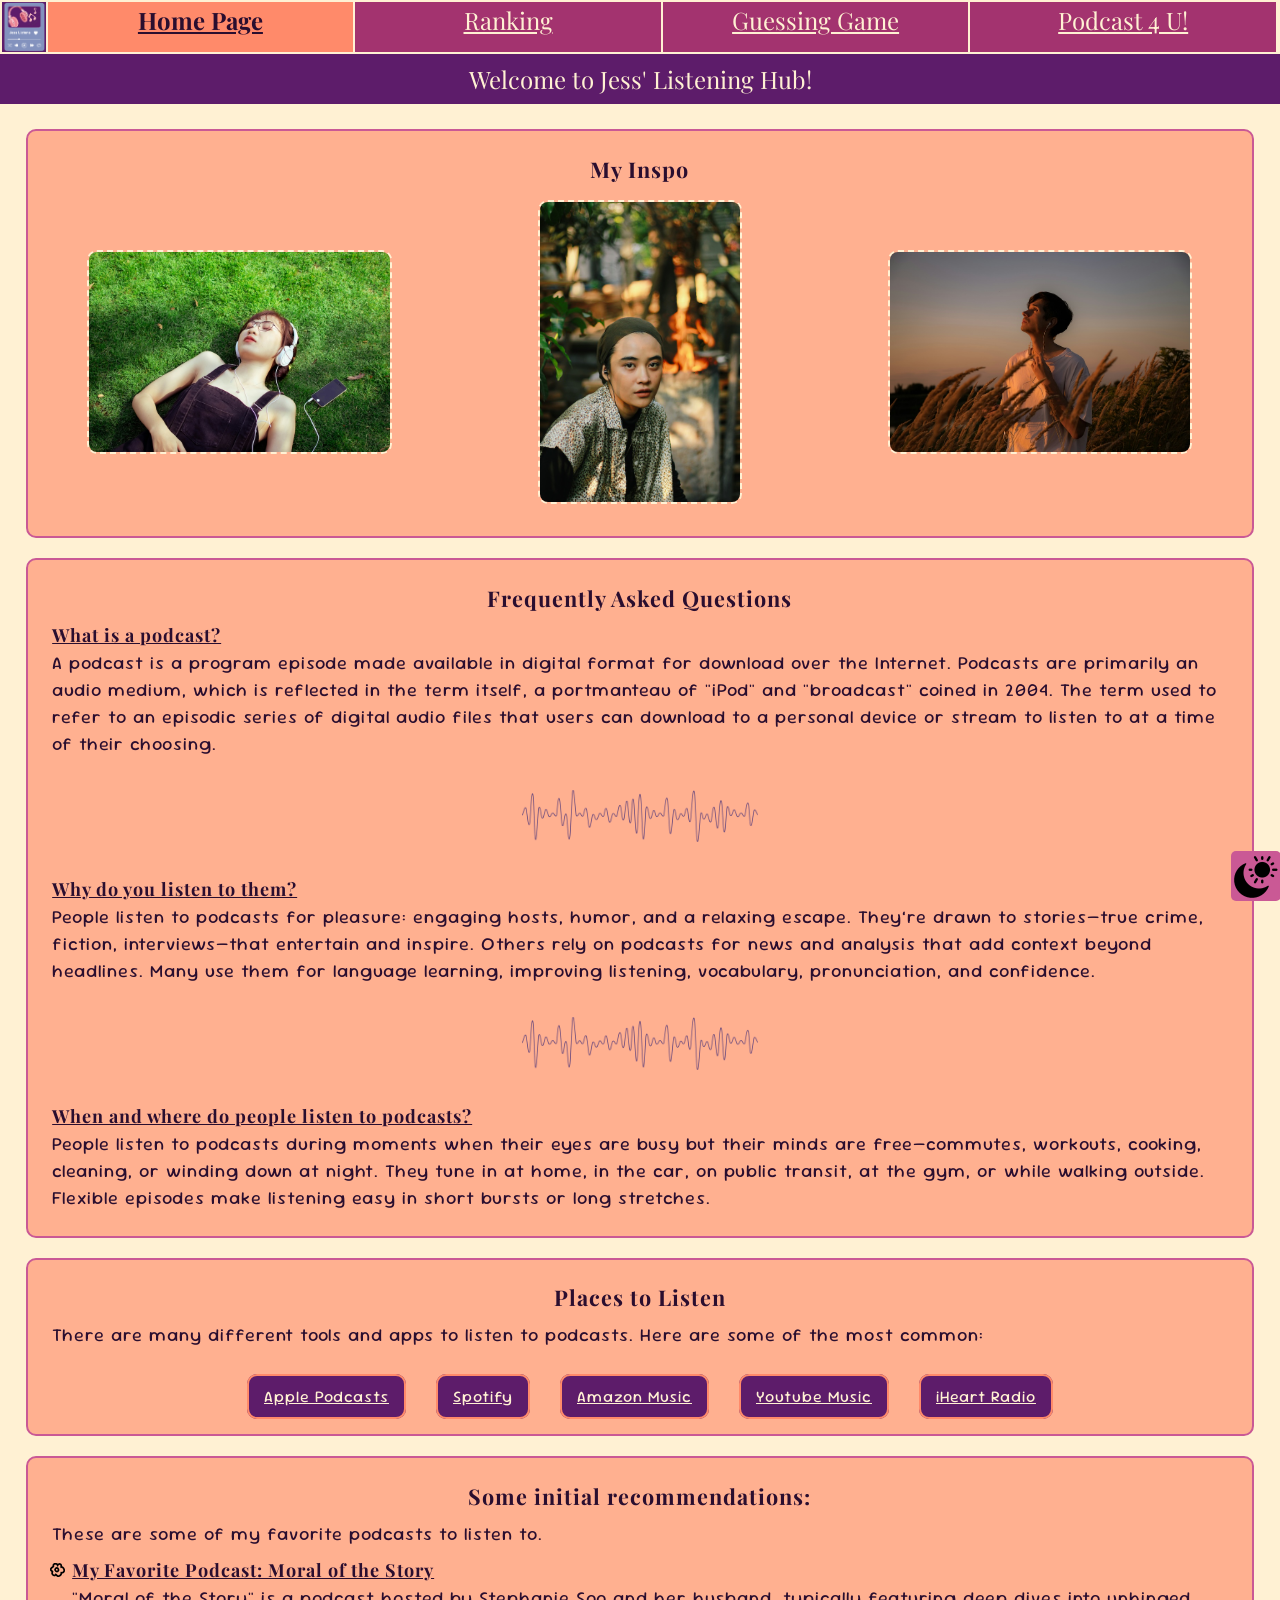
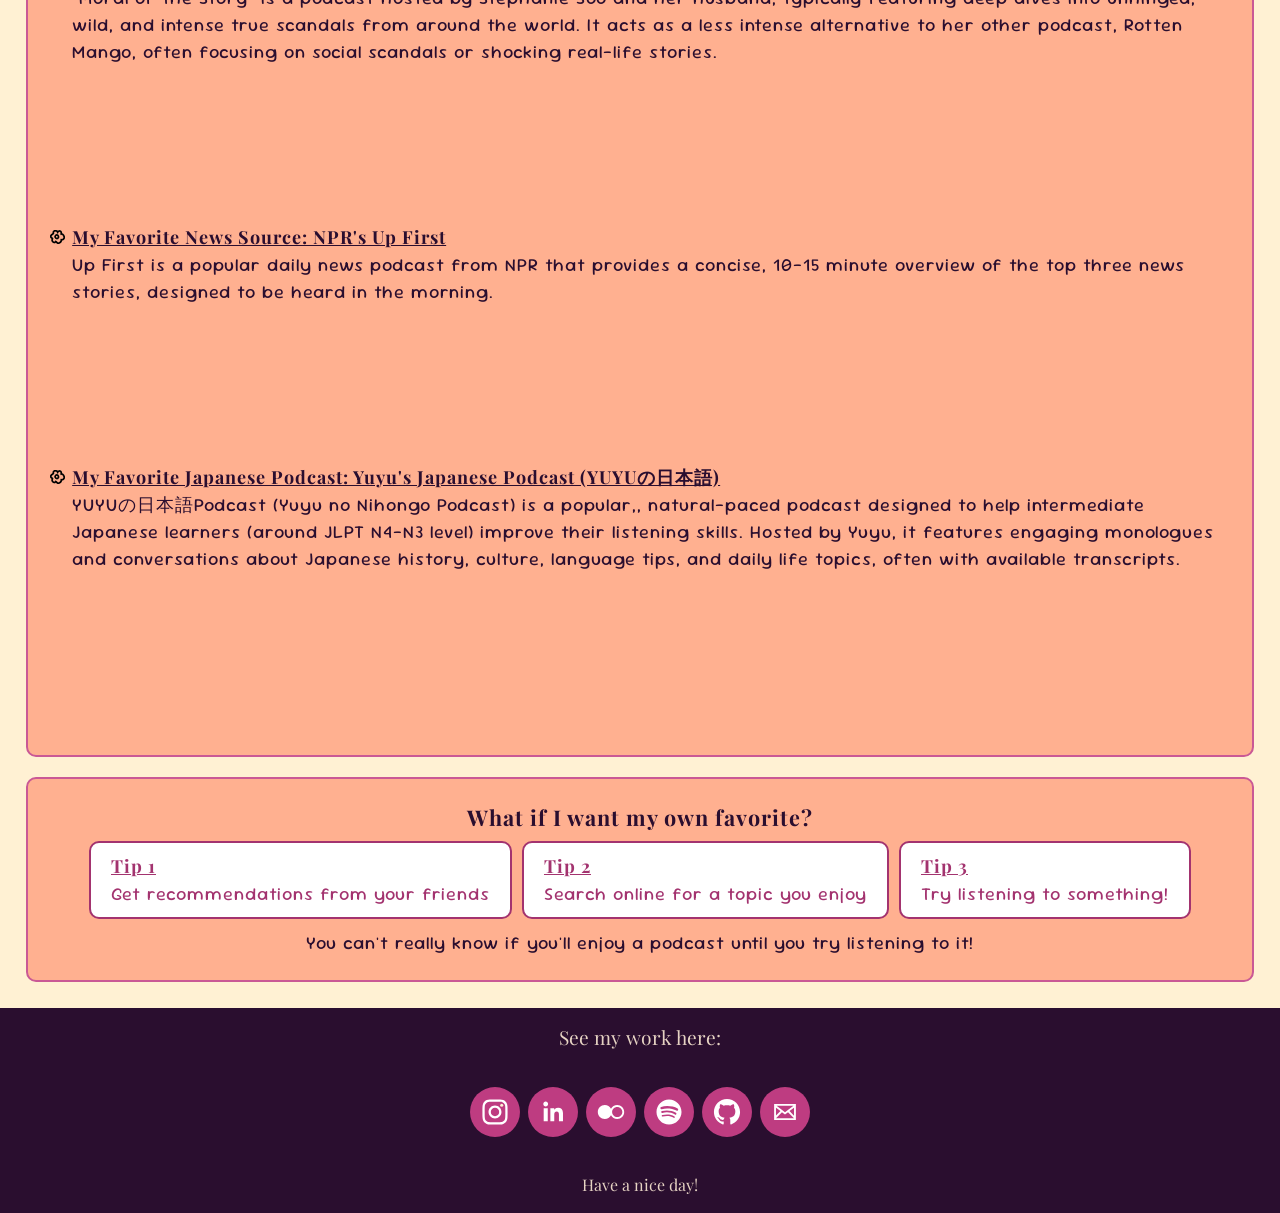
<file: index.html>
<!DOCTYPE html>
<html lang="en">
<head>
    <meta charset="UTF-8">
    <meta name="viewport" content="width=device-width, initial-scale=1.0">
    <title>Home Page</title>
    <link rel="stylesheet" href="css/html-reset.css">
    <link rel="stylesheet" href="css/styles.css">
    <link rel="preconnect" href="https://fonts.googleapis.com">
    <link rel="preconnect" href="https://fonts.gstatic.com" crossorigin>
    <link href="https://fonts.googleapis.com/css2?family=Inter:ital,opsz,wght@0,14..32,100..900;1,14..32,100..900&family=Playfair+Display:ital,wght@0,400..900;1,400..900&display=swap" rel="stylesheet">
    <link rel="preconnect" href="https://fonts.googleapis.com">
    <link rel="preconnect" href="https://fonts.gstatic.com" crossorigin>
    <link href="https://fonts.googleapis.com/css2?family=Sour+Gummy:ital,wght@0,100..900;1,100..900&display=swap" rel="stylesheet">
    <link rel="icon" type="image/x-icon" href="favicons/favicon.ico">
</head>
<body>
    <header>
        <div class="skip"><a href="#main">Skip to Main Content</a></div>
        <div class="flexor">
            <img class="logo" src="images/logo_transparent.png" alt="Jess Listens logo">
            <nav class="inner-container">
                <ul>
                    <li class="active"><a href = "index.html">Home Page</a></li>
                    <li><a href = "ranking.html">Ranking</a></li>
                    <li><a href = "guessing.html">Guessing Game</a></li>
                    <li><a href= "recommend.html">Podcast 4 U!</a></li>
                </ul>
            </nav>
        </div>
      <h1>Welcome to Jess' Listening Hub!</h1>
      <img tabindex= 0 class="toggle" src="favicons/dark.png" alt="toggle dark mode">
    </header>
    <main id="main">
    <section >
        <h2>My Inspo</h2>
        <!-- css for hover effect inspired by https://w3bits.com/css-image-hover-zoom/  -->
        <div class="image-set">
            <img class="horiz" src="images/grass.jpg" alt="person lying in grass listening to headphones">
            <img class="vert" src="images/gorg.jpg" alt="person in dramatic lighting listening to earbuds">
            <img class="horiz" src="images/drama.jpg" alt="person in field of wheat listening to earbuds">
        </div>
    </section>
    <section class="faq">
        <h2>Frequently Asked Questions</h2>
        <div class="q1">
            <h3>What is a podcast?</h3> <!-- Make h3 bold -->
            <blockquote cite="https://en.wikipedia.org/wiki/Podcast">
                A podcast is a program episode made available in digital format for download over the Internet. Podcasts are primarily an audio medium, which is reflected in the term itself, a portmanteau of "iPod" and "broadcast" coined in 2004. The term used to refer to an episodic series of digital audio files that users can download to a personal device or stream to listen to at a time of their choosing.
            </blockquote>
        </div>
        <img class="decor" src="images/Sound-Waves-PNG-Photo-4025058712.png" alt="">
        <div class="q2">
            <h3>Why do you listen to them?</h3>
            <p>
                People listen to podcasts for pleasure: engaging hosts, humor, and a relaxing escape. They’re drawn to stories—true crime, fiction, interviews—that entertain and inspire. Others rely on podcasts for news and analysis that add context beyond headlines. Many use them for language learning, improving listening, vocabulary, pronunciation, and confidence.
                <!-- From UM GPT with prompt: "create a 50 word blurb for why people listen to podcasts including reasons for pleasure, stories, news, and language learning and get rid of the explanation for where and when people listen to podcasts" -->
            </p>
        </div>
        <img class="decor" src="images/Sound-Waves-PNG-Photo-4025058712.png" alt="">
        <div class="q2">
            <h3>When and where do people listen to podcasts?</h3>
            <p>
                People listen to podcasts during moments when their eyes are busy but their minds are free—commutes, workouts, cooking, cleaning, or winding down at night. They tune in at home, in the car, on public transit, at the gym, or while walking outside. Flexible episodes make listening easy in short bursts or long stretches.
                <!-- From UM GPT with prompt: create a similar blurb for the question "When and where do people listen to podcasts"-->
            </p>
        </div>
    </section>
    <section class="sources">
        <h2>Places to Listen</h2>
        <p>There are many different tools and apps to listen to podcasts. Here are some of the most common:</p>
        <ul class="podcast-tools">
            <li>
                <a href="https://podcasts.apple.com/us/new" class="podcast_source apple button">
                    Apple Podcasts
                </a>
            </li>
            <li>
                    <a href="https://open.spotify.com/genre/podcasts-web" class="podcast_source spotify button">
                        Spotify
                    </a>
            </li>
            <li>
                    <a href="https://music.amazon.com/podcasts" class="podcast_source amazon button">
                        Amazon Music
                    </a>
            </li>
            <li>
                    <a href="https://music.youtube.com/podcasts" class="podcast_source youtube button">
                        Youtube Music
                    </a>
            </li>
            <li>
                    <a href="https://www.iheart.com/podcast" class="podcast_source iheart button">
                        iHeart Radio
                    </a>
            </li>
        </ul>
        <!--list of links came from NPR.com and was edited-->
    </section>
    <section class="initial_recs">
        <h2>Some initial recommendations:</h2>
        <p>These are some of my favorite podcasts to listen to.</p>
        <ul>
            <li>
                <h3>My Favorite Podcast: Moral of the Story</h3>
                <p>
                    "Moral of the Story" is a podcast hosted by Stephanie Soo and her husband, typically featuring deep dives into unhinged, wild, and intense true scandals from around the world. It acts as a less intense alternative to her other podcast, Rotten Mango, often focusing on social scandals or shocking real-life stories.
                </p>
                <!--Description came from Google AI Overview-->
                <div class="embeds">
                    <div class="spotify">
                        <iframe data-testid="embed-iframe" style="border-radius:12px" src="https://open.spotify.com/embed/show/1VoAfPc2yXoHcTrMw8Akim?utm_source=generator" width="300" height="152" frameBorder="0" allowfullscreen="" allow="autoplay; clipboard-write; encrypted-media; fullscreen; picture-in-picture" loading="lazy"></iframe>
                    </div>
                </div>
            </li>
            <li>
                <h3>My Favorite News Source: NPR's Up First</h3>
                <p>
                    Up First is a popular daily news podcast from NPR that provides a concise, 10–15 minute overview of the top three news stories, designed to be heard in the morning.
                </p>
                <!--Description came from Google AI Overview-->
                <div class="embeds">
                    <div class="spotify">
                        <iframe data-testid="embed-iframe" style="border-radius:12px" src="https://open.spotify.com/embed/show/2mTUnDkuKUkhiueKcVWoP0?utm_source=generator" width="300" height="152" frameBorder="0" allowfullscreen="" allow="autoplay; clipboard-write; encrypted-media; fullscreen; picture-in-picture" loading="lazy"></iframe>
                    </div>
                </div>
            </li>
            <li>
                <h3>My Favorite Japanese Podcast: Yuyu's Japanese Podcast (YUYUの日本語)</h3>
                <p>
                    YUYUの日本語Podcast (Yuyu no Nihongo Podcast) is a popular,, natural-paced podcast designed to help intermediate Japanese learners (around JLPT N4-N3 level) improve their listening skills. Hosted by Yuyu, it features engaging monologues and conversations about Japanese history, culture, language tips, and daily life topics, often with available transcripts.
                </p>
                <!--Description came from Google AI Overview-->
                <div class="embeds">
                    <div class="spotify">
                        <iframe data-testid="embed-iframe" style="border-radius:12px" src="https://open.spotify.com/embed/show/0hQDsR0brfk88Nls8fydo4?utm_source=generator" width="300" height="152" frameBorder="0" allowfullscreen="" allow="autoplay; clipboard-write; encrypted-media; fullscreen; picture-in-picture" loading="lazy"></iframe>
                    </div>
                </div>
            </li>
        </ul>
    </section>
    <section class="discovery">
        <h2>What if I want my own favorite?</h2>
        <div class="tip">
            <h3>Tip 1</h3>
            <p>Get recommendations from your friends</p>
        </div>
        <div class="tip">
            <h3>Tip 2</h3>
            <p>Search online for a topic you enjoy</p>
        </div>
        <div class="tip">
            <h3>Tip 3</h3>
            <p>Try listening to something!</p>
        </div>
        <div class="subtip">
            <p>You can't really know if you'll enjoy a podcast until you try listening to it!</p>
        </div>
    </section>
    </main>
    <footer>
        <h2>See my work here:</h2>
        <!-- Social Media Icon Set Made With NiftyButtons.com -->
        <div class="social-icons" style="display: flex; gap: 8px; flex-wrap: wrap; justify-content: flex-start;">
        <a class="bubble" href="https://www.instagram.com/jess.donoho/" target="_blank" rel="noopener" style="display: inline-flex; align-items: center; justify-content: center; width: 36px; height: 36px; padding: 7px; background: rgba(190, 60, 129, 1); border-radius: 50%; color: #ffffff;  text-decoration: none;" onmouseover="this.style.transform='translateY(-4px)'; " onmouseout="this.style.transform=''; this.style.filter=''; this.style.animation='';">
            <svg class="niftybutton-instagram" data-donate="true" data-tag="ins" data-name="Instagram" viewBox="0 0 512 512" preserveAspectRatio="xMidYMid meet" width="36px" height="36px" style="width: 36px; height: 36px; display: block; fill: #fff1d3;"><title>Instagram social icon</title>
            <path d="M256 109.3c47.8 0 53.4 0.2 72.3 1 17.4 0.8 26.9 3.7 33.2 6.2 8.4 3.2 14.3 7.1 20.6 13.4 6.3 6.3 10.1 12.2 13.4 20.6 2.5 6.3 5.4 15.8 6.2 33.2 0.9 18.9 1 24.5 1 72.3s-0.2 53.4-1 72.3c-0.8 17.4-3.7 26.9-6.2 33.2 -3.2 8.4-7.1 14.3-13.4 20.6 -6.3 6.3-12.2 10.1-20.6 13.4 -6.3 2.5-15.8 5.4-33.2 6.2 -18.9 0.9-24.5 1-72.3 1s-53.4-0.2-72.3-1c-17.4-0.8-26.9-3.7-33.2-6.2 -8.4-3.2-14.3-7.1-20.6-13.4 -6.3-6.3-10.1-12.2-13.4-20.6 -2.5-6.3-5.4-15.8-6.2-33.2 -0.9-18.9-1-24.5-1-72.3s0.2-53.4 1-72.3c0.8-17.4 3.7-26.9 6.2-33.2 3.2-8.4 7.1-14.3 13.4-20.6 6.3-6.3 12.2-10.1 20.6-13.4 6.3-2.5 15.8-5.4 33.2-6.2C202.6 109.5 208.2 109.3 256 109.3M256 77.1c-48.6 0-54.7 0.2-73.8 1.1 -19 0.9-32.1 3.9-43.4 8.3 -11.8 4.6-21.7 10.7-31.7 20.6 -9.9 9.9-16.1 19.9-20.6 31.7 -4.4 11.4-7.4 24.4-8.3 43.4 -0.9 19.1-1.1 25.2-1.1 73.8 0 48.6 0.2 54.7 1.1 73.8 0.9 19 3.9 32.1 8.3 43.4 4.6 11.8 10.7 21.7 20.6 31.7 9.9 9.9 19.9 16.1 31.7 20.6 11.4 4.4 24.4 7.4 43.4 8.3 19.1 0.9 25.2 1.1 73.8 1.1s54.7-0.2 73.8-1.1c19-0.9 32.1-3.9 43.4-8.3 11.8-4.6 21.7-10.7 31.7-20.6 9.9-9.9 16.1-19.9 20.6-31.7 4.4-11.4 7.4-24.4 8.3-43.4 0.9-19.1 1.1-25.2 1.1-73.8s-0.2-54.7-1.1-73.8c-0.9-19-3.9-32.1-8.3-43.4 -4.6-11.8-10.7-21.7-20.6-31.7 -9.9-9.9-19.9-16.1-31.7-20.6 -11.4-4.4-24.4-7.4-43.4-8.3C310.7 77.3 304.6 77.1 256 77.1L256 77.1z" fill="#fff1d3"></path>
            <path d="M256 164.1c-50.7 0-91.9 41.1-91.9 91.9s41.1 91.9 91.9 91.9 91.9-41.1 91.9-91.9S306.7 164.1 256 164.1zM256 315.6c-32.9 0-59.6-26.7-59.6-59.6s26.7-59.6 59.6-59.6 59.6 26.7 59.6 59.6S288.9 315.6 256 315.6z" fill="#fff1d3"></path>
            <circle cx="351.5" cy="160.5" r="21.5" fill="#fff1d3"></circle>
        </svg>
        </a>
        <a class="bubble" href="https://www.linkedin.com/in/jessica-donoho/" target="_blank" rel="noopener" style="display: inline-flex; align-items: center; justify-content: center; width: 36px; height: 36px; padding: 7px; background: rgba(190, 60, 129, 1); border-radius: 50%; color: #fff; text-decoration: none;" onmouseover="this.style.transform='translateY(-4px)'; " onmouseout="this.style.transform=''; this.style.filter=''; this.style.animation='';">
            <svg class="niftybutton-linkedin" data-donate="true" data-tag="lin" data-name="LinkedIn" viewBox="0 0 512 512" preserveAspectRatio="xMidYMid meet" width="36px" height="36px" style="width: 36px; height: 36px; display: block; fill: #fff1d3;"><title>LinkedIn social icon</title>
            <path d="M186.4 142.4c0 19-15.3 34.5-34.2 34.5 -18.9 0-34.2-15.4-34.2-34.5 0-19 15.3-34.5 34.2-34.5C171.1 107.9 186.4 123.4 186.4 142.4zM181.4 201.3h-57.8V388.1h57.8V201.3zM273.8 201.3h-55.4V388.1h55.4c0 0 0-69.3 0-98 0-26.3 12.1-41.9 35.2-41.9 21.3 0 31.5 15 31.5 41.9 0 26.9 0 98 0 98h57.5c0 0 0-68.2 0-118.3 0-50-28.3-74.2-68-74.2 -39.6 0-56.3 30.9-56.3 30.9v-25.2H273.8z" fill="#fff1d3"></path>
        </svg>
        </a>
        <a class="bubble" href="https://www.flickr.com/photos/201592639@N07/" target="_blank" rel="noopener" style="display: inline-flex; align-items: center; justify-content: center; width: 36px; height: 36px; padding: 7px; background: rgba(190, 60, 129, 1); border-radius: 50%; color: #fff; text-decoration: none;" onmouseover="this.style.transform='translateY(-4px)'; " onmouseout="this.style.transform=''; this.style.filter=''; this.style.animation='';">
            <svg class="niftybutton-flickr" data-donate="true" data-tag="fli" data-name="Flickr" viewBox="0 0 512 512" preserveAspectRatio="xMidYMid meet" width="36px" height="36px" style="width: 36px; height: 36px; display: block; fill: #fff1d3;"><title>Flickr social icon</title>
            <path d="M344.5 156.9c-38.7 0-72.1 22.1-88.5 54.4 -16.4-32.3-49.8-54.4-88.5-54.4 -54.8 0-99.1 44.4-99.1 99.1 0 54.8 44.4 99.1 99.1 99.1 38.6 0 72.1-22.1 88.5-54.4 16.4 32.3 49.8 54.4 88.5 54.4 54.8 0 99.1-44.4 99.1-99.1C443.6 201.2 399.2 156.9 344.5 156.9zM344.5 328.7c-40.1 0-72.7-32.6-72.7-72.7s32.6-72.7 72.7-72.7 72.7 32.6 72.7 72.7C417.2 296.1 384.6 328.7 344.5 328.7z" fill="#fff1d3"></path>
        </svg>
        </a>
        <a class="bubble" href="https://open.spotify.com/user/lolkittty?si=62988325d5844cb1" target="_blank" rel="noopener" style="display: inline-flex; align-items: center; justify-content: center; width: 36px; height: 36px; padding: 7px; background: rgba(190, 60, 129, 1); border-radius: 50%; color: #fff;  text-decoration: none;" onmouseover="this.style.transform='translateY(-4px)'; " onmouseout="this.style.transform=''; this.style.filter=''; this.style.animation='';">
            <svg class="niftybutton-spotify" data-donate="true" data-tag="spo" data-name="Spotify" viewBox="0 0 512 512" preserveAspectRatio="xMidYMid meet" width="36px" height="36px" style="width: 36px; height: 36px; display: block; fill: #fff1d3;"><title>Spotify social icon</title>
            <path d="M256 78c-98.3 0-178 79.7-178 178 0 98.31 79.7 178 178 178 98.31 0 178-79.69 178-178 0-98.3-79.69-178-178-178zm81.63 256.73a11.09 11.09 0 0 1-15.26 3.68c-41.8-25.53-94.4-31.31-156.37-17.16a11.1 11.1 0 0 1-4.93-21.64c67.8-15.49 125.96-8.82 172.88 19.86a11.1 11.1 0 0 1 3.68 15.26zm21.79-48.47a13.88 13.88 0 0 1-19.1 4.57c-47.84-29.4-120.77-37.92-177.36-20.74a13.9 13.9 0 0 1-17.32-9.25 13.9 13.9 0 0 1 9.25-17.3c64.65-19.62 145.01-10.12 199.96 23.64a13.87 13.87 0 0 1 4.56 19.08zm1.87-50.47c-57.37-34.07-152.02-37.2-206.8-20.58a16.65 16.65 0 1 1-9.66-31.87c62.88-19.08 167.4-15.4 233.45 23.81a16.63 16.63 0 0 1 5.82 22.82 16.63 16.63 0 0 1-22.8 5.82h-.01z" fill="#fff1d3"></path>
        </svg>
        </a>
        <a class="bubble" href="https://github.com/jessicadonoho" target="_blank" rel="noopener" style="display: inline-flex; align-items: center; justify-content: center; width: 36px; height: 36px; padding: 7px; background: rgba(190, 60, 129, 1); border-radius: 50%; color: #fff; text-decoration: none;" onmouseover="this.style.transform='translateY(-4px)'; " onmouseout="this.style.transform=''; this.style.filter=''; this.style.animation='';">
            <svg class="niftybutton-github" data-donate="true" data-tag="git" data-name="Github" viewBox="0 0 512 512" preserveAspectRatio="xMidYMid meet" width="36px" height="36px" style="width: 36px; height: 36px; display: block; fill: #fff1d3;"><title>Github social icon</title>
            <path d="M256 70.7c-102.6 0-185.9 83.2-185.9 185.9 0 82.1 53.3 151.8 127.1 176.4 9.3 1.7 12.3-4 12.3-8.9V389.4c-51.7 11.3-62.5-21.9-62.5-21.9 -8.4-21.5-20.6-27.2-20.6-27.2 -16.9-11.5 1.3-11.3 1.3-11.3 18.7 1.3 28.5 19.2 28.5 19.2 16.6 28.4 43.5 20.2 54.1 15.4 1.7-12 6.5-20.2 11.8-24.9 -41.3-4.7-84.7-20.6-84.7-91.9 0-20.3 7.3-36.9 19.2-49.9 -1.9-4.7-8.3-23.6 1.8-49.2 0 0 15.6-5 51.1 19.1 14.8-4.1 30.7-6.2 46.5-6.3 15.8 0.1 31.7 2.1 46.6 6.3 35.5-24 51.1-19.1 51.1-19.1 10.1 25.6 3.8 44.5 1.8 49.2 11.9 13 19.1 29.6 19.1 49.9 0 71.4-43.5 87.1-84.9 91.7 6.7 5.8 12.8 17.1 12.8 34.4 0 24.9 0 44.9 0 51 0 4.9 3 10.7 12.4 8.9 73.8-24.6 127-94.3 127-176.4C441.9 153.9 358.6 70.7 256 70.7z" fill="#fff1d3"></path>
        </svg>
        </a>
        <a class="bubble" href="mailto:jdonoho@umich.edu" target="_blank" rel="noopener" style="display: inline-flex; align-items: center; justify-content: center; width: 36px; height: 36px; padding: 7px; background: rgba(190, 60, 129, 1); border-radius: 50%; color: #fff; text-decoration: none;" onmouseover="this.style.transform='translateY(-4px)'; " onmouseout="this.style.transform=''; this.style.filter=''; this.style.animation='';">
            <svg class="niftybutton-email" data-donate="true" data-tag="ema" data-name="Email" viewBox="0 0 512 512" preserveAspectRatio="xMidYMid meet" width="36px" height="36px" style="width: 36px; height: 36px; display: block; fill: #fff1d3;"><title>Email icon</title>
            <path d="M101.3 141.6v228.9h0.3 308.4 0.8V141.6H101.3zM375.7 167.8l-119.7 91.5 -119.6-91.5H375.7zM127.6 194.1l64.1 49.1 -64.1 64.1V194.1zM127.8 344.2l84.9-84.9 43.2 33.1 43-32.9 84.7 84.7L127.8 344.2 127.8 344.2zM384.4 307.8l-64.4-64.4 64.4-49.3V307.8z" fill="#fff1d3"></path>
        </svg>
        </a>
        </div>
        <p>Have a nice day!</p>
    </footer>
<script src="js/toggle.js"></script>
</body>
</html>
</file>
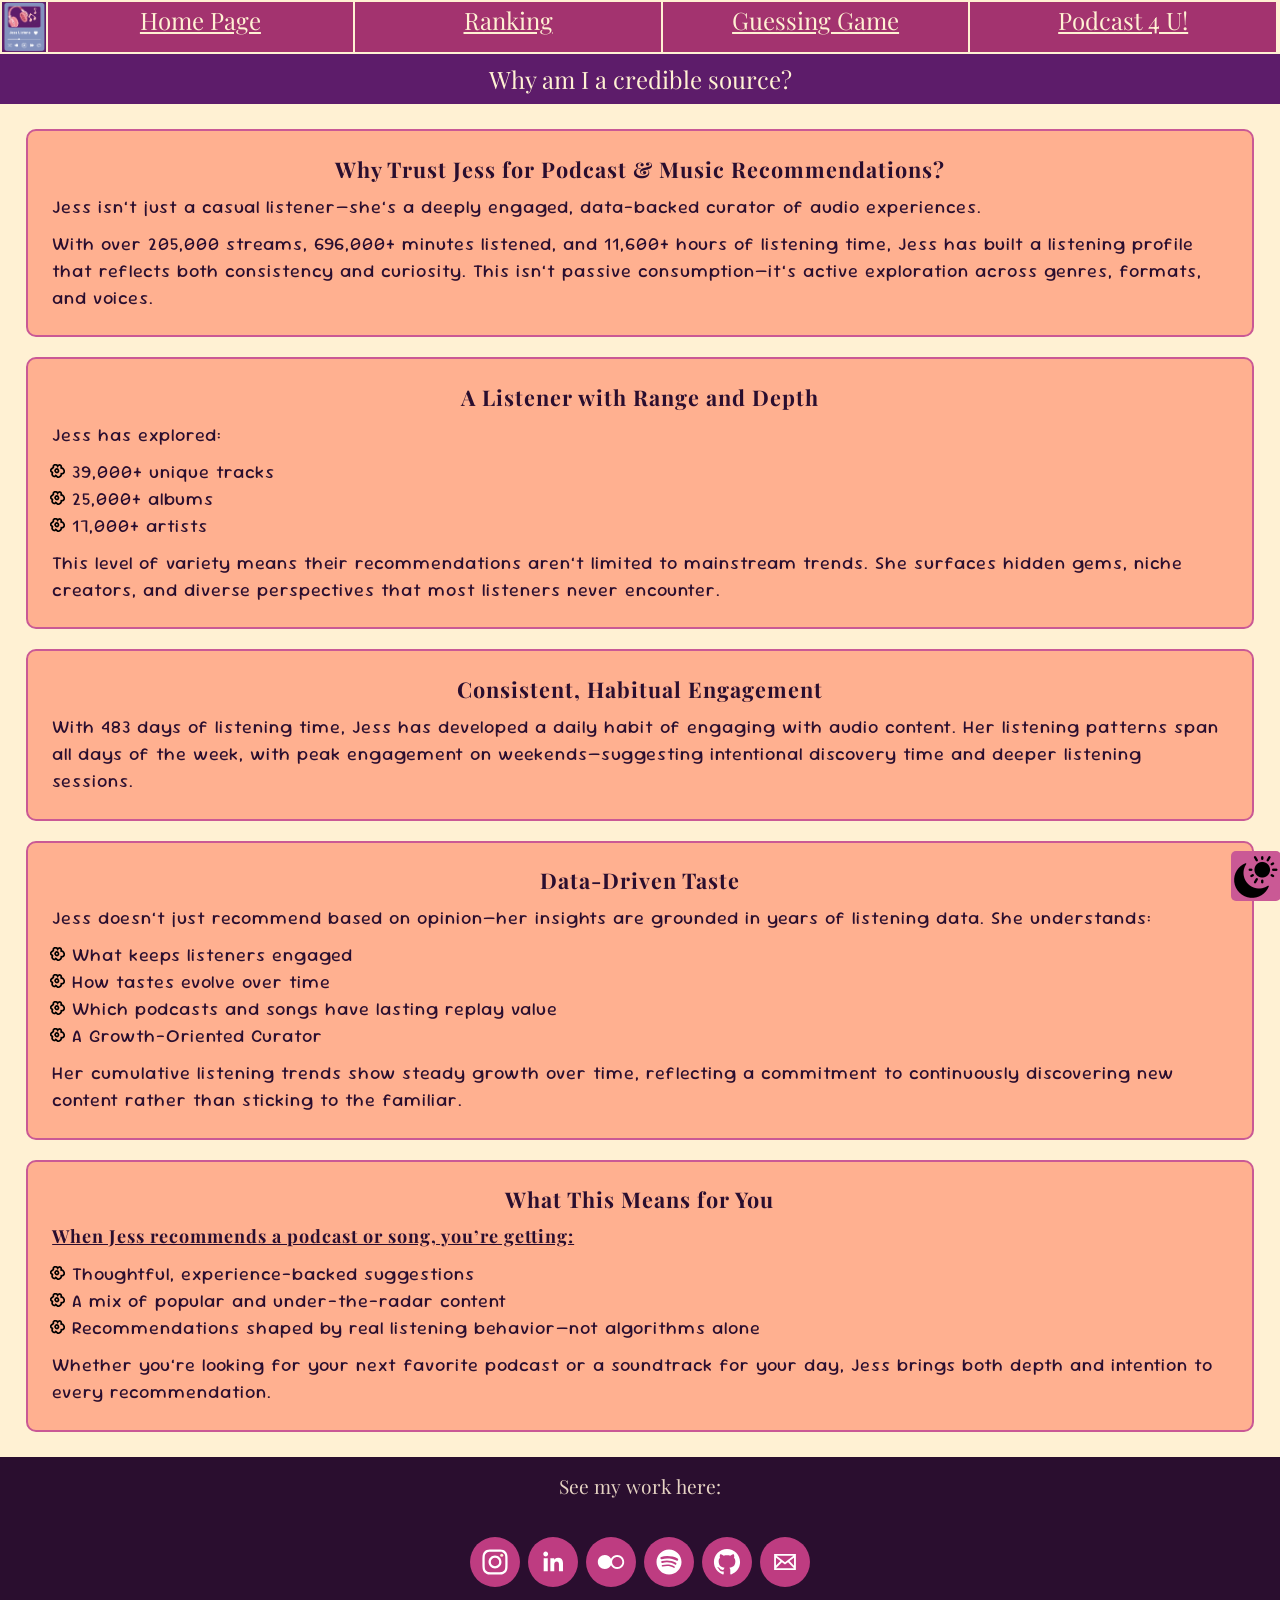
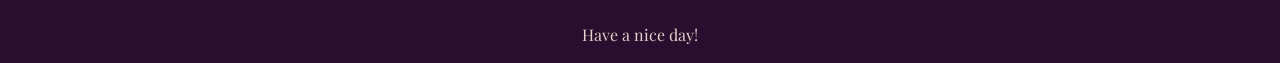
<file: credibility.html>
<!DOCTYPE html>
<html lang="en">
<head>
    <meta charset="UTF-8">
    <meta name="viewport" content="width=device-width, initial-scale=1.0">
    <title>Home Page</title>
    <link rel="stylesheet" href="css/html-reset.css">
    <link rel="stylesheet" href="css/styles.css">
    <link rel="preconnect" href="https://fonts.googleapis.com">
    <link rel="preconnect" href="https://fonts.gstatic.com" crossorigin>
    <link href="https://fonts.googleapis.com/css2?family=Inter:ital,opsz,wght@0,14..32,100..900;1,14..32,100..900&family=Playfair+Display:ital,wght@0,400..900;1,400..900&display=swap" rel="stylesheet">
    <link rel="preconnect" href="https://fonts.googleapis.com">
    <link rel="preconnect" href="https://fonts.gstatic.com" crossorigin>
    <link href="https://fonts.googleapis.com/css2?family=Sour+Gummy:ital,wght@0,100..900;1,100..900&display=swap" rel="stylesheet">
    <link rel="icon" type="image/x-icon" href="favicons/favicon.ico">
<body>
    <header>
        <div class="skip"><a href="#main">Skip to Main Content</a></div>
        <div class="flexor">
            <img class="logo" src="images/logo_transparent.png"  alt="Jess Listens logo">
            <nav class="inner-container">
                <ul>
                    <li><a href = "index.html">Home Page</a></li>
                    <li><a href = "ranking.html">Ranking</a></li>
                    <li><a href = "guessing.html">Guessing Game</a></li>
                    <li><a href= "recommend.html">Podcast 4 U!</a></li>
                </ul>
        </div>
        </nav>
      <h1>Why am I a credible source?</h1>
      <img tabindex= 0 class="toggle" src="favicons/dark.png" alt="toggle dark mode">
    </header>
    <main id="main">
        <section class="why">
            <h2>Why Trust Jess for Podcast & Music Recommendations?</h2>
            <p>Jess isn’t just a casual listener—she’s a deeply engaged, data-backed curator of audio experiences.</p>
            <p>With over 205,000 streams, 696,000+ minutes listened, and 11,600+ hours of listening time, Jess has built a listening profile that reflects both consistency and curiosity. This isn’t passive consumption—it’s active exploration across genres, formats, and voices.</p>
        </section>

        <section class="range">
            <h2>A Listener with Range and Depth</h2>
            <p>Jess has explored:</p>
            <ul>
                <li>39,000+ unique tracks</li>
                <li>25,000+ albums</li>
                <li>17,000+ artists</li>
            </ul>
            <p>This level of variety means their recommendations aren’t limited to mainstream trends. She surfaces hidden gems, niche creators, and diverse perspectives that most listeners never encounter.</p>
        </section>

        <section class="consistent">
            <h2>Consistent, Habitual Engagement</h2>
            <p>With 483 days of listening time, Jess has developed a daily habit of engaging with audio content. Her listening patterns span all days of the week, with peak engagement on weekends—suggesting intentional discovery time and deeper listening sessions.</p>
        </section>

        <section class="data">
            <h2>Data-Driven Taste</h2>
            <p>Jess doesn’t just recommend based on opinion—her insights are grounded in years of listening data. She understands:</p>
            <ul>
                <li>What keeps listeners engaged</li>
                <li>How tastes evolve over time</li>
                <li>Which podcasts and songs have lasting replay value</li>
                <li>A Growth-Oriented Curator</li>
            </ul>
            <p>Her cumulative listening trends show steady growth over time, reflecting a commitment to continuously discovering new content rather than sticking to the familiar.</p>
        </section>

        <section class="important">
            <h2>What This Means for You</h2>
            <h3>When Jess recommends a podcast or song, you’re getting:</h3>
            <ul>
                <li>Thoughtful, experience-backed suggestions</li>
                <li>A mix of popular and under-the-radar content</li>
                <li>Recommendations shaped by real listening behavior—not algorithms alone</li>
            </ul>
            <p>Whether you’re looking for your next favorite podcast or a soundtrack for your day, Jess brings both depth and intention to every recommendation.</p>
        </section>
    </main>
    <footer>
        <h2>See my work here:</h2>
        <!-- Social Media Icon Set Made With NiftyButtons.com -->
        <div class="social-icons" style="display: flex; gap: 8px; flex-wrap: wrap; justify-content: flex-start;">
        <a class="bubble" href="https://www.instagram.com/jess.donoho/" target="_blank" rel="noopener" style="display: inline-flex; align-items: center; justify-content: center; width: 36px; height: 36px; padding: 7px; background: rgba(190, 60, 129, 1); border-radius: 50%; color: #fff1d3; text-decoration: none;" onmouseover="this.style.transform='translateY(-4px)'; " onmouseout="this.style.transform=''; this.style.filter=''; this.style.animation='';">
            <svg class="niftybutton-instagram" data-donate="true" data-tag="ins" data-name="Instagram" viewBox="0 0 512 512" preserveAspectRatio="xMidYMid meet" width="36px" height="36px" style="width: 36px; height: 36px; display: block; fill: #fff1d3;"><title>Instagram social icon</title>
            <path d="M256 109.3c47.8 0 53.4 0.2 72.3 1 17.4 0.8 26.9 3.7 33.2 6.2 8.4 3.2 14.3 7.1 20.6 13.4 6.3 6.3 10.1 12.2 13.4 20.6 2.5 6.3 5.4 15.8 6.2 33.2 0.9 18.9 1 24.5 1 72.3s-0.2 53.4-1 72.3c-0.8 17.4-3.7 26.9-6.2 33.2 -3.2 8.4-7.1 14.3-13.4 20.6 -6.3 6.3-12.2 10.1-20.6 13.4 -6.3 2.5-15.8 5.4-33.2 6.2 -18.9 0.9-24.5 1-72.3 1s-53.4-0.2-72.3-1c-17.4-0.8-26.9-3.7-33.2-6.2 -8.4-3.2-14.3-7.1-20.6-13.4 -6.3-6.3-10.1-12.2-13.4-20.6 -2.5-6.3-5.4-15.8-6.2-33.2 -0.9-18.9-1-24.5-1-72.3s0.2-53.4 1-72.3c0.8-17.4 3.7-26.9 6.2-33.2 3.2-8.4 7.1-14.3 13.4-20.6 6.3-6.3 12.2-10.1 20.6-13.4 6.3-2.5 15.8-5.4 33.2-6.2C202.6 109.5 208.2 109.3 256 109.3M256 77.1c-48.6 0-54.7 0.2-73.8 1.1 -19 0.9-32.1 3.9-43.4 8.3 -11.8 4.6-21.7 10.7-31.7 20.6 -9.9 9.9-16.1 19.9-20.6 31.7 -4.4 11.4-7.4 24.4-8.3 43.4 -0.9 19.1-1.1 25.2-1.1 73.8 0 48.6 0.2 54.7 1.1 73.8 0.9 19 3.9 32.1 8.3 43.4 4.6 11.8 10.7 21.7 20.6 31.7 9.9 9.9 19.9 16.1 31.7 20.6 11.4 4.4 24.4 7.4 43.4 8.3 19.1 0.9 25.2 1.1 73.8 1.1s54.7-0.2 73.8-1.1c19-0.9 32.1-3.9 43.4-8.3 11.8-4.6 21.7-10.7 31.7-20.6 9.9-9.9 16.1-19.9 20.6-31.7 4.4-11.4 7.4-24.4 8.3-43.4 0.9-19.1 1.1-25.2 1.1-73.8s-0.2-54.7-1.1-73.8c-0.9-19-3.9-32.1-8.3-43.4 -4.6-11.8-10.7-21.7-20.6-31.7 -9.9-9.9-19.9-16.1-31.7-20.6 -11.4-4.4-24.4-7.4-43.4-8.3C310.7 77.3 304.6 77.1 256 77.1L256 77.1z" fill="#fff1d3"></path>
            <path d="M256 164.1c-50.7 0-91.9 41.1-91.9 91.9s41.1 91.9 91.9 91.9 91.9-41.1 91.9-91.9S306.7 164.1 256 164.1zM256 315.6c-32.9 0-59.6-26.7-59.6-59.6s26.7-59.6 59.6-59.6 59.6 26.7 59.6 59.6S288.9 315.6 256 315.6z" fill="#fff1d3"></path>
            <circle cx="351.5" cy="160.5" r="21.5" fill="#fff1d3"></circle>
        </svg>
        </a>
        <a class="bubble" href="https://www.linkedin.com/in/jessica-donoho/" target="_blank" rel="noopener" style="display: inline-flex; align-items: center; justify-content: center; width: 36px; height: 36px; padding: 7px; background: rgba(190, 60, 129, 1); border-radius: 50%; color: #fff1d3; text-decoration: none;" onmouseover="this.style.transform='translateY(-4px)'; " onmouseout="this.style.transform=''; this.style.filter=''; this.style.animation='';">
            <svg class="niftybutton-linkedin" data-donate="true" data-tag="lin" data-name="LinkedIn" viewBox="0 0 512 512" preserveAspectRatio="xMidYMid meet" width="36px" height="36px" style="width: 36px; height: 36px; display: block; fill: #fff1d3;"><title>LinkedIn social icon</title>
            <path d="M186.4 142.4c0 19-15.3 34.5-34.2 34.5 -18.9 0-34.2-15.4-34.2-34.5 0-19 15.3-34.5 34.2-34.5C171.1 107.9 186.4 123.4 186.4 142.4zM181.4 201.3h-57.8V388.1h57.8V201.3zM273.8 201.3h-55.4V388.1h55.4c0 0 0-69.3 0-98 0-26.3 12.1-41.9 35.2-41.9 21.3 0 31.5 15 31.5 41.9 0 26.9 0 98 0 98h57.5c0 0 0-68.2 0-118.3 0-50-28.3-74.2-68-74.2 -39.6 0-56.3 30.9-56.3 30.9v-25.2H273.8z" fill="#fff1d3"></path>
        </svg>
        </a>
        <a class="bubble" href="https://www.flickr.com/photos/201592639@N07/" target="_blank" rel="noopener" style="display: inline-flex; align-items: center; justify-content: center; width: 36px; height: 36px; padding: 7px; background: rgba(190, 60, 129, 1); border-radius: 50%; color: #fff1d3; text-decoration: none;" onmouseover="this.style.transform='translateY(-4px)'; " onmouseout="this.style.transform=''; this.style.filter=''; this.style.animation='';">
            <svg class="niftybutton-flickr" data-donate="true" data-tag="fli" data-name="Flickr" viewBox="0 0 512 512" preserveAspectRatio="xMidYMid meet" width="36px" height="36px" style="width: 36px; height: 36px; display: block; fill: #fff1d3;"><title>Flickr social icon</title>
            <path d="M344.5 156.9c-38.7 0-72.1 22.1-88.5 54.4 -16.4-32.3-49.8-54.4-88.5-54.4 -54.8 0-99.1 44.4-99.1 99.1 0 54.8 44.4 99.1 99.1 99.1 38.6 0 72.1-22.1 88.5-54.4 16.4 32.3 49.8 54.4 88.5 54.4 54.8 0 99.1-44.4 99.1-99.1C443.6 201.2 399.2 156.9 344.5 156.9zM344.5 328.7c-40.1 0-72.7-32.6-72.7-72.7s32.6-72.7 72.7-72.7 72.7 32.6 72.7 72.7C417.2 296.1 384.6 328.7 344.5 328.7z" fill="#fff1d3"></path>
        </svg>
        </a>
        <a class="bubble" href="https://open.spotify.com/user/lolkittty?si=62988325d5844cb1" target="_blank" rel="noopener" style="display: inline-flex; align-items: center; justify-content: center; width: 36px; height: 36px; padding: 7px; background: rgba(190, 60, 129, 1); border-radius: 50%; color: #fff1d3; text-decoration: none;" onmouseover="this.style.transform='translateY(-4px)'; " onmouseout="this.style.transform=''; this.style.filter=''; this.style.animation='';">
            <svg class="niftybutton-spotify" data-donate="true" data-tag="spo" data-name="Spotify" viewBox="0 0 512 512" preserveAspectRatio="xMidYMid meet" width="36px" height="36px" style="width: 36px; height: 36px; display: block; fill: #fff1d3;"><title>Spotify social icon</title>
            <path d="M256 78c-98.3 0-178 79.7-178 178 0 98.31 79.7 178 178 178 98.31 0 178-79.69 178-178 0-98.3-79.69-178-178-178zm81.63 256.73a11.09 11.09 0 0 1-15.26 3.68c-41.8-25.53-94.4-31.31-156.37-17.16a11.1 11.1 0 0 1-4.93-21.64c67.8-15.49 125.96-8.82 172.88 19.86a11.1 11.1 0 0 1 3.68 15.26zm21.79-48.47a13.88 13.88 0 0 1-19.1 4.57c-47.84-29.4-120.77-37.92-177.36-20.74a13.9 13.9 0 0 1-17.32-9.25 13.9 13.9 0 0 1 9.25-17.3c64.65-19.62 145.01-10.12 199.96 23.64a13.87 13.87 0 0 1 4.56 19.08zm1.87-50.47c-57.37-34.07-152.02-37.2-206.8-20.58a16.65 16.65 0 1 1-9.66-31.87c62.88-19.08 167.4-15.4 233.45 23.81a16.63 16.63 0 0 1 5.82 22.82 16.63 16.63 0 0 1-22.8 5.82h-.01z" fill="#fff1d3"></path>
        </svg>
        </a>
        <a class="bubble" href="https://github.com/jessicadonoho" target="_blank" rel="noopener" style="display: inline-flex; align-items: center; justify-content: center; width: 36px; height: 36px; padding: 7px; background: rgba(190, 60, 129, 1); border-radius: 50%; color: #fff1d3; text-decoration: none;" onmouseover="this.style.transform='translateY(-4px)'; " onmouseout="this.style.transform=''; this.style.filter=''; this.style.animation='';">
            <svg class="niftybutton-github" data-donate="true" data-tag="git" data-name="Github" viewBox="0 0 512 512" preserveAspectRatio="xMidYMid meet" width="36px" height="36px" style="width: 36px; height: 36px; display: block; fill: #fff1d3;"><title>Github social icon</title>
            <path d="M256 70.7c-102.6 0-185.9 83.2-185.9 185.9 0 82.1 53.3 151.8 127.1 176.4 9.3 1.7 12.3-4 12.3-8.9V389.4c-51.7 11.3-62.5-21.9-62.5-21.9 -8.4-21.5-20.6-27.2-20.6-27.2 -16.9-11.5 1.3-11.3 1.3-11.3 18.7 1.3 28.5 19.2 28.5 19.2 16.6 28.4 43.5 20.2 54.1 15.4 1.7-12 6.5-20.2 11.8-24.9 -41.3-4.7-84.7-20.6-84.7-91.9 0-20.3 7.3-36.9 19.2-49.9 -1.9-4.7-8.3-23.6 1.8-49.2 0 0 15.6-5 51.1 19.1 14.8-4.1 30.7-6.2 46.5-6.3 15.8 0.1 31.7 2.1 46.6 6.3 35.5-24 51.1-19.1 51.1-19.1 10.1 25.6 3.8 44.5 1.8 49.2 11.9 13 19.1 29.6 19.1 49.9 0 71.4-43.5 87.1-84.9 91.7 6.7 5.8 12.8 17.1 12.8 34.4 0 24.9 0 44.9 0 51 0 4.9 3 10.7 12.4 8.9 73.8-24.6 127-94.3 127-176.4C441.9 153.9 358.6 70.7 256 70.7z" fill="#fff1d3"></path>
        </svg>
        </a>
        <a class="bubble" href="mailto:jdonoho@umich.edu" target="_blank" rel="noopener" style="display: inline-flex; align-items: center; justify-content: center; width: 36px; height: 36px; padding: 7px; background: rgba(190, 60, 129, 1); border-radius: 50%; color: #fff1d3; text-decoration: none;" onmouseover="this.style.transform='translateY(-4px)'; " onmouseout="this.style.transform=''; this.style.filter=''; this.style.animation='';">
            <svg class="niftybutton-email" data-donate="true" data-tag="ema" data-name="Email" viewBox="0 0 512 512" preserveAspectRatio="xMidYMid meet" width="36px" height="36px" style="width: 36px; height: 36px; display: block; fill: #fff1d3;"><title>Email icon</title>
            <path d="M101.3 141.6v228.9h0.3 308.4 0.8V141.6H101.3zM375.7 167.8l-119.7 91.5 -119.6-91.5H375.7zM127.6 194.1l64.1 49.1 -64.1 64.1V194.1zM127.8 344.2l84.9-84.9 43.2 33.1 43-32.9 84.7 84.7L127.8 344.2 127.8 344.2zM384.4 307.8l-64.4-64.4 64.4-49.3V307.8z" fill="#fff1d3"></path>
        </svg>
        </a>
        </div>
        <p>Have a nice day!</p>
    </footer>
<script src="js/toggle.js"></script>
</body>
</html>

<!-- Content generated from Chat GPT with prompt: Based on this information, create content for a website page on why Jess is a credible resource for podcast and music recommendations. -->
</file>
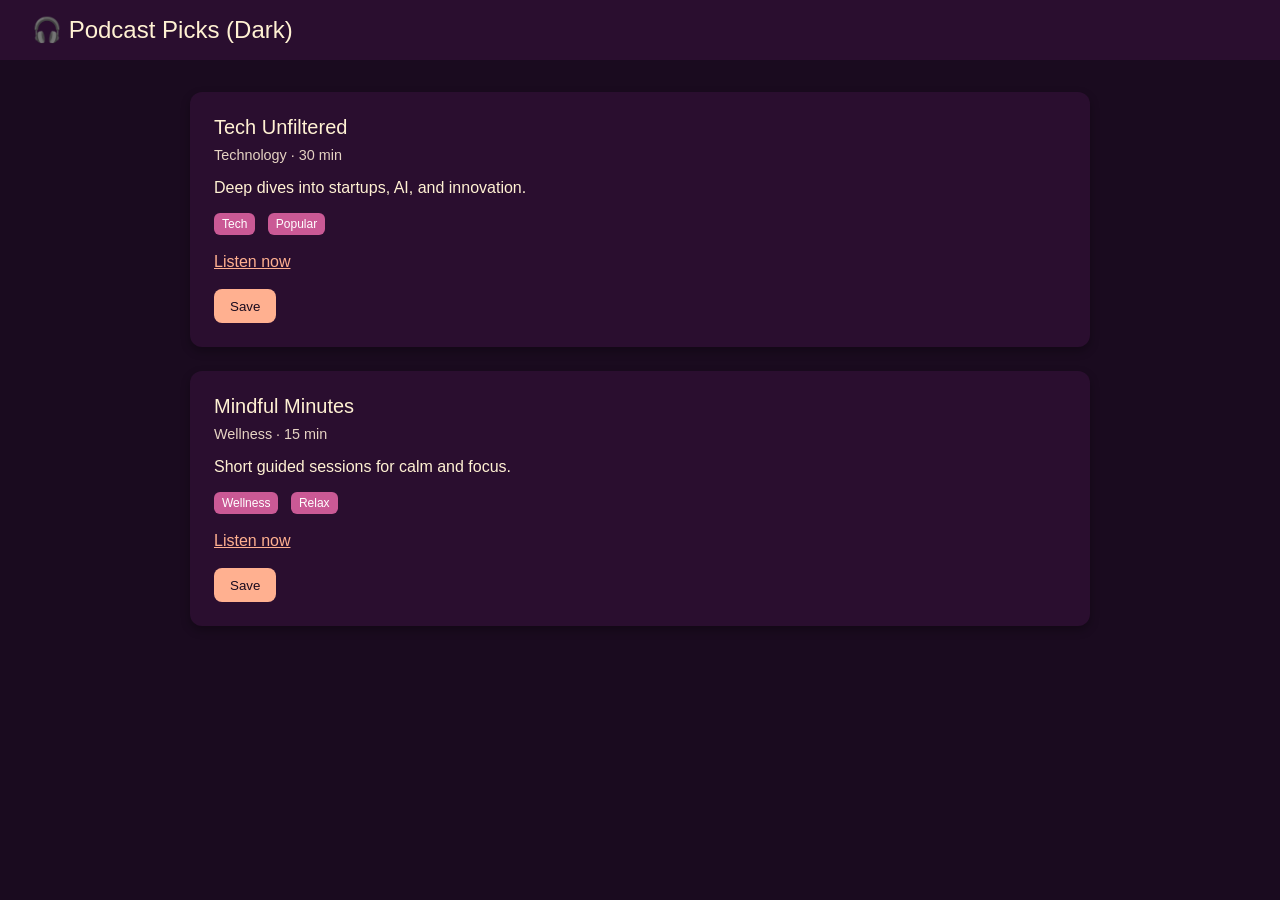
<file: dark_test.html>
<!DOCTYPE html>
<html lang="en">
<head>
<meta charset="UTF-8">
<title>Podcast UI - Dark Mode</title>
<style>
  body {
    margin: 0;
    font-family: Inter, sans-serif;
    background-color: #1A0B1F;
    color: #FFF1D3;
  }

  header {
    background: #2A0E2F;
    color: #FFF1D3;
    padding: 1rem 2rem;
    font-size: 1.5rem;
  }

  .container {
    padding: 2rem;
    max-width: 900px;
    margin: auto;
  }

  .card {
    background: #2A0E2F;
    border-radius: 12px;
    padding: 1.5rem;
    margin-bottom: 1.5rem;
    box-shadow: 0 4px 10px rgba(0,0,0,0.3);
  }

  .title {
    font-size: 1.25rem;
    margin-bottom: 0.5rem;
  }

  .meta {
    color: #E6D3C3;
    font-size: 0.9rem;
  }

  a {
    color: #FFB090;
    text-decoration: underline;
  }

  a:hover {
    color: #FF8A6A;
  }

  .tag {
    display: inline-block;
    background: #CA5995;
    color: #FFF;
    padding: 0.25rem 0.5rem;
    border-radius: 6px;
    font-size: 0.75rem;
    margin-right: 0.5rem;
  }

  button {
    background: #FFB090;
    color: #1A0B1F;
    border: none;
    padding: 0.6rem 1rem;
    border-radius: 8px;
    cursor: pointer;
  }

  button:hover {
    background: #FF8A6A;
  }
</style>
</head>
<body>

<header>🎧 Podcast Picks (Dark)</header>

<div class="container">

  <div class="card">
    <div class="title">Tech Unfiltered</div>
    <div class="meta">Technology · 30 min</div>
    <p>Deep dives into startups, AI, and innovation.</p>
    <span class="tag">Tech</span>
    <span class="tag">Popular</span><br><br>
    <a href="#">Listen now</a><br><br>
    <button>Save</button>
  </div>

  <div class="card">
    <div class="title">Mindful Minutes</div>
    <div class="meta">Wellness · 15 min</div>
    <p>Short guided sessions for calm and focus.</p>
    <span class="tag">Wellness</span>
    <span class="tag">Relax</span><br><br>
    <a href="#">Listen now</a><br><br>
    <button>Save</button>
  </div>

</div>

</body>
</html>
</file>
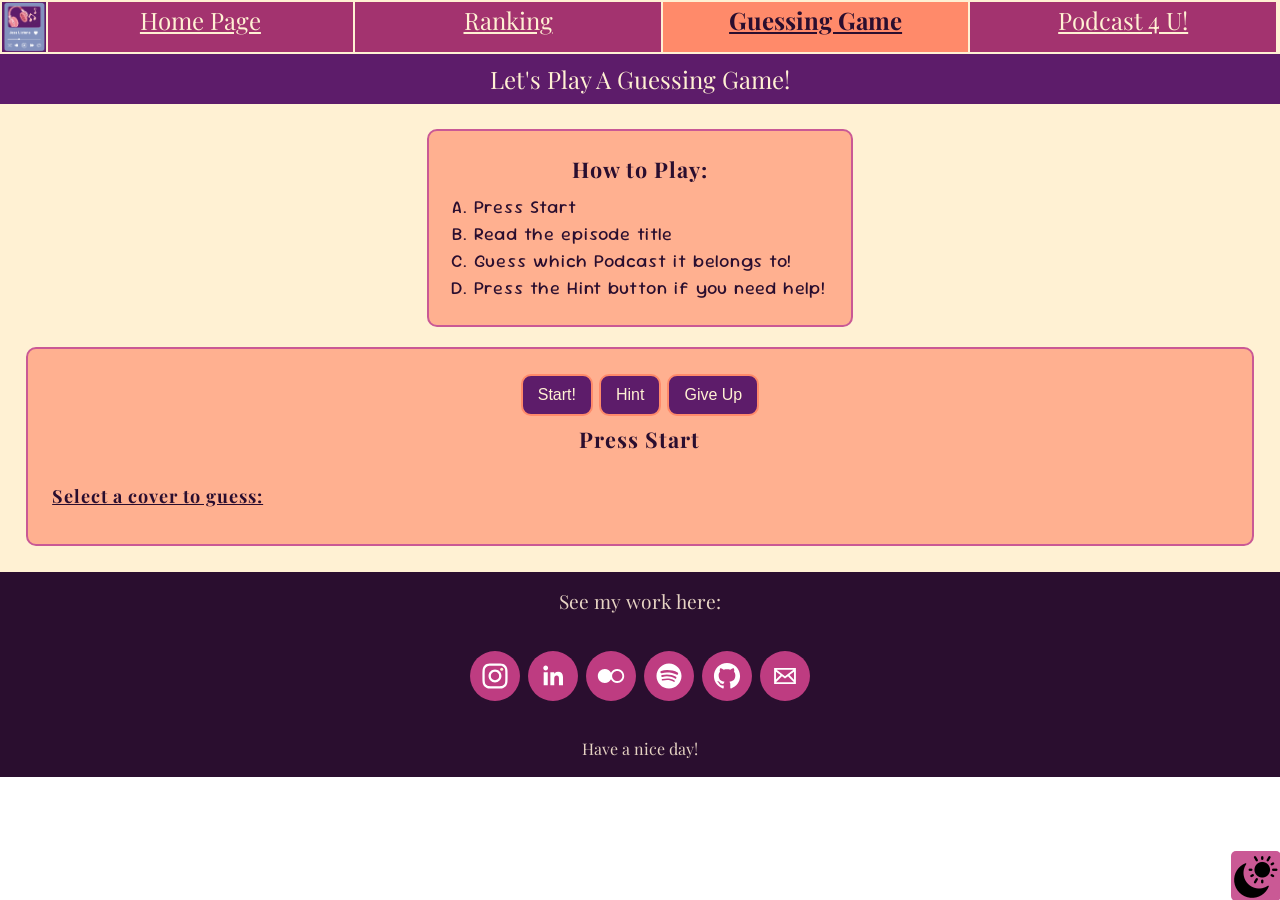
<file: guessing.html>
<!DOCTYPE html>
<html lang="en">
<head>
    <meta charset="UTF-8">
    <meta name="viewport" content="width=device-width, initial-scale=1.0">
    <title>Home Page</title>
    <link rel="stylesheet" href="css/html-reset.css">
    <link rel="stylesheet" href="css/styles.css">
    <link rel="preconnect" href="https://fonts.googleapis.com">
    <link rel="preconnect" href="https://fonts.gstatic.com" crossorigin>
    <link href="https://fonts.googleapis.com/css2?family=Inter:ital,opsz,wght@0,14..32,100..900;1,14..32,100..900&family=Playfair+Display:ital,wght@0,400..900;1,400..900&display=swap" rel="stylesheet">
    <link rel="preconnect" href="https://fonts.googleapis.com">
    <link rel="preconnect" href="https://fonts.gstatic.com" crossorigin>
    <link href="https://fonts.googleapis.com/css2?family=Sour+Gummy:ital,wght@0,100..900;1,100..900&display=swap" rel="stylesheet">
    <link rel="icon" type="image/x-icon" href="favicons/favicon.ico">
    <link rel="icon" type="image/x-icon" href="favicons/favicon.ico">
</head>
<body>
    <header>
        <div class="skip"><a href="#main">Skip to Main Content</a></div>
        <div class="flexor">
            <img class="logo" src="images/logo_transparent.png"  alt="Jess Listens logo">
            <nav class="inner-container">
                <ul>
                    <li><a href = "index.html">Home Page</a></li>
                    <li><a href = "ranking.html">Ranking</a></li>
                    <li class="active"><a href = "guessing.html">Guessing Game</a></li>
                    <li><a href= "recommend.html">Podcast 4 U!</a></li>
                </ul>
        </nav>
        </div>
      <h1>Let's Play A Guessing Game!</h1>
      <img tabindex= 0 class="toggle" src="favicons/dark.png" alt="toggle dark mode">
    </header>
    <main id="main">
        <section class="howto">
            <h2>How to Play:</h2>
            <ol>
                <li>Press Start</li>
                <li>Read the episode title</li>
                <li>Guess which Podcast it belongs to!</li>
                <li><small>Press the Hint button if you need help!</small></li>
            </ol>
        </section>
        <section>
            <div class="flexit">
                <button id="start">Start!</button>
                <button id="displayHint">Hint</button>
                <button id="giveUp">Give Up</button>
            </div>
            <h2 id="guessEpisode">Press Start</h2>
            <p class="learn-more" id="listen"></p>
            <p id="hintContent"></p>
            <h3>Select a cover to guess:</h3>
            <div class="guessAnswers" id="answers">

            </div>
        </section>
    </main>
    <footer>
        <h2>See my work here:</h2>
        <!-- Social Media Icon Set Made With NiftyButtons.com -->
        <div class="social-icons" style="display: flex; gap: 8px; flex-wrap: wrap; justify-content: flex-start;">
        <a class="bubble" href="https://www.instagram.com/jess.donoho/" target="_blank" rel="noopener" style="display: inline-flex; align-items: center; justify-content: center; width: 36px; height: 36px; padding: 7px; background: rgba(190, 60, 129, 1); border-radius: 50%; color: #fff1d3; text-decoration: none;" onmouseover="this.style.transform='translateY(-4px)'; " onmouseout="this.style.transform=''; this.style.filter=''; this.style.animation='';">
            <svg class="niftybutton-instagram" data-donate="true" data-tag="ins" data-name="Instagram" viewBox="0 0 512 512" preserveAspectRatio="xMidYMid meet" width="36px" height="36px" style="width: 36px; height: 36px; display: block; fill: #fff1d3;"><title>Instagram social icon</title>
            <path d="M256 109.3c47.8 0 53.4 0.2 72.3 1 17.4 0.8 26.9 3.7 33.2 6.2 8.4 3.2 14.3 7.1 20.6 13.4 6.3 6.3 10.1 12.2 13.4 20.6 2.5 6.3 5.4 15.8 6.2 33.2 0.9 18.9 1 24.5 1 72.3s-0.2 53.4-1 72.3c-0.8 17.4-3.7 26.9-6.2 33.2 -3.2 8.4-7.1 14.3-13.4 20.6 -6.3 6.3-12.2 10.1-20.6 13.4 -6.3 2.5-15.8 5.4-33.2 6.2 -18.9 0.9-24.5 1-72.3 1s-53.4-0.2-72.3-1c-17.4-0.8-26.9-3.7-33.2-6.2 -8.4-3.2-14.3-7.1-20.6-13.4 -6.3-6.3-10.1-12.2-13.4-20.6 -2.5-6.3-5.4-15.8-6.2-33.2 -0.9-18.9-1-24.5-1-72.3s0.2-53.4 1-72.3c0.8-17.4 3.7-26.9 6.2-33.2 3.2-8.4 7.1-14.3 13.4-20.6 6.3-6.3 12.2-10.1 20.6-13.4 6.3-2.5 15.8-5.4 33.2-6.2C202.6 109.5 208.2 109.3 256 109.3M256 77.1c-48.6 0-54.7 0.2-73.8 1.1 -19 0.9-32.1 3.9-43.4 8.3 -11.8 4.6-21.7 10.7-31.7 20.6 -9.9 9.9-16.1 19.9-20.6 31.7 -4.4 11.4-7.4 24.4-8.3 43.4 -0.9 19.1-1.1 25.2-1.1 73.8 0 48.6 0.2 54.7 1.1 73.8 0.9 19 3.9 32.1 8.3 43.4 4.6 11.8 10.7 21.7 20.6 31.7 9.9 9.9 19.9 16.1 31.7 20.6 11.4 4.4 24.4 7.4 43.4 8.3 19.1 0.9 25.2 1.1 73.8 1.1s54.7-0.2 73.8-1.1c19-0.9 32.1-3.9 43.4-8.3 11.8-4.6 21.7-10.7 31.7-20.6 9.9-9.9 16.1-19.9 20.6-31.7 4.4-11.4 7.4-24.4 8.3-43.4 0.9-19.1 1.1-25.2 1.1-73.8s-0.2-54.7-1.1-73.8c-0.9-19-3.9-32.1-8.3-43.4 -4.6-11.8-10.7-21.7-20.6-31.7 -9.9-9.9-19.9-16.1-31.7-20.6 -11.4-4.4-24.4-7.4-43.4-8.3C310.7 77.3 304.6 77.1 256 77.1L256 77.1z" fill="#fff1d3"></path>
            <path d="M256 164.1c-50.7 0-91.9 41.1-91.9 91.9s41.1 91.9 91.9 91.9 91.9-41.1 91.9-91.9S306.7 164.1 256 164.1zM256 315.6c-32.9 0-59.6-26.7-59.6-59.6s26.7-59.6 59.6-59.6 59.6 26.7 59.6 59.6S288.9 315.6 256 315.6z" fill="#fff1d3"></path>
            <circle cx="351.5" cy="160.5" r="21.5" fill="#fff1d3"></circle>
        </svg>
        </a>
        <a class="bubble" href="https://www.linkedin.com/in/jessica-donoho/" target="_blank" rel="noopener" style="display: inline-flex; align-items: center; justify-content: center; width: 36px; height: 36px; padding: 7px; background: rgba(190, 60, 129, 1); border-radius: 50%; color: #fff1d3; text-decoration: none;" onmouseover="this.style.transform='translateY(-4px)'; " onmouseout="this.style.transform=''; this.style.filter=''; this.style.animation='';">
            <svg class="niftybutton-linkedin" data-donate="true" data-tag="lin" data-name="LinkedIn" viewBox="0 0 512 512" preserveAspectRatio="xMidYMid meet" width="36px" height="36px" style="width: 36px; height: 36px; display: block; fill: #fff1d3;"><title>LinkedIn social icon</title>
            <path d="M186.4 142.4c0 19-15.3 34.5-34.2 34.5 -18.9 0-34.2-15.4-34.2-34.5 0-19 15.3-34.5 34.2-34.5C171.1 107.9 186.4 123.4 186.4 142.4zM181.4 201.3h-57.8V388.1h57.8V201.3zM273.8 201.3h-55.4V388.1h55.4c0 0 0-69.3 0-98 0-26.3 12.1-41.9 35.2-41.9 21.3 0 31.5 15 31.5 41.9 0 26.9 0 98 0 98h57.5c0 0 0-68.2 0-118.3 0-50-28.3-74.2-68-74.2 -39.6 0-56.3 30.9-56.3 30.9v-25.2H273.8z" fill="#fff1d3"></path>
        </svg>
        </a>
        <a class="bubble" href="https://www.flickr.com/photos/201592639@N07/" target="_blank" rel="noopener" style="display: inline-flex; align-items: center; justify-content: center; width: 36px; height: 36px; padding: 7px; background: rgba(190, 60, 129, 1); border-radius: 50%; color: #fff1d3; text-decoration: none;" onmouseover="this.style.transform='translateY(-4px)'; " onmouseout="this.style.transform=''; this.style.filter=''; this.style.animation='';">
            <svg class="niftybutton-flickr" data-donate="true" data-tag="fli" data-name="Flickr" viewBox="0 0 512 512" preserveAspectRatio="xMidYMid meet" width="36px" height="36px" style="width: 36px; height: 36px; display: block; fill: #fff1d3;"><title>Flickr social icon</title>
            <path d="M344.5 156.9c-38.7 0-72.1 22.1-88.5 54.4 -16.4-32.3-49.8-54.4-88.5-54.4 -54.8 0-99.1 44.4-99.1 99.1 0 54.8 44.4 99.1 99.1 99.1 38.6 0 72.1-22.1 88.5-54.4 16.4 32.3 49.8 54.4 88.5 54.4 54.8 0 99.1-44.4 99.1-99.1C443.6 201.2 399.2 156.9 344.5 156.9zM344.5 328.7c-40.1 0-72.7-32.6-72.7-72.7s32.6-72.7 72.7-72.7 72.7 32.6 72.7 72.7C417.2 296.1 384.6 328.7 344.5 328.7z" fill="#fff1d3"></path>
        </svg>
        </a>
        <a class="bubble" href="https://open.spotify.com/user/lolkittty?si=62988325d5844cb1" target="_blank" rel="noopener" style="display: inline-flex; align-items: center; justify-content: center; width: 36px; height: 36px; padding: 7px; background: rgba(190, 60, 129, 1); border-radius: 50%; color: #fff1d3; text-decoration: none;" onmouseover="this.style.transform='translateY(-4px)'; " onmouseout="this.style.transform=''; this.style.filter=''; this.style.animation='';">
            <svg class="niftybutton-spotify" data-donate="true" data-tag="spo" data-name="Spotify" viewBox="0 0 512 512" preserveAspectRatio="xMidYMid meet" width="36px" height="36px" style="width: 36px; height: 36px; display: block; fill: #fff1d3;"><title>Spotify social icon</title>
            <path d="M256 78c-98.3 0-178 79.7-178 178 0 98.31 79.7 178 178 178 98.31 0 178-79.69 178-178 0-98.3-79.69-178-178-178zm81.63 256.73a11.09 11.09 0 0 1-15.26 3.68c-41.8-25.53-94.4-31.31-156.37-17.16a11.1 11.1 0 0 1-4.93-21.64c67.8-15.49 125.96-8.82 172.88 19.86a11.1 11.1 0 0 1 3.68 15.26zm21.79-48.47a13.88 13.88 0 0 1-19.1 4.57c-47.84-29.4-120.77-37.92-177.36-20.74a13.9 13.9 0 0 1-17.32-9.25 13.9 13.9 0 0 1 9.25-17.3c64.65-19.62 145.01-10.12 199.96 23.64a13.87 13.87 0 0 1 4.56 19.08zm1.87-50.47c-57.37-34.07-152.02-37.2-206.8-20.58a16.65 16.65 0 1 1-9.66-31.87c62.88-19.08 167.4-15.4 233.45 23.81a16.63 16.63 0 0 1 5.82 22.82 16.63 16.63 0 0 1-22.8 5.82h-.01z" fill="#fff1d3"></path>
        </svg>
        </a>
        <a class="bubble" href="https://github.com/jessicadonoho" target="_blank" rel="noopener" style="display: inline-flex; align-items: center; justify-content: center; width: 36px; height: 36px; padding: 7px; background: rgba(190, 60, 129, 1); border-radius: 50%; color: #fff1d3; text-decoration: none;" onmouseover="this.style.transform='translateY(-4px)'; " onmouseout="this.style.transform=''; this.style.filter=''; this.style.animation='';">
            <svg class="niftybutton-github" data-donate="true" data-tag="git" data-name="Github" viewBox="0 0 512 512" preserveAspectRatio="xMidYMid meet" width="36px" height="36px" style="width: 36px; height: 36px; display: block; fill: #fff1d3;"><title>Github social icon</title>
            <path d="M256 70.7c-102.6 0-185.9 83.2-185.9 185.9 0 82.1 53.3 151.8 127.1 176.4 9.3 1.7 12.3-4 12.3-8.9V389.4c-51.7 11.3-62.5-21.9-62.5-21.9 -8.4-21.5-20.6-27.2-20.6-27.2 -16.9-11.5 1.3-11.3 1.3-11.3 18.7 1.3 28.5 19.2 28.5 19.2 16.6 28.4 43.5 20.2 54.1 15.4 1.7-12 6.5-20.2 11.8-24.9 -41.3-4.7-84.7-20.6-84.7-91.9 0-20.3 7.3-36.9 19.2-49.9 -1.9-4.7-8.3-23.6 1.8-49.2 0 0 15.6-5 51.1 19.1 14.8-4.1 30.7-6.2 46.5-6.3 15.8 0.1 31.7 2.1 46.6 6.3 35.5-24 51.1-19.1 51.1-19.1 10.1 25.6 3.8 44.5 1.8 49.2 11.9 13 19.1 29.6 19.1 49.9 0 71.4-43.5 87.1-84.9 91.7 6.7 5.8 12.8 17.1 12.8 34.4 0 24.9 0 44.9 0 51 0 4.9 3 10.7 12.4 8.9 73.8-24.6 127-94.3 127-176.4C441.9 153.9 358.6 70.7 256 70.7z" fill="#fff1d3"></path>
        </svg>
        </a>
        <a class="bubble" href="mailto:jdonoho@umich.edu" target="_blank" rel="noopener" style="display: inline-flex; align-items: center; justify-content: center; width: 36px; height: 36px; padding: 7px; background: rgba(190, 60, 129, 1); border-radius: 50%; color: #fff1d3; text-decoration: none;" onmouseover="this.style.transform='translateY(-4px)'; " onmouseout="this.style.transform=''; this.style.filter=''; this.style.animation='';">
            <svg class="niftybutton-email" data-donate="true" data-tag="ema" data-name="Email" viewBox="0 0 512 512" preserveAspectRatio="xMidYMid meet" width="36px" height="36px" style="width: 36px; height: 36px; display: block; fill: #fff1d3;"><title>Email icon</title>
            <path d="M101.3 141.6v228.9h0.3 308.4 0.8V141.6H101.3zM375.7 167.8l-119.7 91.5 -119.6-91.5H375.7zM127.6 194.1l64.1 49.1 -64.1 64.1V194.1zM127.8 344.2l84.9-84.9 43.2 33.1 43-32.9 84.7 84.7L127.8 344.2 127.8 344.2zM384.4 307.8l-64.4-64.4 64.4-49.3V307.8z" fill="#fff1d3"></path>
        </svg>
        </a>
        </div>
        <p>Have a nice day!</p>
    </footer>
<script src="js/toggle.js"></script>
<script src="js/guessing.js"></script>
</body>
</html>
</file>
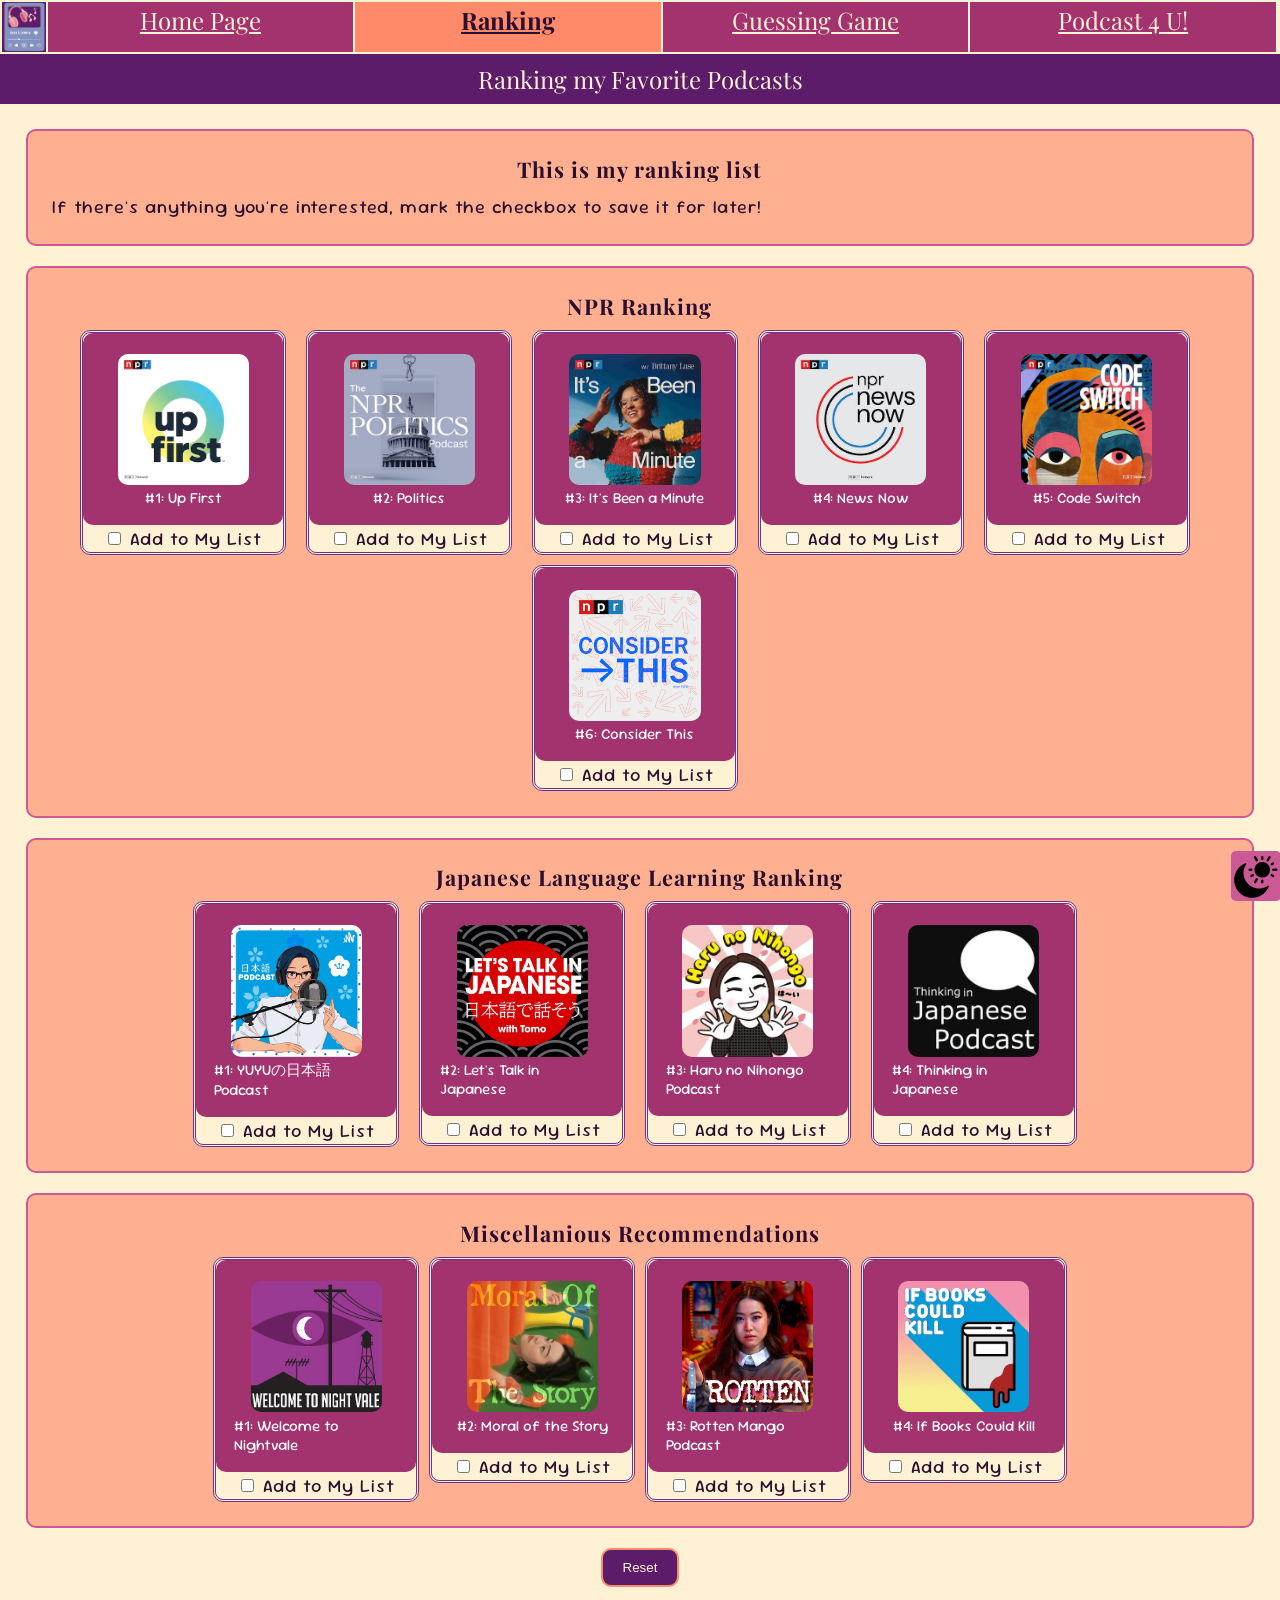
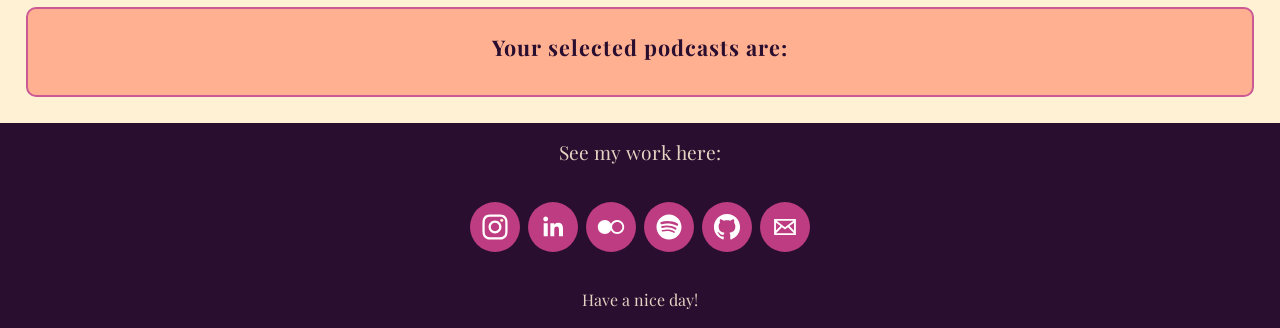
<file: ranking.html>
<!DOCTYPE html>
<html lang="en">
<head>
    <meta charset="UTF-8">
    <meta name="viewport" content="width=device-width, initial-scale=1.0">
    <title>Home Page</title>
    <link rel="stylesheet" href="css/html-reset.css">
    <link rel="stylesheet" href="css/styles.css">
    <link rel="preconnect" href="https://fonts.googleapis.com">
    <link rel="preconnect" href="https://fonts.gstatic.com" crossorigin>
    <link href="https://fonts.googleapis.com/css2?family=Inter:ital,opsz,wght@0,14..32,100..900;1,14..32,100..900&family=Playfair+Display:ital,wght@0,400..900;1,400..900&display=swap" rel="stylesheet">
    <link rel="preconnect" href="https://fonts.googleapis.com">
    <link rel="preconnect" href="https://fonts.gstatic.com" crossorigin>
    <link href="https://fonts.googleapis.com/css2?family=Sour+Gummy:ital,wght@0,100..900;1,100..900&display=swap" rel="stylesheet">
    <link rel="icon" type="image/x-icon" href="favicons/favicon.ico">
    <body>
    <header>
        <div class="skip"><a href="#main">Skip to Main Content</a></div>
        <div class="flexor">
            <img class="logo" src="images/logo_transparent.png"  alt="Jess Listens logo">
            <nav class="inner-container">
                <ul>
                    <li><a href = "index.html">Home Page</a></li>
                    <li class="active"><a href = "ranking.html">Ranking</a></li>
                    <li><a href = "guessing.html">Guessing Game</a></li>
                    <li><a href= "recommend.html">Podcast 4 U!</a></li>
                </ul>
            </nav>
        </div>
      <h1>Ranking my Favorite Podcasts</h1>
      <img tabindex= 0 class="toggle" src="favicons/dark.png" alt="toggle dark mode">
    </header>
    <main id="main">
        <section class="ranking intro">
            <h2>This is my ranking list</h2>
            <p>If there's anything you're interested, mark the checkbox to save it for later!</p>
        </section>
        <section class="NPR rankgroup">
            <h2>NPR Ranking</h2>
            <div class="rank one">
                <button class="collapsible">
                    <img src="images/up-first.jpg" alt="up first logo">
                    #1: Up First
                </button>
                <div class="content" tabindex=0>
                    <ul class="podcast-list npr">
                        <li><strong>Up First</strong><br></li>
                        <li><em>Summary:</em> Quick daily news covering top U.S. and global stories.<br></li>
                        <li><em>Average Length:</em> 10–15 minutes<br></li>
                        <li><em>Genre:</em> News, Daily Briefing<br></li>
                        <li><em>Hosts:</em> Rotating (Steve Inskeep, Leila Fadel, A Martínez)</li>
                      </ul>
                </div>
                <div class="add">
                    <input type="checkbox" id="upfirst" name="upfirst" value="upfirst">
                    <label for="upfirst">Add to My List</label>
                </div>
            </div>
            <br>
            <div class="rank two">
                <button class="collapsible">
                    <img src="images/politics.jpg" alt="politics logo">
                    #2: Politics
                </button>
                <div class="content" tabindex=0>
                    <ul class="podcast-list npr">
                        <li><strong>NPR Politics Podcast</strong><br></li>
                        <li><em>Summary:</em> Breakdown of current U.S. politics in a conversational format.<br></li>
                        <li><em>Average Length:</em> 15–25 minutes<br></li>
                        <li><em>Genre:</em> Politics, News<br></li>
                        <li><em>Hosts:</em> NPR political reporters (Tamara Keith, Domenico Montanaro)</li>
                    </ul>
                </div>
                <div class="add">
                    <input type="checkbox" id="politics" name="politics" value="politics">
                    <label for="politics">Add to My List</label>
                </div>
            </div>
            <br>
            <div class="rank three">
                <button class="collapsible">
                    <img src="images/itsbeenamin.jpg" alt="It's Been a Minute logo">
                    #3: It's Been a Minute
                </button>
                <div class="content" tabindex=0>
                    <ul class="podcast-list npr">
                        <li><strong>It's Been a Minute</strong><br></li>
                        <li><em>Summary:</em> Culture, news, and social issues with interviews and commentary.<br></li>
                        <li><em>Average Length:</em> 30–50 minutes<br></li>
                        <li><em>Genre:</em> Culture, Society<br></li>
                        <li><em>Host:</em> Brittany Luse</li>
                      </ul>
                </div>
                <div class="add">
                    <input type="checkbox" id="beenamin" name="beenamin" value="beenamin">
                    <label for="beenamin">Add to My List</label>
                </div>
            </div>
            <br>
            <div class="rank four">
                <button class="collapsible">
                    <img src="images/now.jpg" alt="NPR News Now logo">
                    #4: News Now
                </button>
                <div class="content" tabindex=0>
                    <ul class="podcast-list npr">
                        <li><strong>NPR News Now</strong><br></li>
                        <li><em>Summary:</em> Hourly news updates in a fast, headline format.<br></li>
                        <li><em>Average Length:</em> ~5 minutes<br></li>
                        <li><em>Genre:</em> News<br></li>
                        <li><em>Host:</em> NPR newsroom</li>
                      </ul>
                </div>
                <div class="add">
                    <input type="checkbox" id="now" name="now" value="now">
                    <label for="now">Add to My List</label>
                </div>
            </div>
            <br>
            <div class="rank five">
                <button class="collapsible">
                    <img src="images/codeswitch.jpg" alt="Code Switch logo">
                    #5: Code Switch
                </button>
                <div class="content" tabindex=0>
                    <ul class="podcast-list npr">
                        <li><strong>Code Switch</strong><br></li>
                        <li><em>Summary:</em> Deep dives into race, identity, and culture.<br></li>
                        <li><em>Average Length:</em> 30–40 minutes<br></li>
                        <li><em>Genre:</em> Society, Culture<br></li>
                        <li><em>Hosts:</em> Gene Demby, Shereen Marisol Meraji</li>
                      </ul>
                </div>
                <div class="add">
                    <input type="checkbox" id="switch" name="switch" value="switch">
                    <label for="switch">Add to My List</label>
                </div>
            </div>
            <br>
            <div class="rank six">
                <button class="collapsible">
                    <img src="images/considerthis.png" alt="Consider This logo">
                    #6: Consider This
                </button>
                <div class="content" tabindex=0>
                    <ul class="podcast-list npr">
                        <li><strong>Consider This</strong><br></li>
                        <li><em>Summary:</em> One major story explained in depth each weekday.<br></li>
                        <li><em>Average Length:</em> 10–15 minutes<br></li>
                        <li><em>Genre:</em> News Analysis<br></li>
                        <li><em>Hosts:</em> Rotating NPR journalists</li>
                      </ul>
                </div>
                <div class="add">
                    <input type="checkbox" id="consider" name="consider" value="consider">
                    <label for="consider">Add to My List</label>
                </div>
            </div>
            <br>
        </section>
        <section class="Japanese rankgroup">
            <h2>Japanese Language Learning Ranking</h2>
            <div class="rank one">
                <button class="collapsible">
                    <img src="images/yuyu.jpg" alt="yuyu's japanese podcast logo">
                    #1: YUYUの日本語Podcast
                </button>
                <div class="content" tabindex=0>
                    <ul class="podcast-list japanese">
                        <li><strong>YUYUの日本語Podcast</strong><br></li>
                        <li><em>Summary:</em> Casual conversations in natural Japanese for learners.<br></li>
                        <li><em>Average Length:</em> 10–20 minutes<br></li>
                        <li><em>Genre:</em> Language Learning<br></li>
                        <li><em>Host:</em> Yuyu</li>
                      </ul>
                </div>
                <div class="add">
                    <input type="checkbox" id="yuyu" name="yuyu" value="yuyu">
                    <label for="yuyu">Add to My List</label>
                </div>
            </div>
            <br>
            <div class="rank two">
                <button class="collapsible">
                    <img src="images/letstalk.jpg" alt="Let's Talk in Japanese logo">
                    #2: Let's Talk in Japanese
                </button>
                <div class="content" tabindex=0>
                    <ul class="podcast-list japanese">
                        <li><strong>Let's Talk in Japanese</strong><br></li>
                        <li><em>Summary:</em> Level-based listening practice with clear speech.<br></li>
                        <li><em>Average Length:</em> 10–30 minutes<br></li>
                        <li><em>Genre:</em> Language Learning<br></li>
                        <li><em>Host:</em> Tomo</li>
                      </ul>
                </div>
                <div class="add">
                    <input type="checkbox" id="letstalk" name="letstalk" value="letstalk">
                    <label for="letstalk">Add to My List</label>
                </div>
            </div>
            <br>
            <div class="rank three">
                <button class="collapsible">
                    <img src="images/haruno.jpg" alt="Haru no Nihongo logo">
                    #3: Haru no Nihongo Podcast
                </button>
                <div class="content" tabindex=0>
                    <ul class="podcast-list japanese">
                        <li><strong>Haru no Nihongo</strong><br></li>
                        <li><em>Summary:</em> Beginner-friendly Japanese explanations and slow speech.<br></li>
                        <li><em>Average Length:</em> 10–20 minutes<br></li>
                        <li><em>Genre:</em> Language Learning<br></li>
                        <li><em>Host:</em> Haru</li>
                      </ul>
                </div>
                <div class="add">
                    <input type="checkbox" id="haruno" name="haruno" value="haruno">
                    <label for="haruno">Add to My List</label>
                </div>
            </div>
            <br>
            <div class="rank three">
                <button class="collapsible">
                    <img src="images/thikning.jpg" alt="Thinking in Japanese logo">
                    #4: Thinking in Japanese
                </button>
                <div class="content" tabindex=0>
                    <ul class="podcast-list japanese">
                        <li><strong>Thinking in Japanese</strong><br></li>
                        <li><em>Summary:</em> Helps learners think directly in Japanese through immersion-style talk.<br></li>
                        <li><em>Average Length:</em> 15–30 minutes<br></li>
                        <li><em>Genre:</em> Language Learning<br></li>
                        <li><em>Host:</em> Various creators</li>
                      </ul>
                </div>
                <div class="add">
                    <input type="checkbox" id="thinking" name="thinking" value="thinking">
                    <label for="thinking">Add to My List</label>
                </div>
            </div>
            <br>
        </section>
        <section class="miscellanious rankgroup">
            <h2>Miscellanious Recommendations</h2>
            <div class="rank one">
                <button class="collapsible">
                    <img src="images/wtnv.jpg" alt="Welcome to Nightvale Logo">
                   #1: Welcome to Nightvale
                </button>
                <div class="content" tabindex=0>
                    <ul class="podcast-list misc">
                        <li><strong>Welcome to Night Vale</strong><br></li>
                        <li><em>Summary:</em> Fictional radio show from a surreal desert town.<br></li>
                        <li><em>Average Length:</em> 20–30 minutes<br></li>
                        <li><em>Genre:</em> Fiction, Horror Comedy<br></li>
                        <li><em>Host:</em> Cecil Baldwin</li>
                      </ul>
                </div>
                <div class="add">
                    <input type="checkbox" id="welcome" name="welcome" value="welcome">
                    <label for="welcome">Add to My List</label>
                </div>
            </div>
            <div class="rank two">
                <button class="collapsible">
                    <img src="images/mots.jpg" alt="Moral of the Story Logo">
                    #2: Moral of the Story
                </button>
                <div class="content" tabindex=0>
                    <ul class="podcast-list misc">
                        <li><strong>Moral of the Story</strong><br></li>
                        <li><em>Summary:</em> Personal stories and life lessons from real experiences.<br></li>
                        <li><em>Average Length:</em> 20–40 minutes<br></li>
                        <li><em>Genre:</em> Storytelling, Self-Improvement<br></li>
                        <li><em>Host:</em> Various</li>
                      </ul>
                </div>
                <div class="add">
                    <input type="checkbox" id="moral" name="moral" value="moral">
                    <label for="moral">Add to My List</label>
                </div>
            </div>
            <div class="rank three">
                <button class="collapsible">
                    <img src="images/rm.jpg" alt="Rotten Mango Logo">
                    #3: Rotten Mango Podcast
                </button>
                <div class="content" tabindex=0>
                    <ul class="podcast-list misc">
                        <li><strong>Rotten Mango</strong><br></li>
                        <li><em>Summary:</em> Deep dives into true crime cases with storytelling flair.<br></li>
                        <li><em>Average Length:</em> 60–120 minutes<br></li>
                        <li><em>Genre:</em> True Crime<br></li>
                        <li><em>Host:</em> Stephanie Soo</li>
                      </ul>
                </div>
                <div class="add">
                    <input type="checkbox" id="rotten" name="rotten" value="rotten">
                    <label for="rotten">Add to My List</label>
                </div>
            </div>
            <div class="rank four">
                <button class="collapsible">
                    <img src="images/bookskill.jpg" alt="If Books Could Kill Logo">
                    #4: If Books Could Kill
                </button>
                <div class="content" tabindex=0>
                    <ul class="podcast-list misc">
                        <li><strong>If Books Could Kill</strong><br></li>
                        <li><em>Summary:</em> Critiques popular nonfiction books and their ideas.<br></li>
                        <li><em>Average Length:</em> 45–60 minutes<br></li>
                        <li><em>Genre:</em> Commentary, Comedy<br></li>
                        <li><em>Hosts:</em> Michael Hobbes, Peter Shamshiri</li>
                      </ul>
                </div>
                <div class="add">
                    <input type="checkbox" id="bookskill" name="bookskill" value="bookskill">
                    <label for="bookskill">Add to My List</label>
                </div>
            </div>
        </section>
        <div class="end"><input id="reset" type="reset" value="Reset"></div>
        <section class="receipt">
            <h2>
                Your selected podcasts are:
            </h2>
            <div class="selected">

            </div>
        </section>
    </main>
    <footer>
        <h2>See my work here:</h2>
        <!-- Social Media Icon Set Made With NiftyButtons.com -->
        <div class="social-icons" style="display: flex; gap: 8px; flex-wrap: wrap; justify-content: flex-start;">
        <a class="bubble" href="https://www.instagram.com/jess.donoho/" target="_blank" rel="noopener" style="display: inline-flex; align-items: center; justify-content: center; width: 36px; height: 36px; padding: 7px; background: rgba(190, 60, 129, 1); border-radius: 50%; color: #fff1d3; text-decoration: none;" onmouseover="this.style.transform='translateY(-4px)'; " onmouseout="this.style.transform=''; this.style.filter=''; this.style.animation='';">
            <svg class="niftybutton-instagram" data-donate="true" data-tag="ins" data-name="Instagram" viewBox="0 0 512 512" preserveAspectRatio="xMidYMid meet" width="36px" height="36px" style="width: 36px; height: 36px; display: block; fill: #fff1d3;"><title>Instagram social icon</title>
            <path d="M256 109.3c47.8 0 53.4 0.2 72.3 1 17.4 0.8 26.9 3.7 33.2 6.2 8.4 3.2 14.3 7.1 20.6 13.4 6.3 6.3 10.1 12.2 13.4 20.6 2.5 6.3 5.4 15.8 6.2 33.2 0.9 18.9 1 24.5 1 72.3s-0.2 53.4-1 72.3c-0.8 17.4-3.7 26.9-6.2 33.2 -3.2 8.4-7.1 14.3-13.4 20.6 -6.3 6.3-12.2 10.1-20.6 13.4 -6.3 2.5-15.8 5.4-33.2 6.2 -18.9 0.9-24.5 1-72.3 1s-53.4-0.2-72.3-1c-17.4-0.8-26.9-3.7-33.2-6.2 -8.4-3.2-14.3-7.1-20.6-13.4 -6.3-6.3-10.1-12.2-13.4-20.6 -2.5-6.3-5.4-15.8-6.2-33.2 -0.9-18.9-1-24.5-1-72.3s0.2-53.4 1-72.3c0.8-17.4 3.7-26.9 6.2-33.2 3.2-8.4 7.1-14.3 13.4-20.6 6.3-6.3 12.2-10.1 20.6-13.4 6.3-2.5 15.8-5.4 33.2-6.2C202.6 109.5 208.2 109.3 256 109.3M256 77.1c-48.6 0-54.7 0.2-73.8 1.1 -19 0.9-32.1 3.9-43.4 8.3 -11.8 4.6-21.7 10.7-31.7 20.6 -9.9 9.9-16.1 19.9-20.6 31.7 -4.4 11.4-7.4 24.4-8.3 43.4 -0.9 19.1-1.1 25.2-1.1 73.8 0 48.6 0.2 54.7 1.1 73.8 0.9 19 3.9 32.1 8.3 43.4 4.6 11.8 10.7 21.7 20.6 31.7 9.9 9.9 19.9 16.1 31.7 20.6 11.4 4.4 24.4 7.4 43.4 8.3 19.1 0.9 25.2 1.1 73.8 1.1s54.7-0.2 73.8-1.1c19-0.9 32.1-3.9 43.4-8.3 11.8-4.6 21.7-10.7 31.7-20.6 9.9-9.9 16.1-19.9 20.6-31.7 4.4-11.4 7.4-24.4 8.3-43.4 0.9-19.1 1.1-25.2 1.1-73.8s-0.2-54.7-1.1-73.8c-0.9-19-3.9-32.1-8.3-43.4 -4.6-11.8-10.7-21.7-20.6-31.7 -9.9-9.9-19.9-16.1-31.7-20.6 -11.4-4.4-24.4-7.4-43.4-8.3C310.7 77.3 304.6 77.1 256 77.1L256 77.1z" fill="#fff1d3"></path>
            <path d="M256 164.1c-50.7 0-91.9 41.1-91.9 91.9s41.1 91.9 91.9 91.9 91.9-41.1 91.9-91.9S306.7 164.1 256 164.1zM256 315.6c-32.9 0-59.6-26.7-59.6-59.6s26.7-59.6 59.6-59.6 59.6 26.7 59.6 59.6S288.9 315.6 256 315.6z" fill="#fff1d3"></path>
            <circle cx="351.5" cy="160.5" r="21.5" fill="#fff1d3"></circle>
        </svg>
        </a>
        <a class="bubble" href="https://www.linkedin.com/in/jessica-donoho/" target="_blank" rel="noopener" style="display: inline-flex; align-items: center; justify-content: center; width: 36px; height: 36px; padding: 7px; background: rgba(190, 60, 129, 1); border-radius: 50%; color: #fff1d3; text-decoration: none;" onmouseover="this.style.transform='translateY(-4px)'; " onmouseout="this.style.transform=''; this.style.filter=''; this.style.animation='';">
            <svg class="niftybutton-linkedin" data-donate="true" data-tag="lin" data-name="LinkedIn" viewBox="0 0 512 512" preserveAspectRatio="xMidYMid meet" width="36px" height="36px" style="width: 36px; height: 36px; display: block; fill: #fff1d3;"><title>LinkedIn social icon</title>
            <path d="M186.4 142.4c0 19-15.3 34.5-34.2 34.5 -18.9 0-34.2-15.4-34.2-34.5 0-19 15.3-34.5 34.2-34.5C171.1 107.9 186.4 123.4 186.4 142.4zM181.4 201.3h-57.8V388.1h57.8V201.3zM273.8 201.3h-55.4V388.1h55.4c0 0 0-69.3 0-98 0-26.3 12.1-41.9 35.2-41.9 21.3 0 31.5 15 31.5 41.9 0 26.9 0 98 0 98h57.5c0 0 0-68.2 0-118.3 0-50-28.3-74.2-68-74.2 -39.6 0-56.3 30.9-56.3 30.9v-25.2H273.8z" fill="#fff1d3"></path>
        </svg>
        </a>
        <a class="bubble" href="https://www.flickr.com/photos/201592639@N07/" target="_blank" rel="noopener" style="display: inline-flex; align-items: center; justify-content: center; width: 36px; height: 36px; padding: 7px; background: rgba(190, 60, 129, 1); border-radius: 50%; color: #fff1d3; text-decoration: none;" onmouseover="this.style.transform='translateY(-4px)'; " onmouseout="this.style.transform=''; this.style.filter=''; this.style.animation='';">
            <svg class="niftybutton-flickr" data-donate="true" data-tag="fli" data-name="Flickr" viewBox="0 0 512 512" preserveAspectRatio="xMidYMid meet" width="36px" height="36px" style="width: 36px; height: 36px; display: block; fill: #fff1d3;"><title>Flickr social icon</title>
            <path d="M344.5 156.9c-38.7 0-72.1 22.1-88.5 54.4 -16.4-32.3-49.8-54.4-88.5-54.4 -54.8 0-99.1 44.4-99.1 99.1 0 54.8 44.4 99.1 99.1 99.1 38.6 0 72.1-22.1 88.5-54.4 16.4 32.3 49.8 54.4 88.5 54.4 54.8 0 99.1-44.4 99.1-99.1C443.6 201.2 399.2 156.9 344.5 156.9zM344.5 328.7c-40.1 0-72.7-32.6-72.7-72.7s32.6-72.7 72.7-72.7 72.7 32.6 72.7 72.7C417.2 296.1 384.6 328.7 344.5 328.7z" fill="#fff1d3"></path>
        </svg>
        </a>
        <a class="bubble" href="https://open.spotify.com/user/lolkittty?si=62988325d5844cb1" target="_blank" rel="noopener" style="display: inline-flex; align-items: center; justify-content: center; width: 36px; height: 36px; padding: 7px; background: rgba(190, 60, 129, 1); border-radius: 50%; color: #fff1d3; text-decoration: none;" onmouseover="this.style.transform='translateY(-4px)'; " onmouseout="this.style.transform=''; this.style.filter=''; this.style.animation='';">
            <svg class="niftybutton-spotify" data-donate="true" data-tag="spo" data-name="Spotify" viewBox="0 0 512 512" preserveAspectRatio="xMidYMid meet" width="36px" height="36px" style="width: 36px; height: 36px; display: block; fill: #fff1d3;"><title>Spotify social icon</title>
            <path d="M256 78c-98.3 0-178 79.7-178 178 0 98.31 79.7 178 178 178 98.31 0 178-79.69 178-178 0-98.3-79.69-178-178-178zm81.63 256.73a11.09 11.09 0 0 1-15.26 3.68c-41.8-25.53-94.4-31.31-156.37-17.16a11.1 11.1 0 0 1-4.93-21.64c67.8-15.49 125.96-8.82 172.88 19.86a11.1 11.1 0 0 1 3.68 15.26zm21.79-48.47a13.88 13.88 0 0 1-19.1 4.57c-47.84-29.4-120.77-37.92-177.36-20.74a13.9 13.9 0 0 1-17.32-9.25 13.9 13.9 0 0 1 9.25-17.3c64.65-19.62 145.01-10.12 199.96 23.64a13.87 13.87 0 0 1 4.56 19.08zm1.87-50.47c-57.37-34.07-152.02-37.2-206.8-20.58a16.65 16.65 0 1 1-9.66-31.87c62.88-19.08 167.4-15.4 233.45 23.81a16.63 16.63 0 0 1 5.82 22.82 16.63 16.63 0 0 1-22.8 5.82h-.01z" fill="#fff1d3"></path>
        </svg>
        </a>
        <a class="bubble" href="https://github.com/jessicadonoho" target="_blank" rel="noopener" style="display: inline-flex; align-items: center; justify-content: center; width: 36px; height: 36px; padding: 7px; background: rgba(190, 60, 129, 1); border-radius: 50%; color: #fff1d3; text-decoration: none;" onmouseover="this.style.transform='translateY(-4px)'; " onmouseout="this.style.transform=''; this.style.filter=''; this.style.animation='';">
            <svg class="niftybutton-github" data-donate="true" data-tag="git" data-name="Github" viewBox="0 0 512 512" preserveAspectRatio="xMidYMid meet" width="36px" height="36px" style="width: 36px; height: 36px; display: block; fill: #fff1d3;"><title>Github social icon</title>
            <path d="M256 70.7c-102.6 0-185.9 83.2-185.9 185.9 0 82.1 53.3 151.8 127.1 176.4 9.3 1.7 12.3-4 12.3-8.9V389.4c-51.7 11.3-62.5-21.9-62.5-21.9 -8.4-21.5-20.6-27.2-20.6-27.2 -16.9-11.5 1.3-11.3 1.3-11.3 18.7 1.3 28.5 19.2 28.5 19.2 16.6 28.4 43.5 20.2 54.1 15.4 1.7-12 6.5-20.2 11.8-24.9 -41.3-4.7-84.7-20.6-84.7-91.9 0-20.3 7.3-36.9 19.2-49.9 -1.9-4.7-8.3-23.6 1.8-49.2 0 0 15.6-5 51.1 19.1 14.8-4.1 30.7-6.2 46.5-6.3 15.8 0.1 31.7 2.1 46.6 6.3 35.5-24 51.1-19.1 51.1-19.1 10.1 25.6 3.8 44.5 1.8 49.2 11.9 13 19.1 29.6 19.1 49.9 0 71.4-43.5 87.1-84.9 91.7 6.7 5.8 12.8 17.1 12.8 34.4 0 24.9 0 44.9 0 51 0 4.9 3 10.7 12.4 8.9 73.8-24.6 127-94.3 127-176.4C441.9 153.9 358.6 70.7 256 70.7z" fill="#fff1d3"></path>
        </svg>
        </a>
        <a class="bubble" href="mailto:jdonoho@umich.edu" target="_blank" rel="noopener" style="display: inline-flex; align-items: center; justify-content: center; width: 36px; height: 36px; padding: 7px; background: rgba(190, 60, 129, 1); border-radius: 50%; color: #fff1d3; text-decoration: none;" onmouseover="this.style.transform='translateY(-4px)'; " onmouseout="this.style.transform=''; this.style.filter=''; this.style.animation='';">
            <svg class="niftybutton-email" data-donate="true" data-tag="ema" data-name="Email" viewBox="0 0 512 512" preserveAspectRatio="xMidYMid meet" width="36px" height="36px" style="width: 36px; height: 36px; display: block; fill: #fff1d3;"><title>Email icon</title>
            <path d="M101.3 141.6v228.9h0.3 308.4 0.8V141.6H101.3zM375.7 167.8l-119.7 91.5 -119.6-91.5H375.7zM127.6 194.1l64.1 49.1 -64.1 64.1V194.1zM127.8 344.2l84.9-84.9 43.2 33.1 43-32.9 84.7 84.7L127.8 344.2 127.8 344.2zM384.4 307.8l-64.4-64.4 64.4-49.3V307.8z" fill="#fff1d3"></path>
        </svg>
        </a>
        </div>
        <p>Have a nice day!</p>
    </footer>
<script src="js/collapsible.js"> </script>
<script src="js/toggle.js"></script>
<script src="js/podcastList.js"></script>
<!-- collapsible list from https://www.w3schools.com/howto/tryit.asp?filename=tryhow_js_collapsible_animate -->
<!-- Summaries for podcasts generated by Chat GPT with prompt: Create short summaries for each podcast, list out the average length of each podcast, their genres, and hosts. -->
</body>
</html>
</file>
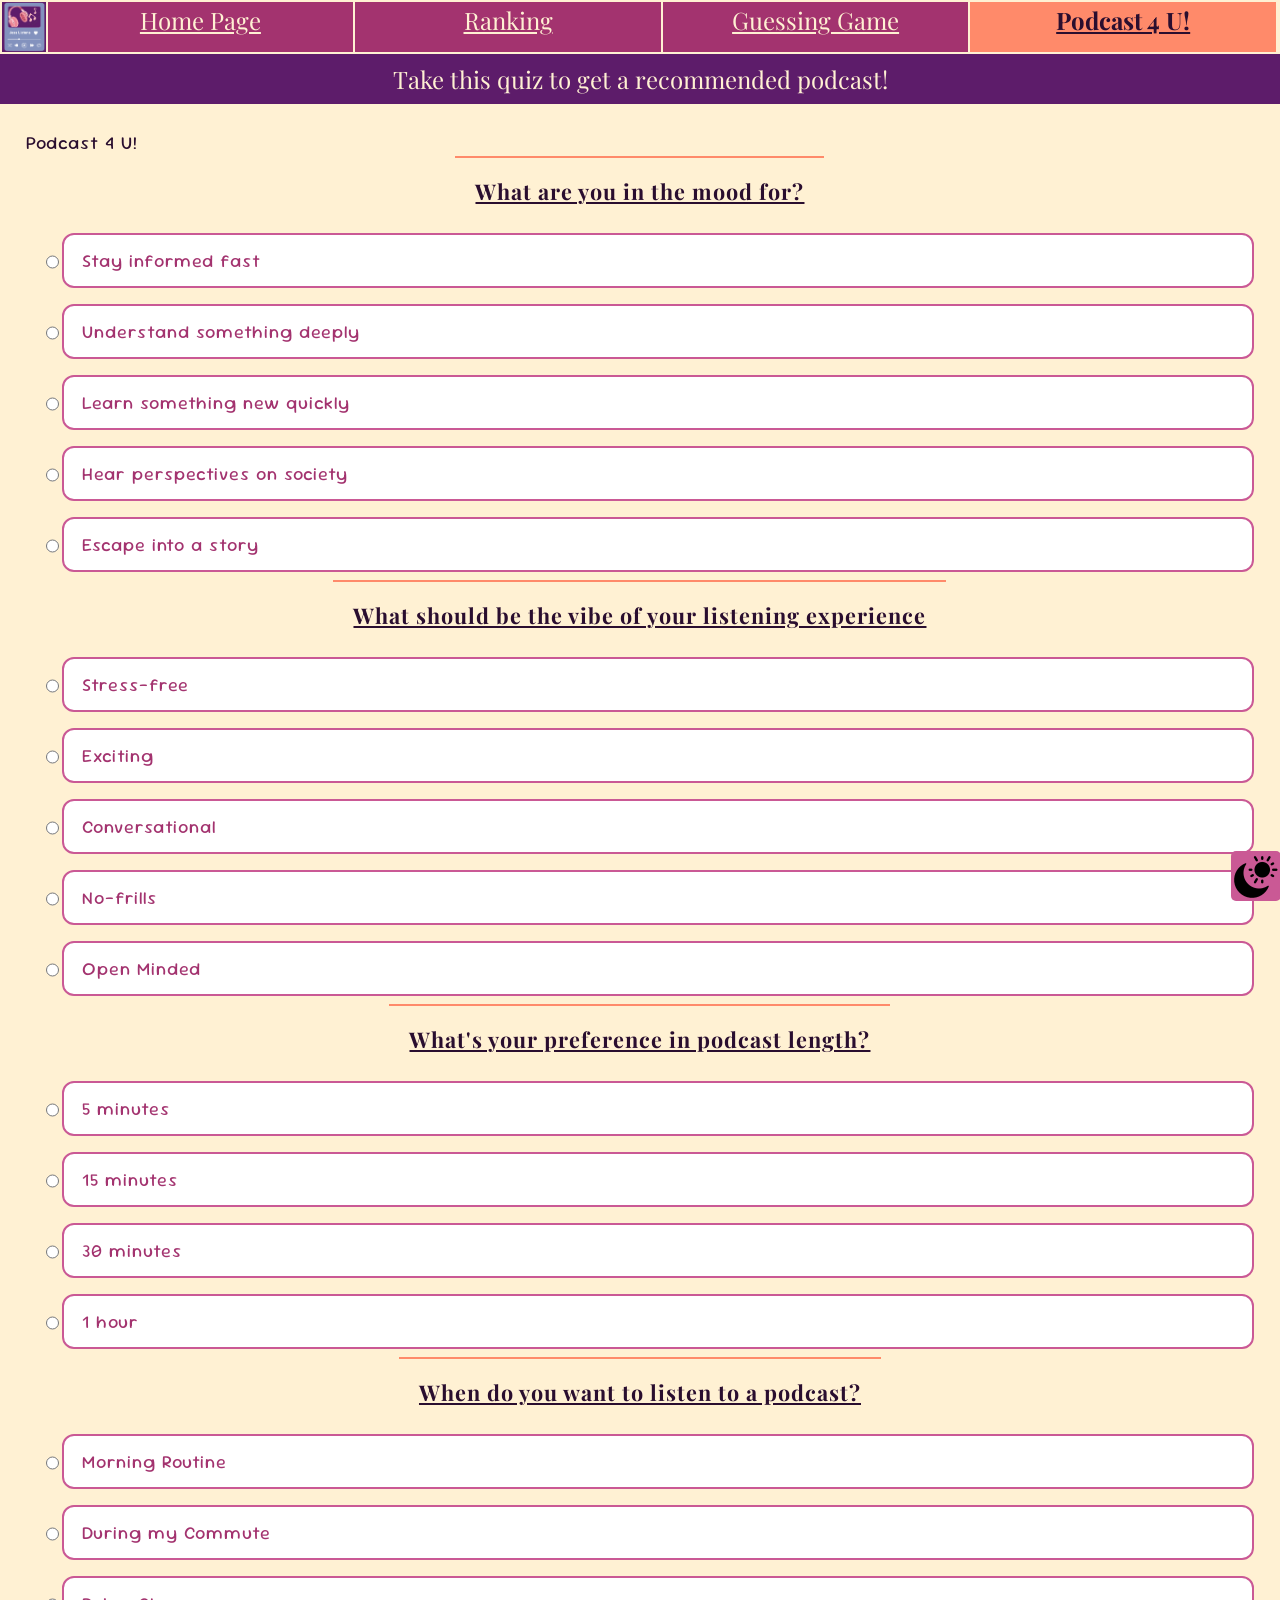
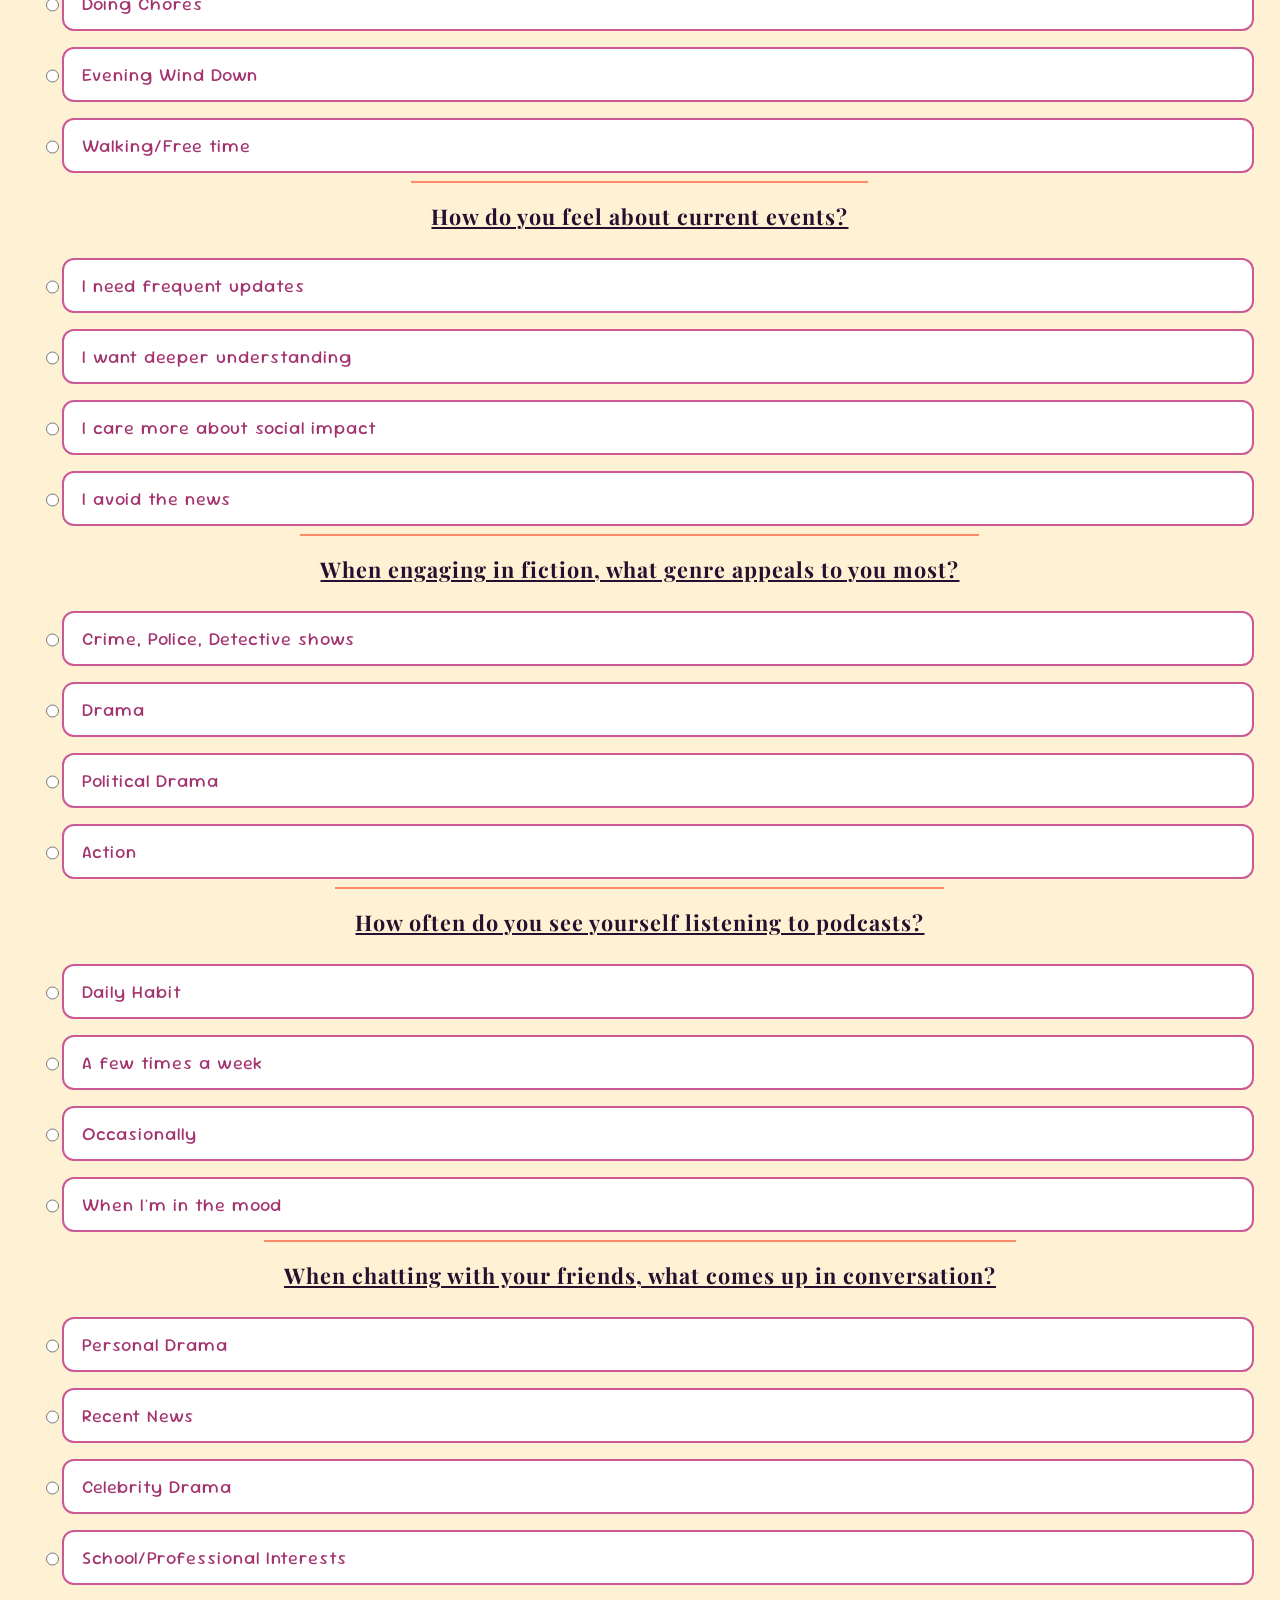
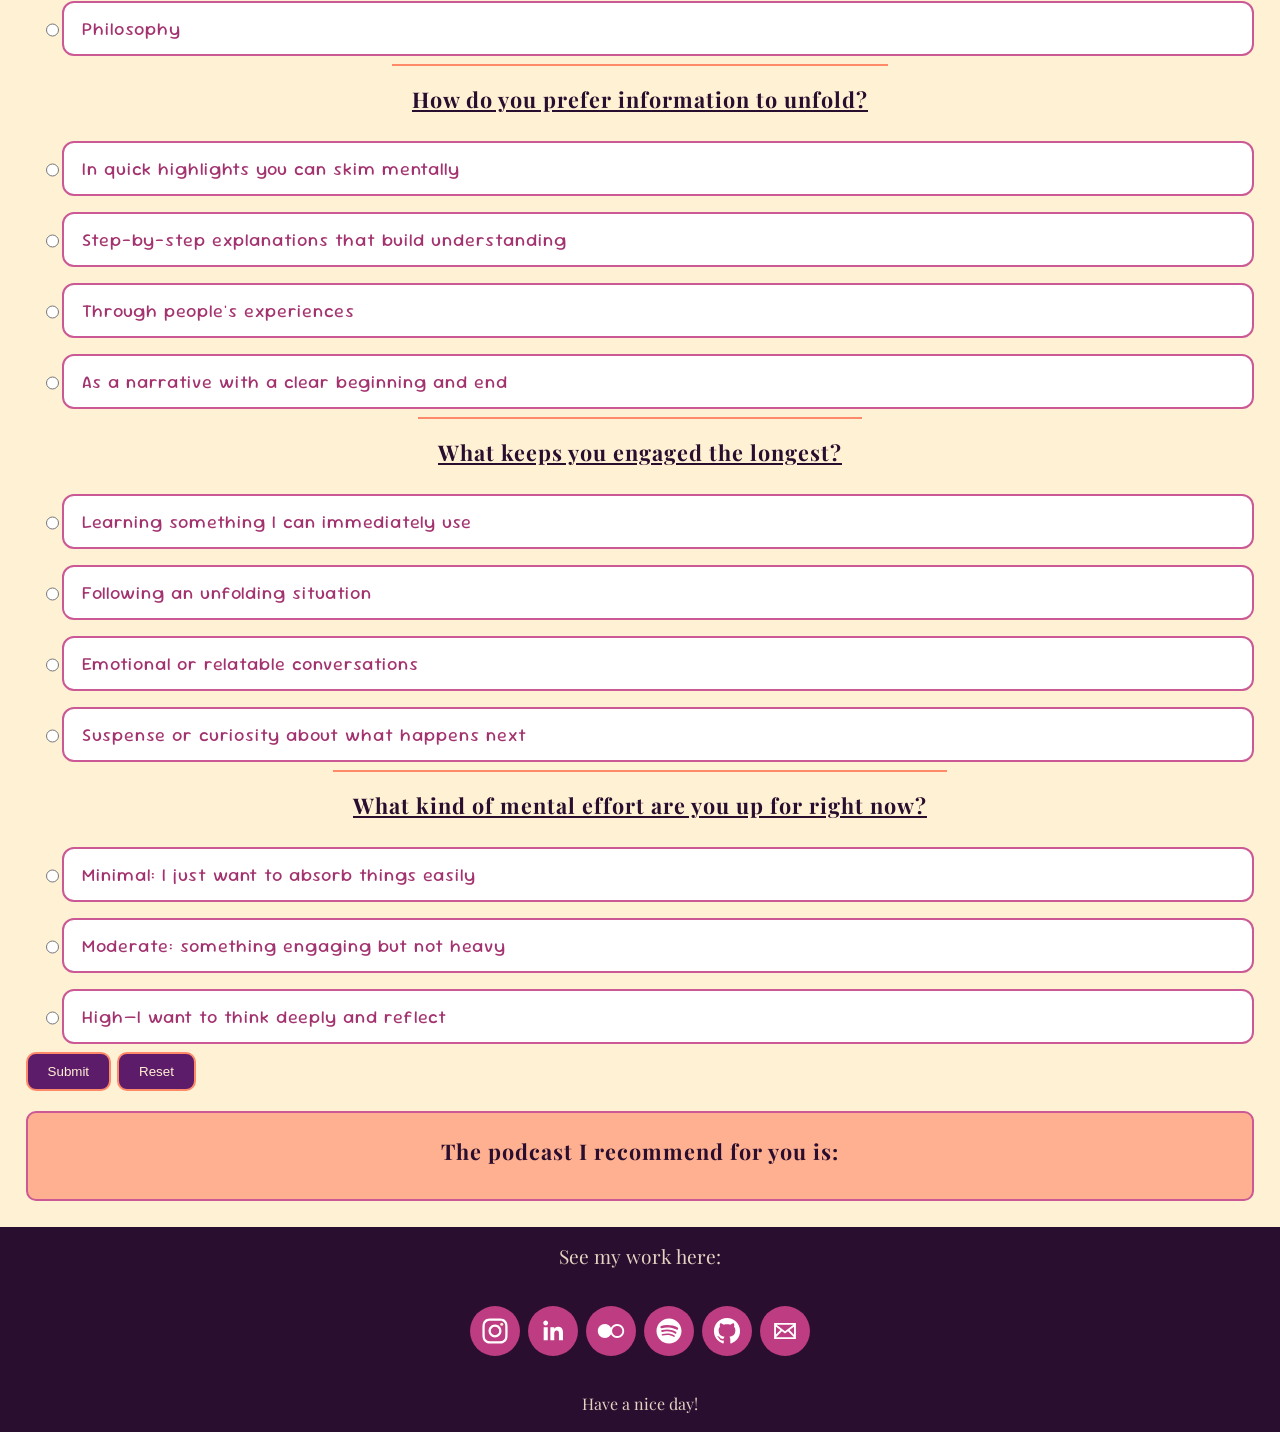
<file: recommend.html>
<!DOCTYPE html>
<html lang="en">
<head>
    <meta charset="UTF-8">
    <meta name="viewport" content="width=device-width, initial-scale=1.0">
    <title>Home Page</title>
    <link rel="stylesheet" href="css/html-reset.css">
    <link rel="stylesheet" href="css/styles.css">
    <link rel="preconnect" href="https://fonts.googleapis.com">
    <link rel="preconnect" href="https://fonts.gstatic.com" crossorigin>
    <link href="https://fonts.googleapis.com/css2?family=Inter:ital,opsz,wght@0,14..32,100..900;1,14..32,100..900&family=Playfair+Display:ital,wght@0,400..900;1,400..900&display=swap" rel="stylesheet">
    <link rel="preconnect" href="https://fonts.googleapis.com">
    <link rel="preconnect" href="https://fonts.gstatic.com" crossorigin>
    <link href="https://fonts.googleapis.com/css2?family=Sour+Gummy:ital,wght@0,100..900;1,100..900&display=swap" rel="stylesheet">
    <link rel="icon" type="image/x-icon" href="favicons/favicon.ico">
</head>
<body>
    <header>
        <div class="skip"><a href="#main">Skip to Main Content</a></div>
        <div class="flexor">
            <img class="logo" src="images/logo_transparent.png"  alt="Jess Listens logo">
            <nav class="inner-container">
                <ul>
                    <li><a href = "index.html">Home Page</a></li>
                    <li><a href = "ranking.html">Ranking</a></li>
                    <li><a href = "guessing.html">Guessing Game</a></li>
                    <li class="active"><a href= "recommend.html">Podcast 4 U!</a></li>
                </ul>
        </nav>
        </div>
      <h1>Take this quiz to get a recommended podcast!</h1>
      <img tabindex= 0 class="toggle" src="favicons/dark.png" alt="toggle dark mode">
    </header>
    <main id="main">
        <form>
            <h2>Podcast 4 U!</h2>
            <fieldset>
                <legend class="question">What are you in the mood for?</legend>
                    <div class="option">
                        <input type="radio" id="q1a" name="q1" class = "answer"
                            data-category="quickNews" data-points="1">
                        <label class="styled" for="q1a">Stay informed fast</label><br>
                    </div>

                    <div class="option">
                        <input   type="radio" id="q1b" name="q1" class = "answer"
                            data-category="deepNews" data-points="1">
                        <label class="styled" for="q1b">Understand something deeply</label><br>
                    </div>

                    <div class="option">
                        <input type="radio" id="q1c" name="q1" class = "answer"
                            data-category="shortInsight" data-points="1">
                        <label class="styled" for="q1c">Learn something new quickly</label><br>
                    </div>

                    <div class="option">
                        <input type="radio" id="q1d" name="q1" class = "answer"
                            data-category="culture" data-points="1">
                        <label class="styled" for="q1d">Hear perspectives on society</label><br>
                    </div>

                    <div class="option">
                        <input type="radio" id="q1e" name="q1" class = "answer"
                            data-category="culture" data-points="1">
                        <label class="styled" for="q1e">Escape into a story</label><br>
                    </div>
                </fieldset>

                <fieldset>
                <legend class="question">What should be the vibe of your listening experience</legend>
                    <div class="option">
                        <input type="radio" id="q2a" name="q2" class = "answer"
                            data-category="story" data-points="1" data-category2="shortInsight" data-points2="2">
                        <label   class="styled" for="q2a">Stress-free</label><br>
                    </div>

                    <div class="option">
                        <input type="radio" id="q2b" name="q2" class = "answer"
                            data-category="story" data-points="1" data-category2="culture" data-points2="1">
                        <label   class="styled" for="q2b">Exciting</label><br>
                    </div>

                    <div class="option">
                        <input type="radio" id="q2c" name="q2" class = "answer"
                            data-category="deepNews" data-points="1">
                        <label   class="styled" for="q2c">Conversational</label><br>
                    </div>

                    <div class="option">
                        <input type="radio" id="q2d" name="q2" class = "answer"
                            data-category="quickNews" data-points="2" data-category2="shortInsight" data-points2="1">
                        <label   class="styled" for="q2d">No-frills</label><br>
                    </div>

                    <div class="option">
                        <input type="radio" id="q2e" name="q2" class = "answer"
                            data-category="culture" data-points="2">
                        <label   class="styled" for="q2e">Open Minded</label><br>
                    </div>
                </fieldset>

                 <fieldset>
                     <legend class="question">What's your preference in podcast length? </legend>
                        <div class="option">
                            <input type="radio" id="q3a" name="q3" class = "answer"
                            data-category="quickNews" data-points="3" data-category2="shortInsight" data-points2="1">
                            <label   class="styled" for="q3a">5 minutes</label><br>
                        </div>
                        <div class="option">
                            <input type="radio" id="q3b" name="q3" class = "answer"
                                data-category="shortInsight" data-points="2" data-category2="deepNews" data-points2="1">
                            <label   class="styled" for="q3b">15 minutes</label><br>
                        </div>
                        <div class="option">
                            <input type="radio" id="q3c" name="q3" class = "answer"
                                data-category="deepNews" data-points="2" data-category2="culture" data-points2="1">
                            <label   class="styled" for="q3c">30 minutes</label><br>
                        </div>
                        <div class="option">
                            <input type="radio" id="q3d" name="q3" class = "answer"
                                data-category="story" data-points="2">
                            <label   class="styled" for="q3d">1 hour</label><br>
                        </div>
                    </fieldset>

                 <fieldset>
                     <legend class="question">When do you want to listen to a podcast? </legend>
                        <div class="option">
                            <input type="radio" id="q4a" name="q4" class = "answer"
                            data-category="deepNews" data-points="2" data-category2="shortInsight" data-points2="1">
                            <label class="styled" for="q4a">Morning Routine</label><br>
                        </div>
                        <div class="option">
                            <input type="radio" id="q4b" name="q4" class = "answer"
                            data-category="deepNews" data-points="1" data-category2="culture" data-points2="1">
                            <label class="styled" for="q4b">During my Commute</label><br>
                        </div>
                        <div class="option">
                            <input type="radio" id="q4c" name="q4" class = "answer"
                            data-category="story" data-points="2" data-category2="culture" data-points2="2">
                            <label class="styled" for="q4c">Doing Chores</label><br>
                        </div>
                        <div class="option">
                            <input type="radio" id="q4d" name="q4" class = "answer"
                            data-category="shortInsight" data-points="2" data-category2="story" data-points2="1">
                            <label class="styled" for="q4d">Evening Wind Down</label><br>
                        </div>
                        <div class="option">
                            <input type="radio" id="q4e" name="q4" class = "answer"
                            data-category="deepNews" data-points="2" data-category2="story" data-points2="1">
                            <label class="styled" for="q4e">Walking/Free time</label><br>
                        </div>
                    </fieldset>

                 <fieldset>
                     <legend class="question">How do you feel about current events? </legend>
                        <div class="option">
                            <input type="radio" id="q5a" name="q5" class = "answer"
                            data-category="quickNews" data-points="2" data-category2="deepNews" data-points2="1">
                            <label   class="styled" for="q5a">I need frequent updates</label><br>
                        </div>
                        <div class="option">
                            <input type="radio" id="q5b" name="q5" class = "answer"
                            data-category="deepNews" data-points="2" data-category2="shortInsight" data-points2="1">
                            <label   class="styled" for="q5b">I want deeper understanding</label><br>
                        </div>
                        <div class="option">
                            <input type="radio" id="q5c" name="q5" class = "answer"
                            data-category="shortInsight" data-points="2" data-category2="culture" data-points2="1">
                            <label   class="styled" for="q5c">I care more about social impact</label><br>
                        </div>
                        <div class="option">
                            <input type="radio" id="q5d" name="q5" class = "answer"
                            data-category="story" data-points="2" data-category2="culture" data-points2="1">
                            <label   class="styled" for="q5d">I avoid the news</label><br>
                        </div>
                    </fieldset>

                 <fieldset>
                     <legend class="question">When engaging in fiction, what genre appeals to you most? </legend>
                        <div class="option">
                            <input type="radio" id="q6a" name="q6" class = "answer"
                            data-category="story" data-points="2" data-category2="quickNews" data-points2="1">
                            <label   class="styled" for="q6a">Crime, Police, Detective shows</label><br>
                        </div>
                        <div class="option">
                            <input type="radio" id="q6b" name="q6" class = "answer"
                            data-category="culture" data-points="2" data-category2="story" data-points2="2">
                            <label   class="styled" for="q6b">Drama</label><br>
                        </div>
                        <div class="option">
                            <input type="radio" id="q6c" name="q6" class = "answer"
                            data-category="shortInsight" data-points="2">
                            <label   class="styled" for="q6c">Political Drama</label><br>
                        </div>
                        <div class="option">
                            <input type="radio" id="q6d" name="q6" class = "answer"
                            data-category="quickNews" data-points="2" data-category2="shortInsight" data-points2="1">
                            <label   class="styled" for="q6d">Action</label><br>
                        </div>
                    </fieldset>

                 <fieldset>
                     <legend class="question">How often do you see yourself listening to podcasts? </legend>
                        <div class="option">
                            <input type="radio" id="q7a" name="q7" class = "answer"
                            data-category="quickNews" data-points="2" data-category2="deepNews" data-points2="2">
                            <label   class="styled" for="q7a">Daily Habit</label><br>
                        </div>
                        <div class="option">
                            <input type="radio" id="q7b" name="q7" class = "answer"
                            data-category="culture" data-points="2" data-category2="shortInsight" data-points2="1">
                            <label   class="styled" for="q7b">A few times a week</label><br>
                        </div> 
                        <div class="option">
                            <input type="radio" id="q7c" name="q7" class = "answer"
                            data-category="shortInsight" data-points="2" data-category2="story" data-points2="2">
                            <label   class="styled" for="q7c">Occasionally</label><br>
                        </div>
                        <div class="option">
                            <input type="radio" id="q7d" name="q7" class = "answer"
                            data-category="story" data-points="2" data-category2="quickNews" data-points2="1">
                            <label   class="styled" for="q7d">When I'm in the mood</label><br>
                        </div>
                    </fieldset>

                 <fieldset>
                     <legend class="question">When chatting with your friends, what comes up in conversation? </legend>
                        <div class="option">
                            <input type="radio" id="q8a" name="q8" class = "answer"
                            data-category="culture" data-points="2">
                            <label   class="styled" for="q8a">Personal Drama</label><br>
                        </div>
                        <div class="option">
                            <input type="radio" id="q8b" name="q8" class = "answer"
                            data-category="deepNews" data-points="2">
                            <label   class="styled" for="q8b">Recent News</label><br>
                        </div>
                        <div class="option">
                            <input type="radio" id="q8c" name="q8" class = "answer"
                            data-category="story" data-points="2">
                            <label   class="styled" for="q8c">Celebrity Drama</label><br>
                        </div>
                        <div class="option">
                            <input type="radio" id="q8d" name="q8" class = "answer"
                            data-category="quickNews" data-points="2">
                            <label   class="styled" for="q8d">School/Professional Interests</label><br>
                        </div>
                        <div class="option">
                            <input type="radio" id="q8e" name="q8" class = "answer"
                            data-category="shortInsight" data-points="2">
                            <label   class="styled" for="q8e">Philosophy</label><br>
                        </div>
                    </fieldset>

                 <fieldset>
                     <legend class="question">How do you prefer information to unfold? </legend>
                        <div class="option">
                            <input type="radio" id="q9a" name="q9" class = "answer"
                            data-category="quickNews" data-points="2" data-category2="shortInsight" data-points2="1">
                            <label   class="styled" for="q9a">In quick highlights you can skim mentally</label><br>
                        </div>
                        <div class="option">
                            <input type="radio" id="q9b" name="q9" class = "answer"
                            data-category="deepNews" data-points="2">
                            <label   class="styled" for="q9b">Step-by-step explanations that build understanding</label><br>
                        </div>
                        <div class="option">
                            <input type="radio" id="q9c" name="q9" class = "answer"
                            data-category="culture" data-points="2" data-category2="story" data-points2="1">
                            <label   class="styled" for="q9c">Through people's experiences</label><br>
                        </div>
                        <div class="option">
                            <input type="radio" id="q9d" name="q9" class = "answer"
                            data-category="story" data-points="2">
                            <label class="styled" for="q9d">As a narrative with a clear beginning and end</label><br>
                        </div>
                    </fieldset>

                 <fieldset>
                     <legend class="question">What keeps you engaged the longest? </legend>
                        <div class="option">
                            <input type="radio" id="q10a" name="q10" class = "answer"
                            data-category="shortInsight" data-points="2">
                            <label   class="styled" for="q10a">Learning something I can immediately use</label><br>
                        </div>
                        <div class="option">
                            <input type="radio" id="q10b" name="q10" class = "answer"
                            data-category="deepNews" data-points="2" data-category2="quickNews" data-points2="1">
                            <label   class="styled" for="q10b">Following an unfolding situation</label><br>
                        </div>
                        <div class="option">
                            <input type="radio" id="q10c" name="q10" class = "answer"
                            data-category="culture" data-points="2">
                            <label   class="styled" for="q10c">Emotional or relatable conversations</label><br>
                        </div>
                        <div class="option">
                            <input type="radio" id="q10d" name="q10" class = "answer"
                            data-category="story" data-points="2">
                            <label   class="styled" for="q10d">Suspense or curiosity about what happens next</label><br>
                        </div>
                    </fieldset>

                 <fieldset>
                     <legend class="question">What kind of mental effort are you up for right now? </legend>
                        <div class="option">
                            <input type="radio" id="q11a" name="q11" class = "answer"
                            data-category="quickNews" data-points="2" data-category2="story" data-points2="1">
                            <label   class="styled" for="q11a">Minimal: I just want to absorb things easily</label><br>
                        </div>
                        <div class="option">
                            <input type="radio" id="q11b" name="q11" class = "answer"
                            data-category="shortInsight" data-points="2" data-category2="culture" data-points2="1">
                            <label   class="styled" for="q11b">Moderate: something engaging but not heavy</label><br>
                        </div>
                        <div class="option">
                            <input type="radio" id="q11c" name="q11" class = "answer"
                            data-category="deepNews" data-points="2">
                            <label   class="styled" for="q11c">High—I want to think deeply and reflect</label><br>
                        </div>
                    </fieldset>

                <div class="end">
                    <input id="submit" type="submit" value="Submit">
                    <input id="reset" type="reset" value="Reset">
                </div>
        </form>

        <section class="results">
            <h2>The podcast I recommend for you is:</h2>
            <div class="result"></div>
        </section>
    </main>
    <footer>
        <h2>See my work here:</h2>
        <!-- Social Media Icon Set Made With NiftyButtons.com -->
        <div class="social-icons" style="display: flex; gap: 8px; flex-wrap: wrap; justify-content: flex-start;">
        <a class="bubble" href="https://www.instagram.com/jess.donoho/" target="_blank" rel="noopener" style="display: inline-flex; align-items: center; justify-content: center; width: 36px; height: 36px; padding: 7px; background: rgba(190, 60, 129, 1); border-radius: 50%; color: #fff1d3; text-decoration: none;" onmouseover="this.style.transform='translateY(-4px)'; " onmouseout="this.style.transform=''; this.style.filter=''; this.style.animation='';">
            <svg class="niftybutton-instagram" data-donate="true" data-tag="ins" data-name="Instagram" viewBox="0 0 512 512" preserveAspectRatio="xMidYMid meet" width="36px" height="36px" style="width: 36px; height: 36px; display: block; fill: #fff1d3;"><title>Instagram social icon</title>
            <path d="M256 109.3c47.8 0 53.4 0.2 72.3 1 17.4 0.8 26.9 3.7 33.2 6.2 8.4 3.2 14.3 7.1 20.6 13.4 6.3 6.3 10.1 12.2 13.4 20.6 2.5 6.3 5.4 15.8 6.2 33.2 0.9 18.9 1 24.5 1 72.3s-0.2 53.4-1 72.3c-0.8 17.4-3.7 26.9-6.2 33.2 -3.2 8.4-7.1 14.3-13.4 20.6 -6.3 6.3-12.2 10.1-20.6 13.4 -6.3 2.5-15.8 5.4-33.2 6.2 -18.9 0.9-24.5 1-72.3 1s-53.4-0.2-72.3-1c-17.4-0.8-26.9-3.7-33.2-6.2 -8.4-3.2-14.3-7.1-20.6-13.4 -6.3-6.3-10.1-12.2-13.4-20.6 -2.5-6.3-5.4-15.8-6.2-33.2 -0.9-18.9-1-24.5-1-72.3s0.2-53.4 1-72.3c0.8-17.4 3.7-26.9 6.2-33.2 3.2-8.4 7.1-14.3 13.4-20.6 6.3-6.3 12.2-10.1 20.6-13.4 6.3-2.5 15.8-5.4 33.2-6.2C202.6 109.5 208.2 109.3 256 109.3M256 77.1c-48.6 0-54.7 0.2-73.8 1.1 -19 0.9-32.1 3.9-43.4 8.3 -11.8 4.6-21.7 10.7-31.7 20.6 -9.9 9.9-16.1 19.9-20.6 31.7 -4.4 11.4-7.4 24.4-8.3 43.4 -0.9 19.1-1.1 25.2-1.1 73.8 0 48.6 0.2 54.7 1.1 73.8 0.9 19 3.9 32.1 8.3 43.4 4.6 11.8 10.7 21.7 20.6 31.7 9.9 9.9 19.9 16.1 31.7 20.6 11.4 4.4 24.4 7.4 43.4 8.3 19.1 0.9 25.2 1.1 73.8 1.1s54.7-0.2 73.8-1.1c19-0.9 32.1-3.9 43.4-8.3 11.8-4.6 21.7-10.7 31.7-20.6 9.9-9.9 16.1-19.9 20.6-31.7 4.4-11.4 7.4-24.4 8.3-43.4 0.9-19.1 1.1-25.2 1.1-73.8s-0.2-54.7-1.1-73.8c-0.9-19-3.9-32.1-8.3-43.4 -4.6-11.8-10.7-21.7-20.6-31.7 -9.9-9.9-19.9-16.1-31.7-20.6 -11.4-4.4-24.4-7.4-43.4-8.3C310.7 77.3 304.6 77.1 256 77.1L256 77.1z" fill="#fff1d3"></path>
            <path d="M256 164.1c-50.7 0-91.9 41.1-91.9 91.9s41.1 91.9 91.9 91.9 91.9-41.1 91.9-91.9S306.7 164.1 256 164.1zM256 315.6c-32.9 0-59.6-26.7-59.6-59.6s26.7-59.6 59.6-59.6 59.6 26.7 59.6 59.6S288.9 315.6 256 315.6z" fill="#fff1d3"></path>
            <circle cx="351.5" cy="160.5" r="21.5" fill="#fff1d3"></circle>
        </svg>
        </a>
        <a class="bubble" href="https://www.linkedin.com/in/jessica-donoho/" target="_blank" rel="noopener" style="display: inline-flex; align-items: center; justify-content: center; width: 36px; height: 36px; padding: 7px; background: rgba(190, 60, 129, 1); border-radius: 50%; color: #fff1d3; text-decoration: none;" onmouseover="this.style.transform='translateY(-4px)'; " onmouseout="this.style.transform=''; this.style.filter=''; this.style.animation='';">
            <svg class="niftybutton-linkedin" data-donate="true" data-tag="lin" data-name="LinkedIn" viewBox="0 0 512 512" preserveAspectRatio="xMidYMid meet" width="36px" height="36px" style="width: 36px; height: 36px; display: block; fill: #fff1d3;"><title>LinkedIn social icon</title>
            <path d="M186.4 142.4c0 19-15.3 34.5-34.2 34.5 -18.9 0-34.2-15.4-34.2-34.5 0-19 15.3-34.5 34.2-34.5C171.1 107.9 186.4 123.4 186.4 142.4zM181.4 201.3h-57.8V388.1h57.8V201.3zM273.8 201.3h-55.4V388.1h55.4c0 0 0-69.3 0-98 0-26.3 12.1-41.9 35.2-41.9 21.3 0 31.5 15 31.5 41.9 0 26.9 0 98 0 98h57.5c0 0 0-68.2 0-118.3 0-50-28.3-74.2-68-74.2 -39.6 0-56.3 30.9-56.3 30.9v-25.2H273.8z" fill="#fff1d3"></path>
        </svg>
        </a>
        <a class="bubble" href="https://www.flickr.com/photos/201592639@N07/" target="_blank" rel="noopener" style="display: inline-flex; align-items: center; justify-content: center; width: 36px; height: 36px; padding: 7px; background: rgba(190, 60, 129, 1); border-radius: 50%; color: #fff1d3; text-decoration: none;" onmouseover="this.style.transform='translateY(-4px)'; " onmouseout="this.style.transform=''; this.style.filter=''; this.style.animation='';">
            <svg class="niftybutton-flickr" data-donate="true" data-tag="fli" data-name="Flickr" viewBox="0 0 512 512" preserveAspectRatio="xMidYMid meet" width="36px" height="36px" style="width: 36px; height: 36px; display: block; fill: #fff1d3;"><title>Flickr social icon</title>
            <path d="M344.5 156.9c-38.7 0-72.1 22.1-88.5 54.4 -16.4-32.3-49.8-54.4-88.5-54.4 -54.8 0-99.1 44.4-99.1 99.1 0 54.8 44.4 99.1 99.1 99.1 38.6 0 72.1-22.1 88.5-54.4 16.4 32.3 49.8 54.4 88.5 54.4 54.8 0 99.1-44.4 99.1-99.1C443.6 201.2 399.2 156.9 344.5 156.9zM344.5 328.7c-40.1 0-72.7-32.6-72.7-72.7s32.6-72.7 72.7-72.7 72.7 32.6 72.7 72.7C417.2 296.1 384.6 328.7 344.5 328.7z" fill="#fff1d3"></path>
        </svg>
        </a>
        <a class="bubble" href="https://open.spotify.com/user/lolkittty?si=62988325d5844cb1" target="_blank" rel="noopener" style="display: inline-flex; align-items: center; justify-content: center; width: 36px; height: 36px; padding: 7px; background: rgba(190, 60, 129, 1); border-radius: 50%; color: #fff1d3; text-decoration: none;" onmouseover="this.style.transform='translateY(-4px)'; " onmouseout="this.style.transform=''; this.style.filter=''; this.style.animation='';">
            <svg class="niftybutton-spotify" data-donate="true" data-tag="spo" data-name="Spotify" viewBox="0 0 512 512" preserveAspectRatio="xMidYMid meet" width="36px" height="36px" style="width: 36px; height: 36px; display: block; fill: #fff1d3;"><title>Spotify social icon</title>
            <path d="M256 78c-98.3 0-178 79.7-178 178 0 98.31 79.7 178 178 178 98.31 0 178-79.69 178-178 0-98.3-79.69-178-178-178zm81.63 256.73a11.09 11.09 0 0 1-15.26 3.68c-41.8-25.53-94.4-31.31-156.37-17.16a11.1 11.1 0 0 1-4.93-21.64c67.8-15.49 125.96-8.82 172.88 19.86a11.1 11.1 0 0 1 3.68 15.26zm21.79-48.47a13.88 13.88 0 0 1-19.1 4.57c-47.84-29.4-120.77-37.92-177.36-20.74a13.9 13.9 0 0 1-17.32-9.25 13.9 13.9 0 0 1 9.25-17.3c64.65-19.62 145.01-10.12 199.96 23.64a13.87 13.87 0 0 1 4.56 19.08zm1.87-50.47c-57.37-34.07-152.02-37.2-206.8-20.58a16.65 16.65 0 1 1-9.66-31.87c62.88-19.08 167.4-15.4 233.45 23.81a16.63 16.63 0 0 1 5.82 22.82 16.63 16.63 0 0 1-22.8 5.82h-.01z" fill="#fff1d3"></path>
        </svg>
        </a>
        <a class="bubble" href="https://github.com/jessicadonoho" target="_blank" rel="noopener" style="display: inline-flex; align-items: center; justify-content: center; width: 36px; height: 36px; padding: 7px; background: rgba(190, 60, 129, 1); border-radius: 50%; color: #fff1d3; text-decoration: none;" onmouseover="this.style.transform='translateY(-4px)'; " onmouseout="this.style.transform=''; this.style.filter=''; this.style.animation='';">
            <svg class="niftybutton-github" data-donate="true" data-tag="git" data-name="Github" viewBox="0 0 512 512" preserveAspectRatio="xMidYMid meet" width="36px" height="36px" style="width: 36px; height: 36px; display: block; fill: #fff1d3;"><title>Github social icon</title>
            <path d="M256 70.7c-102.6 0-185.9 83.2-185.9 185.9 0 82.1 53.3 151.8 127.1 176.4 9.3 1.7 12.3-4 12.3-8.9V389.4c-51.7 11.3-62.5-21.9-62.5-21.9 -8.4-21.5-20.6-27.2-20.6-27.2 -16.9-11.5 1.3-11.3 1.3-11.3 18.7 1.3 28.5 19.2 28.5 19.2 16.6 28.4 43.5 20.2 54.1 15.4 1.7-12 6.5-20.2 11.8-24.9 -41.3-4.7-84.7-20.6-84.7-91.9 0-20.3 7.3-36.9 19.2-49.9 -1.9-4.7-8.3-23.6 1.8-49.2 0 0 15.6-5 51.1 19.1 14.8-4.1 30.7-6.2 46.5-6.3 15.8 0.1 31.7 2.1 46.6 6.3 35.5-24 51.1-19.1 51.1-19.1 10.1 25.6 3.8 44.5 1.8 49.2 11.9 13 19.1 29.6 19.1 49.9 0 71.4-43.5 87.1-84.9 91.7 6.7 5.8 12.8 17.1 12.8 34.4 0 24.9 0 44.9 0 51 0 4.9 3 10.7 12.4 8.9 73.8-24.6 127-94.3 127-176.4C441.9 153.9 358.6 70.7 256 70.7z" fill="#fff1d3"></path>
        </svg>
        </a>
        <a class="bubble" href="mailto:jdonoho@umich.edu" target="_blank" rel="noopener" style="display: inline-flex; align-items: center; justify-content: center; width: 36px; height: 36px; padding: 7px; background: rgba(190, 60, 129, 1); border-radius: 50%; color: #fff1d3; text-decoration: none;" onmouseover="this.style.transform='translateY(-4px)'; " onmouseout="this.style.transform=''; this.style.filter=''; this.style.animation='';">
            <svg class="niftybutton-email" data-donate="true" data-tag="ema" data-name="Email" viewBox="0 0 512 512" preserveAspectRatio="xMidYMid meet" width="36px" height="36px" style="width: 36px; height: 36px; display: block; fill: #fff1d3;"><title>Email icon</title>
            <path d="M101.3 141.6v228.9h0.3 308.4 0.8V141.6H101.3zM375.7 167.8l-119.7 91.5 -119.6-91.5H375.7zM127.6 194.1l64.1 49.1 -64.1 64.1V194.1zM127.8 344.2l84.9-84.9 43.2 33.1 43-32.9 84.7 84.7L127.8 344.2 127.8 344.2zM384.4 307.8l-64.4-64.4 64.4-49.3V307.8z" fill="#fff1d3"></path>
        </svg>
        </a>
        </div>
        <p>Have a nice day!</p>
    </footer>
    <script src="js/quiz.js"></script>
    <script src="js/toggle.js"></script>
</body>
</html>
</file>
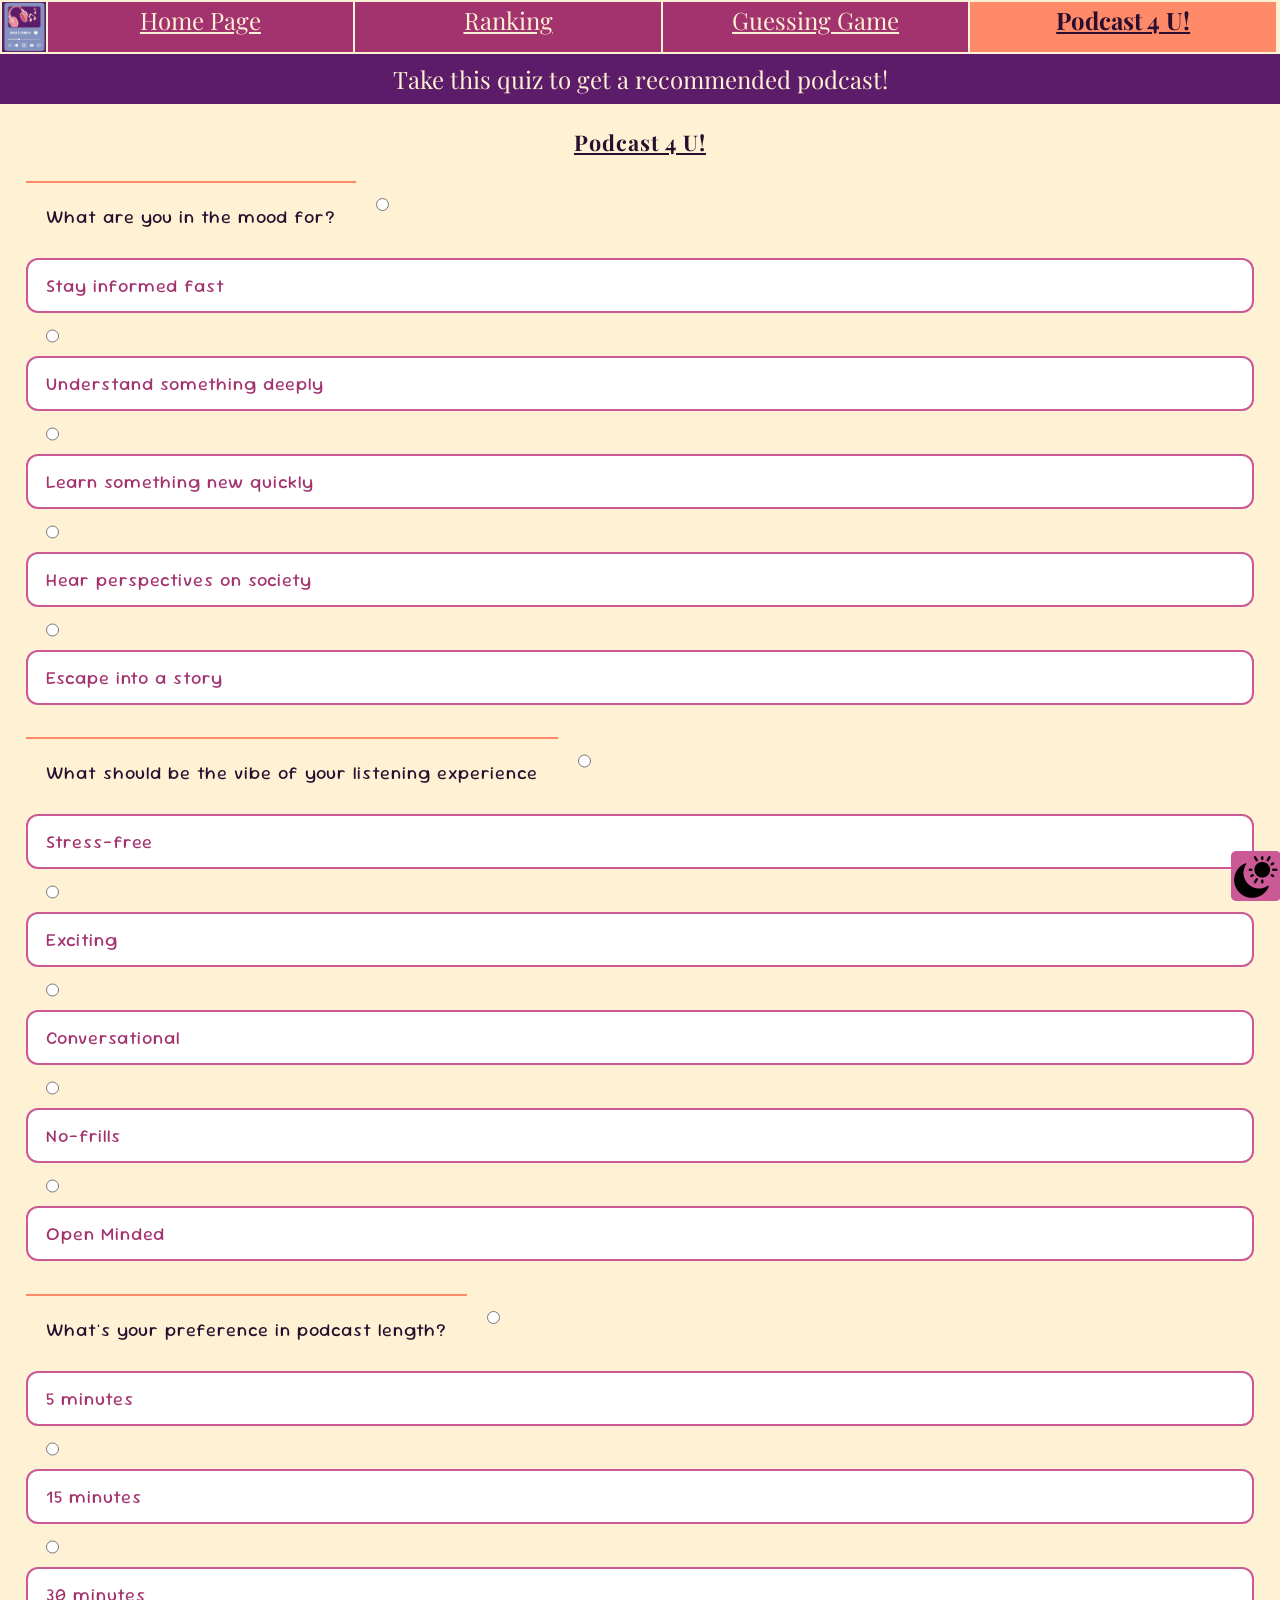
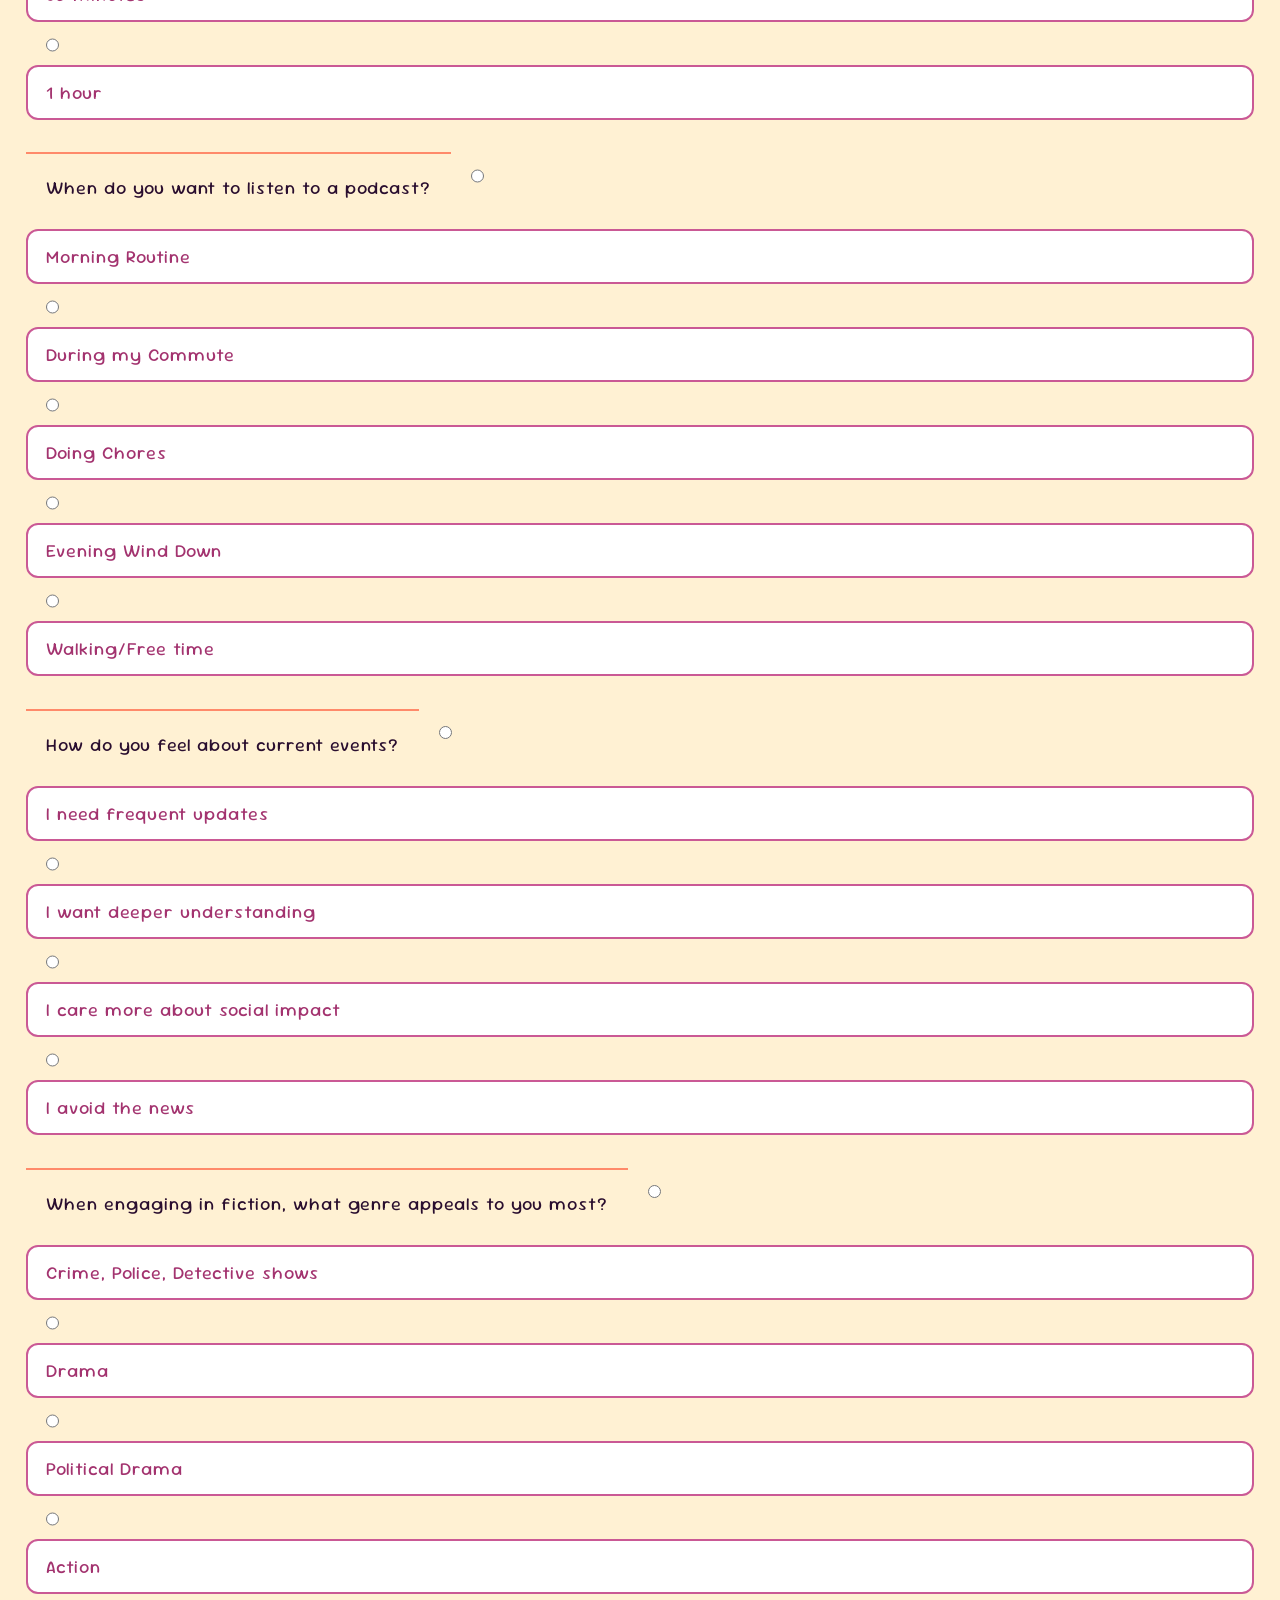
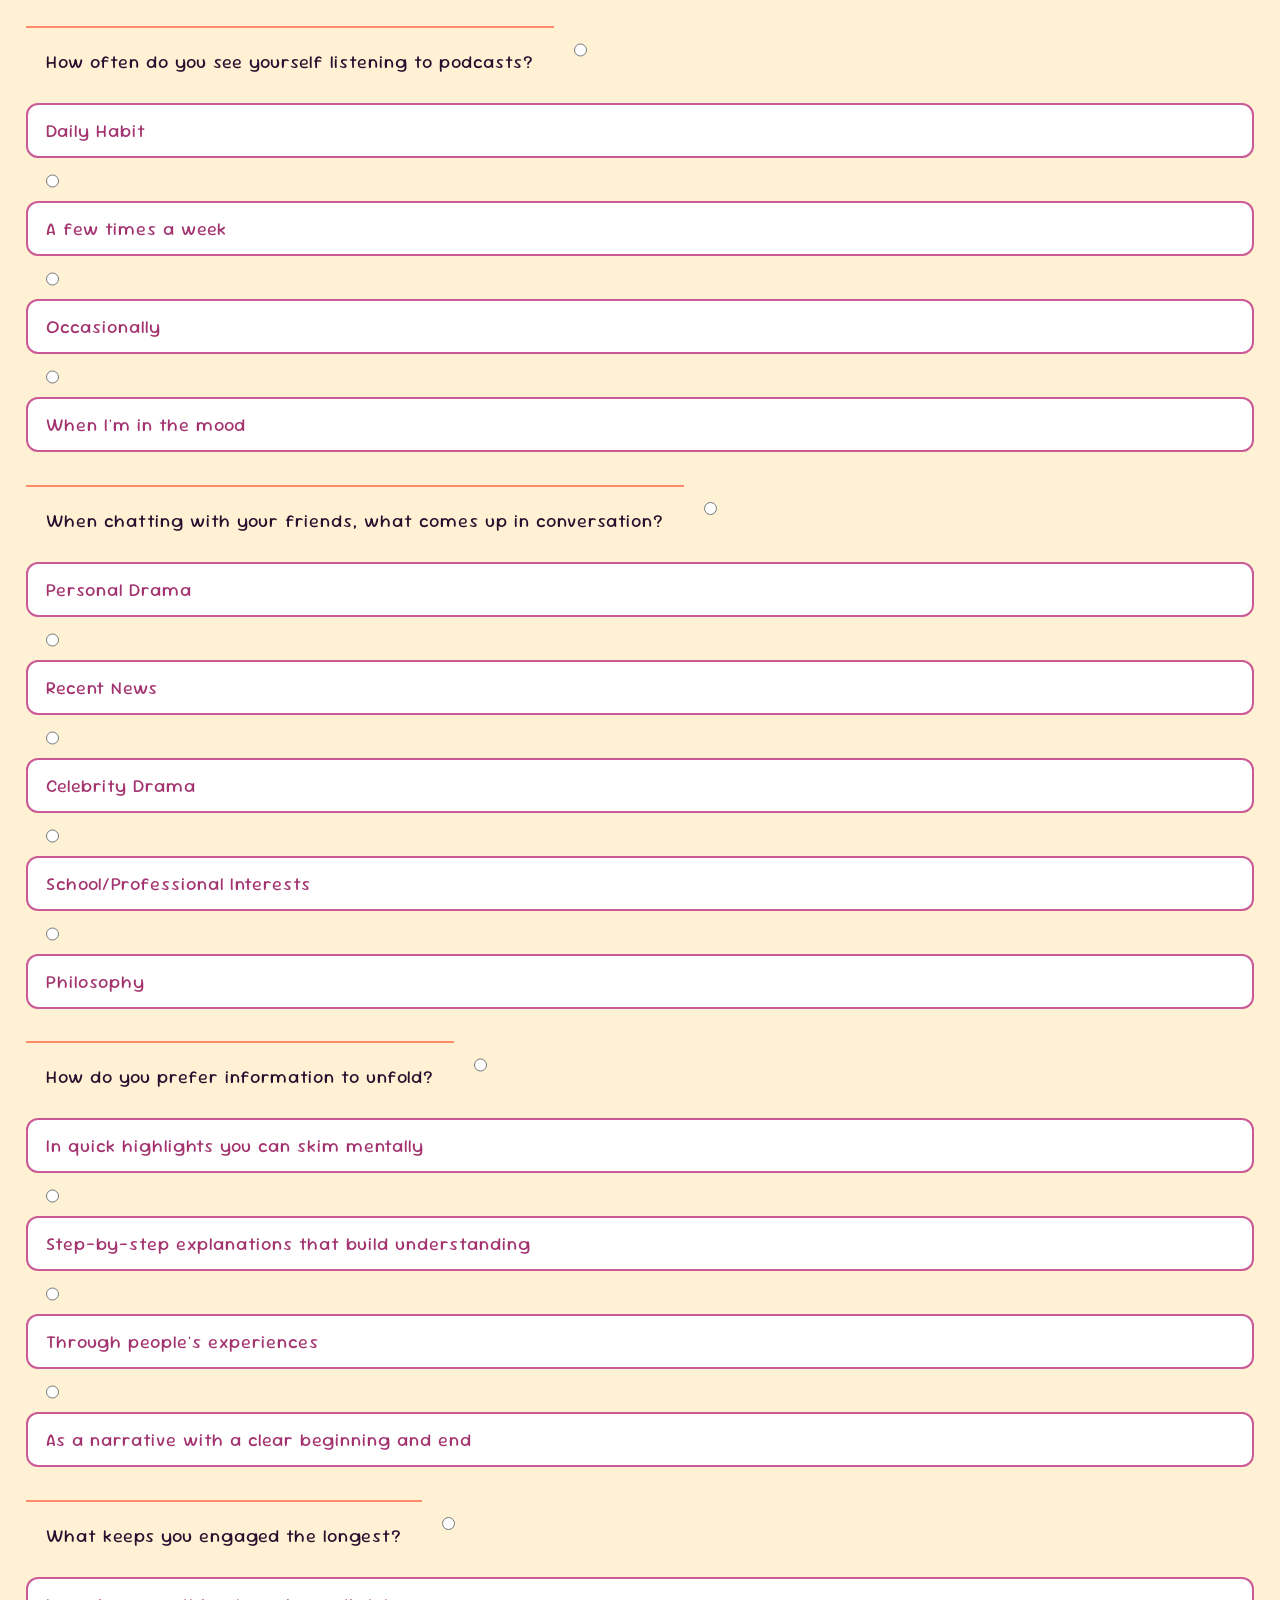
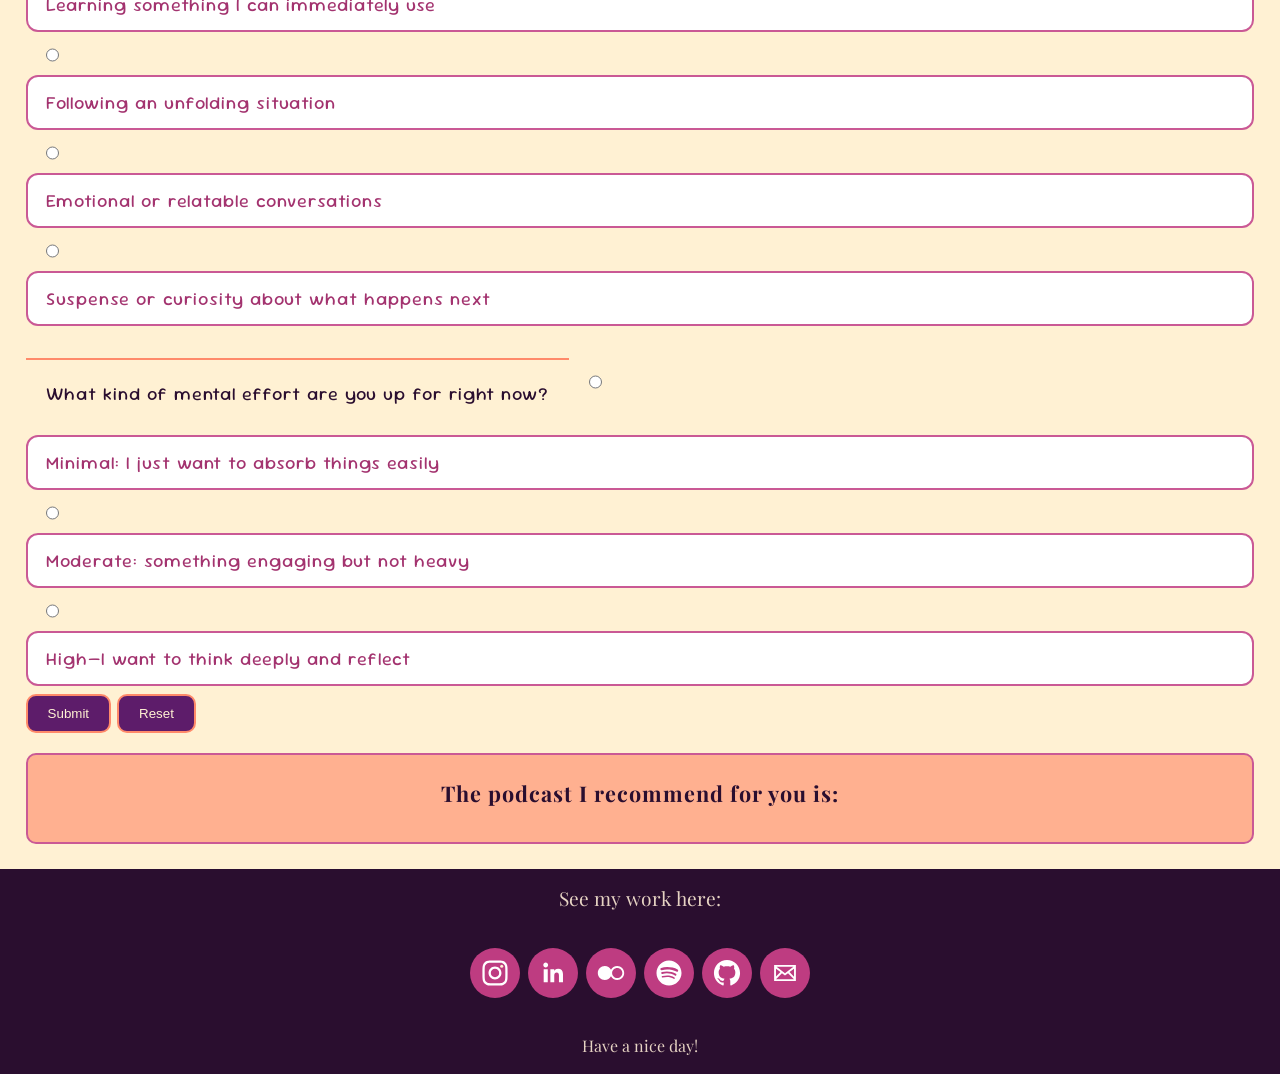
<file: recommend_og.html>
<!DOCTYPE html>
<html lang="en">
<head>
    <meta charset="UTF-8">
    <meta name="viewport" content="width=device-width, initial-scale=1.0">
    <title>Home Page</title>
    <link rel="stylesheet" href="css/html-reset.css">
    <link rel="stylesheet" href="css/styles.css">
    <link rel="preconnect" href="https://fonts.googleapis.com">
    <link rel="preconnect" href="https://fonts.gstatic.com" crossorigin>
    <link href="https://fonts.googleapis.com/css2?family=Inter:ital,opsz,wght@0,14..32,100..900;1,14..32,100..900&family=Playfair+Display:ital,wght@0,400..900;1,400..900&display=swap" rel="stylesheet">
    <link rel="preconnect" href="https://fonts.googleapis.com">
    <link rel="preconnect" href="https://fonts.gstatic.com" crossorigin>
    <link href="https://fonts.googleapis.com/css2?family=Sour+Gummy:ital,wght@0,100..900;1,100..900&display=swap" rel="stylesheet">
</head>
<body>
    <header>
        <div class="skip"><a href="#main">Skip to Main Content</a></div>
        <div class="flexor">
            <img class="logo" src="images/logo transparent.png" alt="logo">
            <nav class="inner-container">
                <ul>
                    <li><a href = "index.html">Home Page</a></li>
                    <li><a href = "ranking.html">Ranking</a></li>
                    <li><a href = "guessing.html">Guessing Game</a></li>
                    <li class="active"><a href= "recommend.html">Podcast 4 U!</a></li>
                </ul>
        </div>
        </nav>
      <h1>Take this quiz to get a recommended podcast!</h1>
      <img tabindex= 0 class="toggle" src="favicons/dark.png" alt="toggle dark mode">
    </header>
    <main id="main">
        <form action="">
            <fieldset>
                <legend>Podcast 4 U!</legend>
                <p class="question">What are you in the mood for?</p>
                    <input type="radio" id="q1a" name="q1" class = "answer"
                        data-category="quickNews" data-points="1">
                    <label class="styled" for="q1a">Stay informed fast</label><br>

                    <input   type="radio" id="q1b" name="q1" class = "answer"
                        data-category="deepNews" data-points="1">
                    <label class="styled" for="q1b">Understand something deeply</label><br>

                    <input type="radio" id="q1c" name="q1" class = "answer"
                        data-category="shortInsight" data-points="1">
                    <label class="styled" for="q1c">Learn something new quickly</label><br>

                    <input type="radio" id="q1d" name="q1" class = "answer"
                        data-category="culture" data-points="1">
                    <label class="styled" for="q1d">Hear perspectives on society</label><br>

                    <input type="radio" id="q1e" name="q1" class = "answer"
                        data-category="culture" data-points="1">
                    <label class="styled" for="q1e">Escape into a story</label><br>

                <p class="question">What should be the vibe of your listening experience</p>
                    <input type="radio" id="q2a" name="q2" class = "answer"
                        data-category="story" data-points="1" data-category2="shortInsight" data-points="2">
                    <label   class="styled" for="q2a">Stress-free</label><br>

                    <input type="radio" id="q2b" name="q2" class = "answer"
                        data-category="story" data-points="1" data-category2="culture" data-points2="1">
                    <label   class="styled" for="q2b">Exciting</label><br>

                    <input type="radio" id="q2c" name="q2" class = "answer"
                        data-category="deepNews" data-points="1">
                    <label   class="styled" for="q2c">Conversational</label><br>

                    <input type="radio" id="q2d" name="q2" class = "answer"
                        data-category="quickNews" data-points="2" data-category2="shortInsight" data-points2="1">
                    <label   class="styled" for="q2d">No-frills</label><br>

                    <input type="radio" id="q2e" name="q2" class = "answer"
                        data-category="culture" data-points="2">
                    <label   class="styled" for="q2e">Open Minded</label><br>

                <p class="question">What's your preference in podcast length?</p>
                    <input type="radio" id="q3a" name="q3" class = "answer"
                    data-category="quickNews" data-points="3" data-category2="shortInsight" data-points2="1">
                    <label   class="styled" for="q3a">5 minutes</label><br>

                    <input type="radio" id="q3b" name="q3" class = "answer"
                        data-category="shortInsight" data-points="2" data-category2="deepNews" data-points2="1">
                    <label   class="styled" for="q3b">15 minutes</label><br>

                    <input type="radio" id="q3c" name="q3" class = "answer"
                        data-category="deepNews" data-points="2" data-category2="culture" data-points2="1">
                    <label   class="styled" for="q3c">30 minutes</label><br>

                    <input type="radio" id="q3d" name="q3" class = "answer"
                        data-category="story" data-points="2">
                    <label   class="styled" for="q3d">1 hour</label><br>

                <p class="question">When do you want to listen to a podcast?</p>
                    <input type="radio" id="q4a" name="q4" class = "answer"
                    data-category="deepNews" data-points="2" data-category2="shortInsight" data-points2="1">
                    <label   class="styled" for="q4a">Morning Routine</label><br>

                    <input type="radio" id="q4b" name="q4" class = "answer"
                    data-category="deepNews" data-points="1" data-category2="culture" data-points2="1">
                    <label   class="styled" for="q4b">During my Commute</label><br>

                    <input type="radio" id="q4c" name="q4" class = "answer"
                    data-category="story" data-points="2" data-category2="culture" data-points2="2">
                    <label   class="styled" for="q4c">Doing Chores</label><br>

                    <input type="radio" id="q4d" name="q4" class = "answer"
                    data-category="shortInsight" data-points="2" data-category2="story" data-points2="1">
                    <label   class="styled" for="q4d">Evening Wind Down</label><br>

                    <input type="radio" id="q4e" name="q4" class = "answer"
                    data-category="deepNews" data-points="2" data-category2="story" data-points2="1">
                    <label   class="styled" for="q4e">Walking/Free time</label><br>

                <p class="question">How do you feel about current events?</p>
                    <input type="radio" id="q5a" name="q5" class = "answer"
                    data-category="quickNews" data-points="2" data-category2="deepNews" data-points2="1">
                    <label   class="styled" for="q5a">I need frequent updates</label><br>

                    <input type="radio" id="q5b" name="q5" class = "answer"
                    data-category="deepNews" data-points="2" data-category2="shortInsight" data-points2="1">
                    <label   class="styled" for="q5b">I want deeper understanding</label><br>

                    <input type="radio" id="q5c" name="q5" class = "answer"
                    data-category="shortInsight" data-points="2" data-category2="culture" data-points2="1">
                    <label   class="styled" for="q5c">I care more about social impact</label><br>

                    <input type="radio" id="q5d" name="q5" class = "answer"
                    data-category="story" data-points="2" data-category2="culture" data-points2="1">
                    <label   class="styled" for="q5d">I avoid the news</label><br>

                <p class="question">When engaging in fiction, what genre appeals to you most?</p>
                    <input type="radio" id="q6a" name="q6" class = "answer"
                    data-category="story" data-points="2" data-category2="quickNews" data-points2="1">
                    <label   class="styled" for="q6a">Crime, Police, Detective shows</label><br>

                    <input type="radio" id="q6b" name="q6" class = "answer"
                    data-category="culture" data-points="2" data-category2="story" data-points2="2">
                    <label   class="styled" for="q6b">Drama</label><br>

                    <input type="radio" id="q6c" name="q6" class = "answer"
                    data-category="shortInsight" data-points="2">
                    <label   class="styled" for="q6c">Political Drama</label><br>

                    <input type="radio" id="q6d" name="q6" class = "answer"
                    data-category="quickNews" data-points="2" data-category2="shortInsight" data-points2="1">
                    <label   class="styled" for="q6d">Action</label><br>

                <p class="question">How often do you see yourself listening to podcasts?</p>
                    <input type="radio" id="q7a" name="q7" class = "answer"
                    data-category="quickNews" data-points="2" data-category2="deepNews" data-points2="2">
                    <label   class="styled" for="q7a">Daily Habit</label><br>

                    <input type="radio" id="q7b" name="q7" class = "answer"
                    data-category="culture" data-points="2" data-category2="shortInsight" data-points2="1">
                    <label   class="styled" for="q7b">A few times a week</label><br>

                    <input type="radio" id="q7c" name="q7" class = "answer"
                    data-category="shortInsight" data-points="2" data-category2="story" data-points2="2">
                    <label   class="styled" for="q7c">Occasionally</label><br>

                    <input type="radio" id="q7d" name="q7" class = "answer"
                    data-category="story" data-points="2" data-category2="quickNews" data-points2="1">
                    <label   class="styled" for="q7d">When I'm in the mood</label><br>

                <p class="question">When chatting with your friends, what comes up in conversation?</p>
                    <input type="radio" id="q8a" name="q8" class = "answer"
                    data-category="culture" data-points="2">
                    <label   class="styled" for="q8a">Personal Drama</label><br>

                    <input type="radio" id="q8b" name="q8" class = "answer"
                    data-category="deepNews" data-points="2">
                    <label   class="styled" for="q8b">Recent News</label><br>

                    <input type="radio" id="q8c" name="q8" class = "answer"
                    data-category="story" data-points="2">
                    <label   class="styled" for="q8c">Celebrity Drama</label><br>

                    <input type="radio" id="q8d" name="q8" class = "answer"
                    data-category="quickNews" data-points="2">
                    <label   class="styled" for="q8d">School/Professional Interests</label><br>

                    <input type="radio" id="q8e" name="q8" class = "answer"
                    data-category="shortInsight" data-points="2">
                    <label   class="styled" for="q8e">Philosophy</label><br>

                <p class="question">How do you prefer information to unfold?</p>
                    <input type="radio" id="q9a" name="q9" class = "answer"
                    data-category="quickNews" data-points="2" data-category2="shortInsight" data-points2="1">
                    <label   class="styled" for="q9a">In quick highlights you can skim mentally</label><br>

                    <input type="radio" id="q9b" name="q9" class = "answer"
                    data-category="deepNews" data-points="2">
                    <label   class="styled" for="q9b">Step-by-step explanations that build understanding</label><br>

                    <input type="radio" id="q9c" name="q9" class = "answer"
                    data-category="culture" data-points="2" data-category2="story" data-points2="1">
                    <label   class="styled" for="q9c">Through people's experiences</label><br>

                    <input type="radio" id="q9d" name="q9" class = "answer"
                    data-category="story" data-points="2">
                    <label   class="styled" for="q9d">As a narrative with a clear beginning and end</label><br>

                <p class="question">What keeps you engaged the longest?</p>
                    <input type="radio" id="q10a" name="q10" class = "answer"
                    data-category="shortInsight" data-points="2">
                    <label   class="styled" for="q10a">Learning something I can immediately use</label><br>

                    <input type="radio" id="q10b" name="q10" class = "answer"
                    data-category="deepNews" data-points="2" data-category2="quickNews" data-points2="1">
                    <label   class="styled" for="q10b">Following an unfolding situation</label><br>

                    <input type="radio" id="q10c" name="q10" class = "answer"
                    data-category="culture" data-points="2">
                    <label   class="styled" for="q10c">Emotional or relatable conversations</label><br>

                    <input type="radio" id="q10d" name="q10" class = "answer"
                    data-category="story" data-points="2">
                    <label   class="styled" for="q10d">Suspense or curiosity about what happens next</label><br>

                <p class="question">What kind of mental effort are you up for right now?</p>
                    <input type="radio" id="q11a" name="q11" class = "answer"
                    data-category="quickNews" data-points="2" data-category2="story" data-points2="1">
                    <label   class="styled" for="q11a">Minimal: I just want to absorb things easily</label><br>

                    <input type="radio" id="q11b" name="q11" class = "answer"
                    data-category="shortInsight" data-points="2" data-category2="culture" data-points2="1">
                    <label   class="styled" for="q11b">Moderate: something engaging but not heavy</label><br>

                    <input type="radio" id="q11c" name="q11" class = "answer"
                    data-category="deepNews" data-points="2">
                    <label   class="styled" for="q11c">High—I want to think deeply and reflect</label><br>

                <div class="end">
                    <input id="submit" type="submit" value="Submit">
                    <input id="reset" type="reset" value="Reset">
                </div>
            </fieldset>
        </form>

        <section class="results">
            <h2>The podcast I recommend for you is:</h2>
            <div class="result"></div>
        </section>
    </main>
    <footer>
        <h2>See my work here:</h2>
        <!-- Social Media Icon Set Made With NiftyButtons.com -->
        <div class="social-icons" style="display: flex; gap: 8px; flex-wrap: wrap; justify-content: flex-start;">
        <a class="bubble" href="https://www.instagram.com/jess.donoho/" target="_blank" rel="noopener" style="display: inline-flex; align-items: center; justify-content: center; width: 36px; height: 36px; padding: 7px; background: rgba(190, 60, 129, 1); border-radius: 50%; color: #fff1d3; transition: all 0.3s ease; text-decoration: none;" onmouseover="this.style.transform='translateY(-4px)'; " onmouseout="this.style.transform=''; this.style.filter=''; this.style.animation='';">
            <svg class="niftybutton-instagram" data-donate="true" data-tag="ins" data-name="Instagram" viewBox="0 0 512 512" preserveAspectRatio="xMidYMid meet" width="36px" height="36px" style="width: 36px; height: 36px; display: block; fill: #fff1d3;"><title>Instagram social icon</title>
            <path d="M256 109.3c47.8 0 53.4 0.2 72.3 1 17.4 0.8 26.9 3.7 33.2 6.2 8.4 3.2 14.3 7.1 20.6 13.4 6.3 6.3 10.1 12.2 13.4 20.6 2.5 6.3 5.4 15.8 6.2 33.2 0.9 18.9 1 24.5 1 72.3s-0.2 53.4-1 72.3c-0.8 17.4-3.7 26.9-6.2 33.2 -3.2 8.4-7.1 14.3-13.4 20.6 -6.3 6.3-12.2 10.1-20.6 13.4 -6.3 2.5-15.8 5.4-33.2 6.2 -18.9 0.9-24.5 1-72.3 1s-53.4-0.2-72.3-1c-17.4-0.8-26.9-3.7-33.2-6.2 -8.4-3.2-14.3-7.1-20.6-13.4 -6.3-6.3-10.1-12.2-13.4-20.6 -2.5-6.3-5.4-15.8-6.2-33.2 -0.9-18.9-1-24.5-1-72.3s0.2-53.4 1-72.3c0.8-17.4 3.7-26.9 6.2-33.2 3.2-8.4 7.1-14.3 13.4-20.6 6.3-6.3 12.2-10.1 20.6-13.4 6.3-2.5 15.8-5.4 33.2-6.2C202.6 109.5 208.2 109.3 256 109.3M256 77.1c-48.6 0-54.7 0.2-73.8 1.1 -19 0.9-32.1 3.9-43.4 8.3 -11.8 4.6-21.7 10.7-31.7 20.6 -9.9 9.9-16.1 19.9-20.6 31.7 -4.4 11.4-7.4 24.4-8.3 43.4 -0.9 19.1-1.1 25.2-1.1 73.8 0 48.6 0.2 54.7 1.1 73.8 0.9 19 3.9 32.1 8.3 43.4 4.6 11.8 10.7 21.7 20.6 31.7 9.9 9.9 19.9 16.1 31.7 20.6 11.4 4.4 24.4 7.4 43.4 8.3 19.1 0.9 25.2 1.1 73.8 1.1s54.7-0.2 73.8-1.1c19-0.9 32.1-3.9 43.4-8.3 11.8-4.6 21.7-10.7 31.7-20.6 9.9-9.9 16.1-19.9 20.6-31.7 4.4-11.4 7.4-24.4 8.3-43.4 0.9-19.1 1.1-25.2 1.1-73.8s-0.2-54.7-1.1-73.8c-0.9-19-3.9-32.1-8.3-43.4 -4.6-11.8-10.7-21.7-20.6-31.7 -9.9-9.9-19.9-16.1-31.7-20.6 -11.4-4.4-24.4-7.4-43.4-8.3C310.7 77.3 304.6 77.1 256 77.1L256 77.1z" fill="#fff1d3"></path>
            <path d="M256 164.1c-50.7 0-91.9 41.1-91.9 91.9s41.1 91.9 91.9 91.9 91.9-41.1 91.9-91.9S306.7 164.1 256 164.1zM256 315.6c-32.9 0-59.6-26.7-59.6-59.6s26.7-59.6 59.6-59.6 59.6 26.7 59.6 59.6S288.9 315.6 256 315.6z" fill="#fff1d3"></path>
            <circle cx="351.5" cy="160.5" r="21.5" fill="#fff1d3"></circle>
        </svg>
        </a>
        <a class="bubble" href="https://www.linkedin.com/in/jessica-donoho/" target="_blank" rel="noopener" style="display: inline-flex; align-items: center; justify-content: center; width: 36px; height: 36px; padding: 7px; background: rgba(190, 60, 129, 1); border-radius: 50%; color: #fff1d3; transition: all 0.3s ease; text-decoration: none;" onmouseover="this.style.transform='translateY(-4px)'; " onmouseout="this.style.transform=''; this.style.filter=''; this.style.animation='';">
            <svg class="niftybutton-linkedin" data-donate="true" data-tag="lin" data-name="LinkedIn" viewBox="0 0 512 512" preserveAspectRatio="xMidYMid meet" width="36px" height="36px" style="width: 36px; height: 36px; display: block; fill: #fff1d3;"><title>LinkedIn social icon</title>
            <path d="M186.4 142.4c0 19-15.3 34.5-34.2 34.5 -18.9 0-34.2-15.4-34.2-34.5 0-19 15.3-34.5 34.2-34.5C171.1 107.9 186.4 123.4 186.4 142.4zM181.4 201.3h-57.8V388.1h57.8V201.3zM273.8 201.3h-55.4V388.1h55.4c0 0 0-69.3 0-98 0-26.3 12.1-41.9 35.2-41.9 21.3 0 31.5 15 31.5 41.9 0 26.9 0 98 0 98h57.5c0 0 0-68.2 0-118.3 0-50-28.3-74.2-68-74.2 -39.6 0-56.3 30.9-56.3 30.9v-25.2H273.8z" fill="#fff1d3"></path>
        </svg>
        </a>
        <a class="bubble" href="https://www.flickr.com/photos/201592639@N07/" target="_blank" rel="noopener" style="display: inline-flex; align-items: center; justify-content: center; width: 36px; height: 36px; padding: 7px; background: rgba(190, 60, 129, 1); border-radius: 50%; color: #fff1d3; transition: all 0.3s ease; text-decoration: none;" onmouseover="this.style.transform='translateY(-4px)'; " onmouseout="this.style.transform=''; this.style.filter=''; this.style.animation='';">
            <svg class="niftybutton-flickr" data-donate="true" data-tag="fli" data-name="Flickr" viewBox="0 0 512 512" preserveAspectRatio="xMidYMid meet" width="36px" height="36px" style="width: 36px; height: 36px; display: block; fill: #fff1d3;"><title>Flickr social icon</title>
            <path d="M344.5 156.9c-38.7 0-72.1 22.1-88.5 54.4 -16.4-32.3-49.8-54.4-88.5-54.4 -54.8 0-99.1 44.4-99.1 99.1 0 54.8 44.4 99.1 99.1 99.1 38.6 0 72.1-22.1 88.5-54.4 16.4 32.3 49.8 54.4 88.5 54.4 54.8 0 99.1-44.4 99.1-99.1C443.6 201.2 399.2 156.9 344.5 156.9zM344.5 328.7c-40.1 0-72.7-32.6-72.7-72.7s32.6-72.7 72.7-72.7 72.7 32.6 72.7 72.7C417.2 296.1 384.6 328.7 344.5 328.7z" fill="#fff1d3"></path>
        </svg>
        </a>
        <a class="bubble" href="https://open.spotify.com/user/lolkittty?si=62988325d5844cb1" target="_blank" rel="noopener" style="display: inline-flex; align-items: center; justify-content: center; width: 36px; height: 36px; padding: 7px; background: rgba(190, 60, 129, 1); border-radius: 50%; color: #fff1d3; transition: all 0.3s ease; text-decoration: none;" onmouseover="this.style.transform='translateY(-4px)'; " onmouseout="this.style.transform=''; this.style.filter=''; this.style.animation='';">
            <svg class="niftybutton-spotify" data-donate="true" data-tag="spo" data-name="Spotify" viewBox="0 0 512 512" preserveAspectRatio="xMidYMid meet" width="36px" height="36px" style="width: 36px; height: 36px; display: block; fill: #fff1d3;"><title>Spotify social icon</title>
            <path d="M256 78c-98.3 0-178 79.7-178 178 0 98.31 79.7 178 178 178 98.31 0 178-79.69 178-178 0-98.3-79.69-178-178-178zm81.63 256.73a11.09 11.09 0 0 1-15.26 3.68c-41.8-25.53-94.4-31.31-156.37-17.16a11.1 11.1 0 0 1-4.93-21.64c67.8-15.49 125.96-8.82 172.88 19.86a11.1 11.1 0 0 1 3.68 15.26zm21.79-48.47a13.88 13.88 0 0 1-19.1 4.57c-47.84-29.4-120.77-37.92-177.36-20.74a13.9 13.9 0 0 1-17.32-9.25 13.9 13.9 0 0 1 9.25-17.3c64.65-19.62 145.01-10.12 199.96 23.64a13.87 13.87 0 0 1 4.56 19.08zm1.87-50.47c-57.37-34.07-152.02-37.2-206.8-20.58a16.65 16.65 0 1 1-9.66-31.87c62.88-19.08 167.4-15.4 233.45 23.81a16.63 16.63 0 0 1 5.82 22.82 16.63 16.63 0 0 1-22.8 5.82h-.01z" fill="#fff1d3"></path>
        </svg>
        </a>
        <a class="bubble" href="https://github.com/jessicadonoho" target="_blank" rel="noopener" style="display: inline-flex; align-items: center; justify-content: center; width: 36px; height: 36px; padding: 7px; background: rgba(190, 60, 129, 1); border-radius: 50%; color: #fff1d3; transition: all 0.3s ease; text-decoration: none;" onmouseover="this.style.transform='translateY(-4px)'; " onmouseout="this.style.transform=''; this.style.filter=''; this.style.animation='';">
            <svg class="niftybutton-github" data-donate="true" data-tag="git" data-name="Github" viewBox="0 0 512 512" preserveAspectRatio="xMidYMid meet" width="36px" height="36px" style="width: 36px; height: 36px; display: block; fill: #fff1d3;"><title>Github social icon</title>
            <path d="M256 70.7c-102.6 0-185.9 83.2-185.9 185.9 0 82.1 53.3 151.8 127.1 176.4 9.3 1.7 12.3-4 12.3-8.9V389.4c-51.7 11.3-62.5-21.9-62.5-21.9 -8.4-21.5-20.6-27.2-20.6-27.2 -16.9-11.5 1.3-11.3 1.3-11.3 18.7 1.3 28.5 19.2 28.5 19.2 16.6 28.4 43.5 20.2 54.1 15.4 1.7-12 6.5-20.2 11.8-24.9 -41.3-4.7-84.7-20.6-84.7-91.9 0-20.3 7.3-36.9 19.2-49.9 -1.9-4.7-8.3-23.6 1.8-49.2 0 0 15.6-5 51.1 19.1 14.8-4.1 30.7-6.2 46.5-6.3 15.8 0.1 31.7 2.1 46.6 6.3 35.5-24 51.1-19.1 51.1-19.1 10.1 25.6 3.8 44.5 1.8 49.2 11.9 13 19.1 29.6 19.1 49.9 0 71.4-43.5 87.1-84.9 91.7 6.7 5.8 12.8 17.1 12.8 34.4 0 24.9 0 44.9 0 51 0 4.9 3 10.7 12.4 8.9 73.8-24.6 127-94.3 127-176.4C441.9 153.9 358.6 70.7 256 70.7z" fill="#fff1d3"></path>
        </svg>
        </a>
        <a class="bubble" href="mailto:jdonoho@umich.edu" target="_blank" rel="noopener" style="display: inline-flex; align-items: center; justify-content: center; width: 36px; height: 36px; padding: 7px; background: rgba(190, 60, 129, 1); border-radius: 50%; color: #fff1d3; transition: all 0.3s ease; text-decoration: none;" onmouseover="this.style.transform='translateY(-4px)'; " onmouseout="this.style.transform=''; this.style.filter=''; this.style.animation='';">
            <svg class="niftybutton-email" data-donate="true" data-tag="ema" data-name="Email" viewBox="0 0 512 512" preserveAspectRatio="xMidYMid meet" width="36px" height="36px" style="width: 36px; height: 36px; display: block; fill: #fff1d3;"><title>Email icon</title>
            <path d="M101.3 141.6v228.9h0.3 308.4 0.8V141.6H101.3zM375.7 167.8l-119.7 91.5 -119.6-91.5H375.7zM127.6 194.1l64.1 49.1 -64.1 64.1V194.1zM127.8 344.2l84.9-84.9 43.2 33.1 43-32.9 84.7 84.7L127.8 344.2 127.8 344.2zM384.4 307.8l-64.4-64.4 64.4-49.3V307.8z" fill="#fff1d3"></path>
        </svg>
        </a>
        </div>
        <p>Have a nice day!</p>
    </footer>
    <script src="js/quiz.js"></script>
    <script src="js/toggle.js"></script>
</body>
</html>
</file>
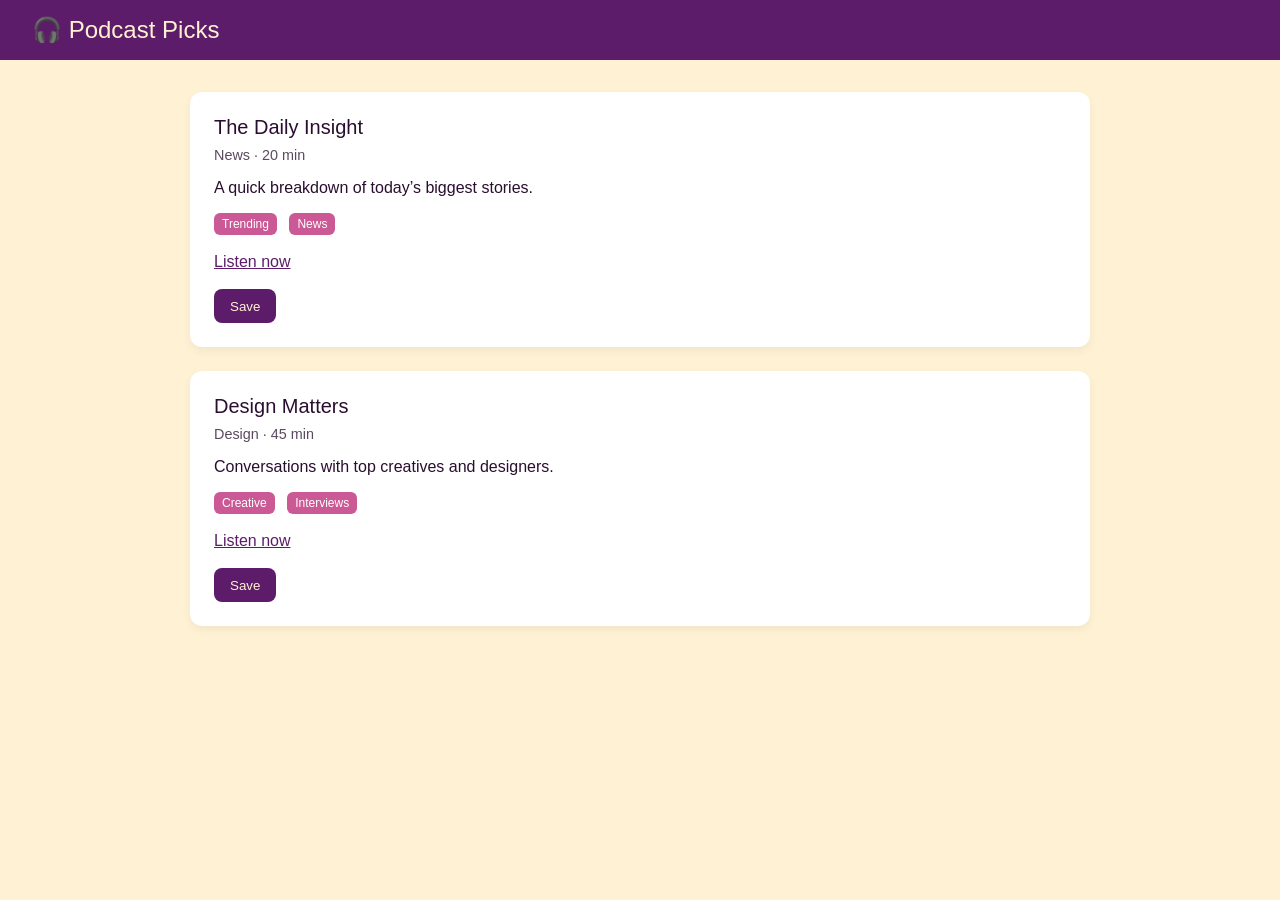
<file: test.html>
<!DOCTYPE html>
<html lang="en">
<head>
<meta charset="UTF-8">
<title>Podcast UI - Light Mode</title>
<style>
  body {
    margin: 0;
    font-family: Inter, sans-serif;
    background-color: #FFF1D3;
    color: #2A0E2F;
  }

  header {
    background: #5D1C6A;
    color: #FFF1D3;
    padding: 1rem 2rem;
    font-size: 1.5rem;
  }

  .container {
    padding: 2rem;
    max-width: 900px;
    margin: auto;
  }

  .card {
    background: #FFFFFF;
    border-radius: 12px;
    padding: 1.5rem;
    margin-bottom: 1.5rem;
    box-shadow: 0 4px 10px rgba(0,0,0,0.05);
  }

  .title {
    font-size: 1.25rem;
    margin-bottom: 0.5rem;
  }

  .meta {
    color: #5B4A5F;
    font-size: 0.9rem;
  }

  a {
    color: #5D1C6A;
    text-decoration: underline;
  }

  a:hover {
    color: #3E1248;
  }

  .tag {
    display: inline-block;
    background: #CA5995;
    color: #FFF;
    padding: 0.25rem 0.5rem;
    border-radius: 6px;
    font-size: 0.75rem;
    margin-right: 0.5rem;
  }

  button {
    background: #5D1C6A;
    color: #FFF1D3;
    border: none;
    padding: 0.6rem 1rem;
    border-radius: 8px;
    cursor: pointer;
  }

  button:hover {
    background: #3E1248;
  }
</style>
</head>
<body>

<header>🎧 Podcast Picks</header>

<div class="container">

  <div class="card">
    <div class="title">The Daily Insight</div>
    <div class="meta">News · 20 min</div>
    <p>A quick breakdown of today’s biggest stories.</p>
    <span class="tag">Trending</span>
    <span class="tag">News</span><br><br>
    <a href="#">Listen now</a><br><br>
    <button>Save</button>
  </div>

  <div class="card">
    <div class="title">Design Matters</div>
    <div class="meta">Design · 45 min</div>
    <p>Conversations with top creatives and designers.</p>
    <span class="tag">Creative</span>
    <span class="tag">Interviews</span><br><br>
    <a href="#">Listen now</a><br><br>
    <button>Save</button>
  </div>

</div>

</body>
</html>
</file>
<file: css/styles.css>
/* Color Pallet */
:root {
  /* Inspo Colors */
  --color-cream: #FFF1D3;
  --color-peach: #FFB090;
  --color-pink: #ca5995;
  --color-purple: #5D1C6A;

  /* Adjusted accessible shades */
  --color-purple-dark: #2A0E2F;
  --color-purple-darker: #1A0B1F;
  --color-purple-hover: #3E1248;
  --color-peach-hover: #FF8A6A;
  --color-pink-dark: #a3336f;

  /* whites and creams */
  --color-white: #FFFFFF;
  --color-muted-light: #5B4A5F;
  --color-muted-dark: #E6D3C3;
}

:root {
  /* Nav */
  --color-active: var(--color-peach-hover);
  --color-inactive: var(--color-pink-dark);
  --color-active-text: var(--color-purple-dark);
  --color-inactive-text: var(--color-cream);
  --color-hover: var(--color-purple-dark);
  --color-hover-text: var(--color-cream);
  --color-nav-border: var(--color-cream);

  /* Background */
  --color-bg: var(--color-cream);
  --color-surface: var(--color-white);
  --color-box-bg: var(--color-peach);

  /* Text */
  --color-text-primary: var(--color-purple-dark);
  --color-text-secondary: var(--color-muted-light);

  /* Hover and Accent */
  --color-primary: var(--color-purple);
  --color-primary-hover: var(--color-purple-hover);

  --color-accent: var(--color-pink);

  /* buttons */
  --color-button-bg: var(--color-primary);
  --color-button-text: var(--color-cream);
  --color-button-hover: var(--color-primary-hover);

  /* links */
  --color-link: var(--color-primary);
  --color-link-hover: var(--color-primary-hover);

  /* genre marker */
  --color-tag-bg: var(--color-pink-dark);
  --color-tag-text: var(--color-white);

  /* borders */
  --color-border: var(--color-active);

  /*add question colors*/
  --color-radio-bg: var(--color-white);
  --color-radio-text: var(--color-pink-dark);
}

[data-theme="dark"] {
  /* Nav */
  --color-active: var(--color-peach-hover);
  --color-inactive: var(--color-pink);
  --color-active-text: var(--color-purple-dark);
  --color-inactive-text: var(--color-cream);
  --color-hover: var(--color-purple-dark);
  --color-hover-text: var(--color-cream);
  --color-nav-border:var(--color-purple-dark);

  /* background */
  --color-bg: var(--color-purple-darker);
  --color-surface: var(--color-purple-dark);
  --color-box-bg: var(--color-purple);

  /* text */
  --color-text-primary: var(--color-cream);
  --color-text-secondary: var(--color-muted-dark);

  /* hover and accent */
  --color-primary: var(--color-peach);
  --color-primary-hover: var(--color-peach-hover);

  --color-accent: var(--color-pink);

  /* buttons */
  --color-button-bg: var(--color-peach);
  --color-button-text: var(--color-purple-darker);
  --color-button-hover: var(--color-peach-hover);

  /* links */
  --color-link: var(--color-peach);
  --color-link-hover: var(--color-peach-hover);

  /* genre markers */
  --color-tag-bg: var(--color-pink-dark);
  --color-tag-text: var(--color-white);

  /* border */
  --color-border: rgba(255,255,255,0.1);

  /*add question colors*/
  --color-radio-bg: #5B4A5F;
  --color-radio-text: var(--color-cream);
  /* background-color: #5B4A5F;
    color: var(--color-cream); */
}

/* Font */

.playfair-display-<uniquifier> {
  font-family: "Playfair Display", serif;
  font-optical-sizing: auto;
  font-weight: <weight>;
  font-style: normal;
}

.inter-<uniquifier> {
  font-family: "Inter", sans-serif;
  font-optical-sizing: auto;
  font-weight: <weight>;
  font-style: normal;
}


.sour-gummy-<uniquifier> {
  font-family: "Sour Gummy", sans-serif;
  font-optical-sizing: auto;
  font-weight: <weight>;
  font-style: normal;
  font-variation-settings:
    "wdth" 100;
}

/* Skip to Main */
.skip a{
  position: absolute;
  top: -65px;
  background-color: var(--color-white);
  padding: 5px;
}


.skip a:focus{
  position: absolute;
  top: 25px;
}


/* base theme */
header{
  background-color: var(--color-primary);
  color: var(--color-bg);
  font-family: "Playfair Display", "Cambria", "Times New Roman";
  line-height: 150%;
}

.flexor{
  display: flex;
  justify-content: center;
  flex-direction: row;
  align-items: flex-start;
  border: var(--color-nav-border) 2px solid;
}

header .logo{
  height: 120px;
  width: auto;
  justify-self: center;
  margin: auto;
}

header nav{
  flex:1;
  border-left: 2px black solid;
  border-left-color: var(--color-nav-border);
}

header nav ul li{
  border-bottom: var(--color-nav-border) 2px solid;
  /* background-color: var(--color-accent); */
  background-color: var(--color-inactive);
}
header nav ul li:last-child{
  border-bottom: var(--color-bg) 0px solid;
}

header nav ul li a{
  display: block;
  /* margin: 5% 0; */
  padding: 2% 0;
  color: var(--color-inactive-text);
  text-align:center
}

.active a{
  font-weight: 700;
  background-color: var(--color-active);
  color:var(--color-active-text);
}

header nav ul li a:hover, header nav ul li a:focus{
  background-color: var(--color-hover);
  color: var(--color-hover-text);
}

h1{
  font-size: x-large;
  text-align: center;
  padding: 1%;
  text-wrap: wrap;
}

.toggle{
  position: fixed;
  bottom: -1px;
  right:-1px;
  background: var(--color-accent);
  border: var(--color-border);
  border-radius: 5px;
}

main{
  background-color: var(--color-bg);
  color: var(--color-text-primary);
  display: grid;
  grid-template-columns: 1fr 1fr 1fr 1fr 1fr 1fr 1fr 1fr 1fr 1fr 1fr 1fr 1fr 1fr;
  gap: 20px;
  padding: 2%;
  font-family: "Sour Gummy", Inter, "Lucida Sans";
  line-height: 150%;
  letter-spacing: 1px;
  font-size: large;
}

section{
  grid-column: 1/-1;
  border: var(--color-accent) 2px double;
  padding: 2%;
  border-radius: 10px;
  background-color: var(--color-box-bg);
  display: grid;
  gap:10px;
}
section h2{
  font-size: larger;
  font-weight: 700;
  font-family: "Playfair Display";
  text-align: center;
  width: 100%;
}


h3{

    font-size: large;
    font-weight: 700;
    font-family: "Playfair Display";
    text-decoration: underline;
}

/* Index */
section img{
  width: 50%;
  grid-column: 1/-1;
  justify-self: center;
  margin: 2% 0;
}
.image-set{
  display: grid;
  grid-template-columns: 1fr 1fr 1fr;
  gap: 25px;
  justify-content: center;

}

.discovery{
  display:flex;
  flex-direction: row;
  flex-wrap: wrap;
  justify-content: center;

}
.discovery h2{
  width:100%;
}
.tip{
  background-color: var(--color-white);
  color:var(--color-pink-dark);
  padding: 10px 20px;
  border-radius: 10px;
  border: 2px solid black;
  border-color: var(--color-pink-dark);
}

.bubble{
  transition: all 0.3s ease;
}

svg path{
  fill:#fff;
}

/* .image-set{
  display: flex;
  flex-wrap: nowrap;
  flex-direction: row;
  gap: 25px;
  justify-content: center;
} */
.image-set img{
  width: 100%;
  height:fit-content;
  border: var(--color-bg) 2px dashed;
  border-radius: 10px;
  object-fit: cover;
  transform-origin: 0 0;
  transition: transform .25s, visibility .25s ease-in;
}

.image-set .horiz:first-child{
  grid-column: 1/span 1;
}
.image-set .vert{
  grid-column: 2/span 1;
}
.image-set .horiz:last-child{
  grid-column: 3/span 1;
}

.image-set img:hover{
  transform: scale(1.05);
}


.sources ul{
  display: flex;
  flex-direction: row;
  flex-wrap: wrap;
  gap: 10px;
  grid-column: 1/-1;
  justify-self: center;
  justify-content: center;
  margin-top: 2%;
}
button, .button{
  background-color: var(--color-button-bg);
  color: var(--color-button-text);
  border: var(--color-border) 2px solid;
  padding: 10px 15px;
  border-radius: 10px;
  font-size: medium;
}
button:hover, button:focus, .button:hover, .button:focus{
  background-color: var(--color-button-hover);
}

button:hover, .button:hover{
  cursor: pointer;
}



.embeds{
  display: flex;
  flex-wrap: wrap;
  justify-content: center;
  gap: 10px;
}

iframe{
  border-radius: 10px;
}

/* Credible */
main li {
  margin-left: 20px;
}
section ul{
  list-style-type: disc;
  list-style-image: url('/favicons/flower.png');
}

.podcast-tools{
  list-style: none;
}


/* collapsible from w3 */
.rankgroup{
  display: flex;
  flex-wrap: wrap;
  flex-direction: column;
  align-items: center;
}
.rankgroup h2{
  width:100%;
}
.rankgroup ul{
  display:block;
}
.rankgroup ul li:first-child{
  font-family: "Playfair Display";
  font-weight: 700;;
}


.rank{
  background-color: var(--color-bg);
  border: 3px double rgb(111, 48, 143);
  width: 70%;
  border-radius: 10px;
  flex-grow: 0;
}

button img{
  width:100%;
}

.collapsible {
    background-color: var(--color-pink-dark);
    color: white;
    cursor: pointer;
    padding: 18px;
    width: 100%;
    border: none;
    text-align: left;
    /* outline: 2px solid var(--color-accent); */
    font-size: 15px;
    font-family: "Sour Gummy", sans-serif;
  }

.collapsible img{
  border-radius: 10px;
}

button .active, .collapsible:hover, .collapsible:focus {
  background-color: var(--color-hover);
}

.content {
  padding: 0 18px;
  max-height: 0;
  overflow: auto;
  transition: max-height 0.2s ease-out;
  background-color: var(--color-inactive-text);
  color:var(--color-hover);
}

.logo{
  height:200px;
  width:auto;
}


form{
  grid-column: 1/-1;
}


.selected button{
  margin: 10px 10px;
}
.receipt{
  display:grid;
}
.selected{
  grid-column: 1/-1;
  margin: 0 20px;
}


/* Podcast 4 U */
legend {
  font-family: "Playfair Display";
  font-weight: 700;
  text-align: center;
  text-decoration: underline;
  font-size: larger;
}

.question{
  margin-top: 2%;
  border-top-color: var(--color-border);
  border-top-style: double;
  border-top-width: 2px;
}

.results{
  display: flex;
  flex-direction: column;
  align-items: center;
}
.results h2{
  width: 100%;
}
.result{
  display:flex;
  gap:.3em;
}

.tags{
  display: flex;
  gap:.3em;
}

.desc{
  width: 70%;
}

.rec{
  color:var(--color-purple-dark);
  width: 45%;
  text-align: center;
}

.rec button{
  border-color: #1A0B1F;
  margin-top: 20px;
}

/* Guessing Game: */


.guessOption{
  justify-self: center;
  width: 30%;
  display: flex;
  flex-direction: column;
}
.tag{
  text-wrap: none;
  width: fit-content;
  border-radius: 3px;
  background-color: var(--color-tag-bg);
  color: var(--color-tag-text);
  width: fit-content;
  font-size: 11px;
  padding: 0 2px;
  align-self: center;
}
.guessOption img{
  width: 100%;
  border-radius: 10px;
}

.guessAnswers{
  display: flex;
  flex-wrap: wrap;
  justify-content: center;
  justify-items: center;
  gap: 10px;
}

.flexit{
  justify-self: center;
}

.howto{
  justify-content: center;
  width:fit-content;
  justify-self: center;
}

.nextStep{
  display:flex;
  flex-direction: column;
  gap: 10px;
  align-items: center;
  align-content: center;
}

/* Questions */
fieldset{
  display: flex;
  flex-direction: row;
  flex-wrap: wrap;
  width:100%;
}

.option{
  display: flex;
  width: 100%;
}

fieldset .question{
  padding: 20px;
}
fieldset div{
  justify-self: stretch;
}

.learn-more{
  justify-self: center;
}

.styled{
  padding: 12px 18px;
  margin: 8px 0;
  border: 2px solid #ccc;
  border-color: var(--color-pink);
  border-radius: 12px;

  cursor: pointer;

  transition: all 1s ease;
  font-family: "Sour Gummy", Arial, sans-serif;
  background-color: var(--color-radio-bg);
  color: var(--color-radio-text);

  width: 100%;

}

.styled:hover, .styled:focus{
  background: var(--color-active);
  color: var(--color-active-text)
}

input[type="radio"]{
  margin-left: 20px;
}

input[type="radio"]:checked + label {
  background: var(--color-inactive);
  color: white;
  border-color: var(--color-purple-dark);
  font-weight: 700;
}

.end{
  grid-column: 1/-1;
  justify-self: center;
}

.end input{
  padding: 10px 20px;
  background-color: var(--color-button-bg);
  color: var(--color-button-text);
  border-radius: 10px;
  border: 2px black solid;
  border-color: var(--color-border);
  cursor: pointer;
}
.end input:hover, .end input:focus{
  background-color: var(--color-button-hover);
}

.selected{
  display: flex;
  flex-wrap: wrap;
  gap:20px;
  justify-content: center;
}

.rec{
  background: #FFF1D3;
  background: linear-gradient(90deg,rgba(255, 241, 211, 1) 0%, rgba(224, 163, 139, 1) 25%, rgba(224, 137, 184, 1) 70%, rgba(207, 143, 219, 1) 100%);
  display: flex;
  flex-direction: column;
  align-items: center;
  width:fit-content;
  border-radius: 10px;
  padding: 2%;
}
.rec .links{
  display: flex;
  flex-wrap: wrap;
  gap: 10px;
  justify-content: center;
  margin-bottom: 10px;
}
.rec img{
  border-radius: 10px;
  border: 4px black double;
  border-color: var(--color-purple);
  width: 178px;
  height: 178px;
}
.rec h2{
  background-color: var(--color-cream);
  padding: 10px 15px;
  color: var(--color-active-text);
  border-radius: 10px;
  margin: 10px 0 5px 0;
}


ol{
  list-style-type: upper-alpha;
}


/* Footer */
footer{
  display: flex;
  flex-direction: column;
  background-color: #2A0E2F;
  color:#E6D3C3;
  font-size: larger;
  font-family: "Playfair Display";
  align-items: center;
  gap: 20px;
}
footer h2{
  margin: 20px 0;
}
footer p{
  margin: 20px 0;
  font-size: medium;
}


@media (min-width: 600px) {
  nav ul{
    display: flex;
    height: 50px;
  }
  .flexor .logo{
    height:50px;
    width: auto;
  }

  nav ul li{
    width: 25%;
    height: 100%;
    align-items: stretch;
    border-right: 2px solid white;
    border-right-color: var(--color-nav-border);
    display:flex;
    overflow: hidden;
  }
  nav ul li a{
    width:100%;
    height: 100%;
    font-size: x-large;

  }

  .rankgroup{
    flex-direction: row;
    flex-wrap: wrap;
    justify-content: center;
    align-items: flex-start;
  }
  .rank{
    width:30%;
    display:flex;
    flex-direction: column;
  }

  .rank .add{
    align-self: center;
  }

  .rank button{
    display: flex;
    flex-direction: column;
    align-items: center;
  }
  .collapsible img{
    width: 80%;
    align-self: center;
  }
  .decor{
    width: 20%;
  }

  /* guessing game */
  .guessOption{
    width: 25%;
  }

  .guessEpisode{
    position: sticky;
  }
}

@media (min-width: 796px) {
  .guessOption{
    width: 13%;
  }
}

@media (min-width: 926px) {
  .image-set{
    overflow: auto;
    align-items: center;
  }
  .image-set .horiz{
    width: auto;
    height: 200px;
  }
  .image-set .vert{
    width: 200px;
  }
}

/* Media Query reduce motion: */
@media (prefers-reduced-motion: reduce){
  .image-set img:hover{
    transform: scale(1);
  }
  .content{
    transition: none;
  }
  .styled{
    transition:none
  }
  .niftybutton-flickr{
    transform: none;
    transition: none;
  }
  /* .social-icons a{
    transition: none !important;
    write note about this
    transform:none !important;
  } */
  .bubble{
    transition: none;
  }
}



@media (prefers-color-scheme: dark) {
  :root{
    /* Nav */
  --color-active: var(--color-peach-hover);
  --color-inactive: var(--color-pink);
  --color-active-text: var(--color-purple-dark);
  --color-inactive-text: var(--color-cream);
  --color-hover: var(--color-purple-dark);
  --color-hover-text: var(--color-cream);

  /* background */
  --color-bg: var(--color-purple-darker);
  --color-surface: var(--color-purple-dark);
  --color-box-bg: var(--color-purple);

  /* text */
  --color-text-primary: var(--color-cream);
  --color-text-secondary: var(--color-muted-dark);

  /* hover and accent */
  --color-primary: var(--color-peach);
  --color-primary-hover: var(--color-peach-hover);

  --color-accent: var(--color-pink);

  /* buttons */
  --color-button-bg: var(--color-peach);
  --color-button-text: var(--color-purple-darker);
  --color-button-hover: var(--color-peach-hover);

  /* links */
  --color-link: var(--color-peach);
  --color-link-hover: var(--color-peach-hover);

  /* genre markers */
  --color-tag-bg: var(--color-pink-dark);
  --color-tag-text: var(--color-white);

  /* border */
  --color-border: rgba(255,255,255,0.1);
  }
  .styled{
    background-color: #5B4A5F;
    color: var(--color-cream);
  }
}

@media (min-width: 1250px) {
  .rankgroup .rank{
    width: 17%;
  }
}
</file>
